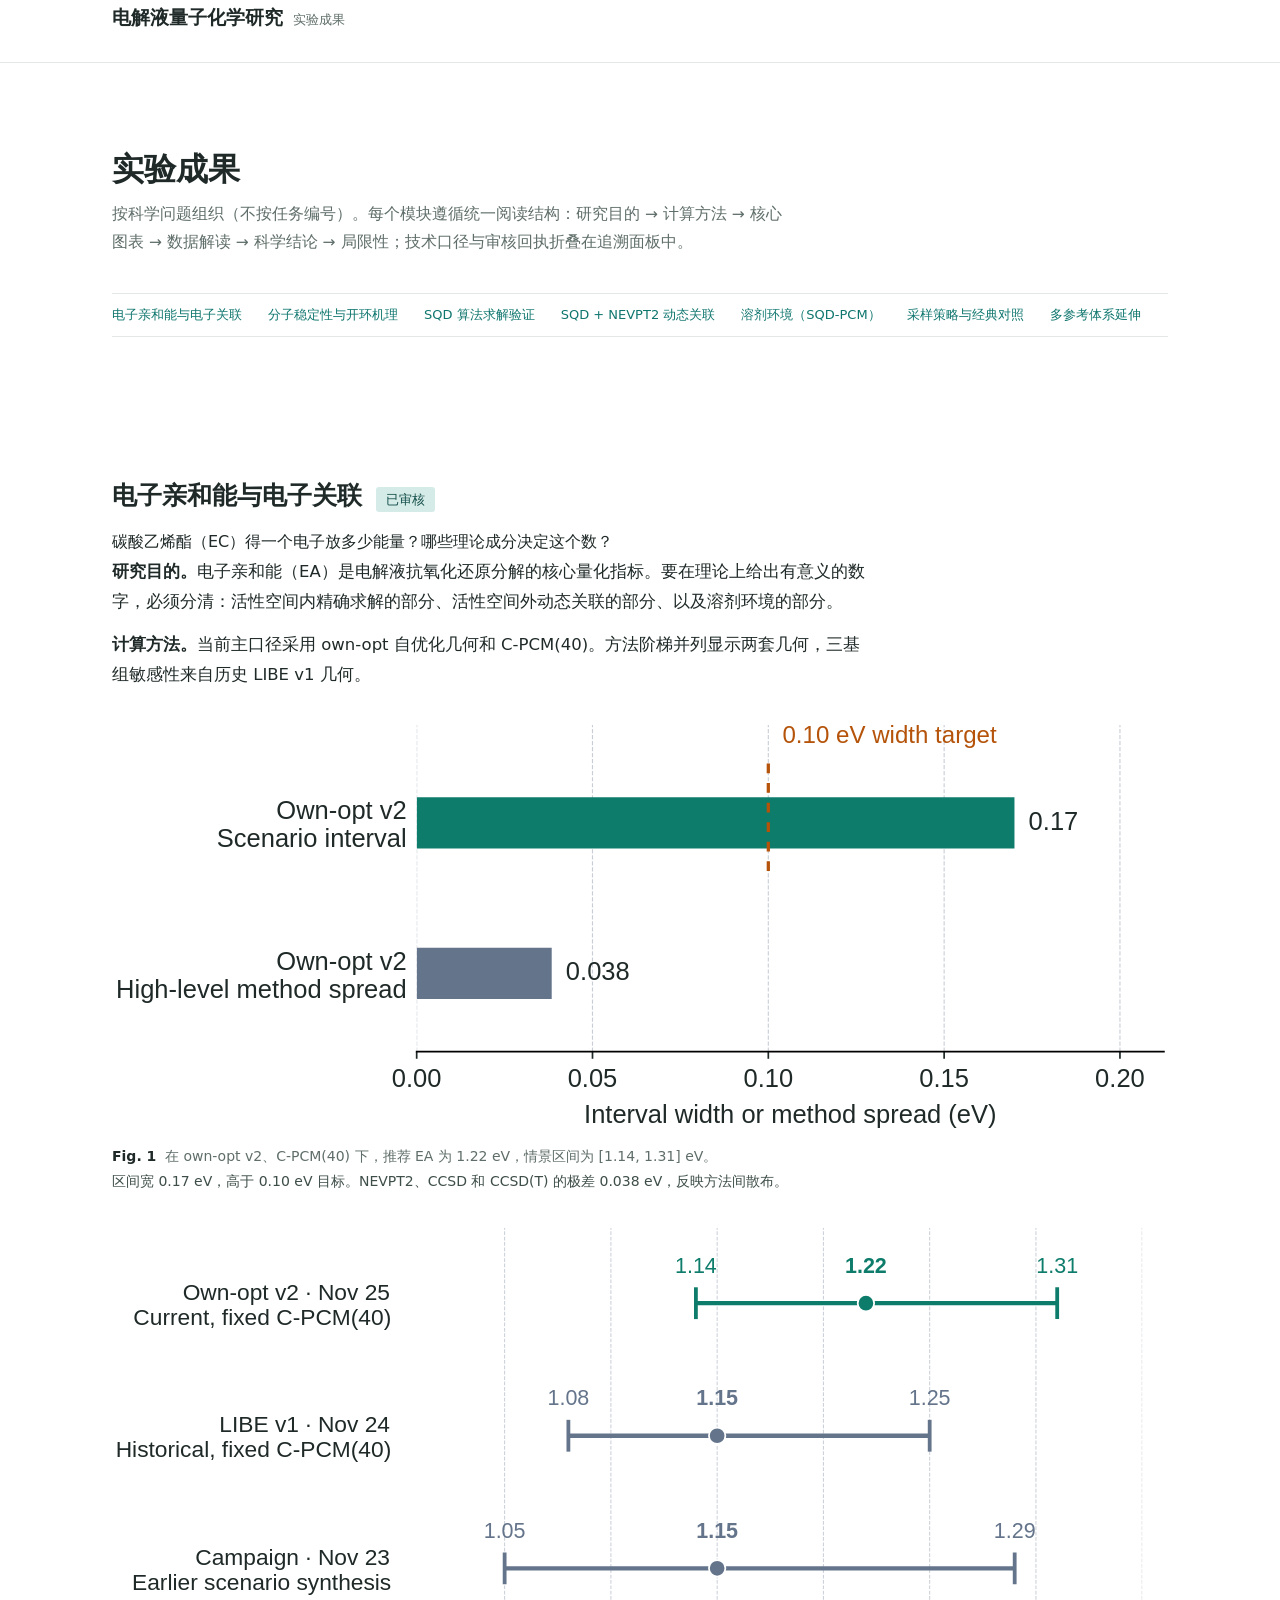
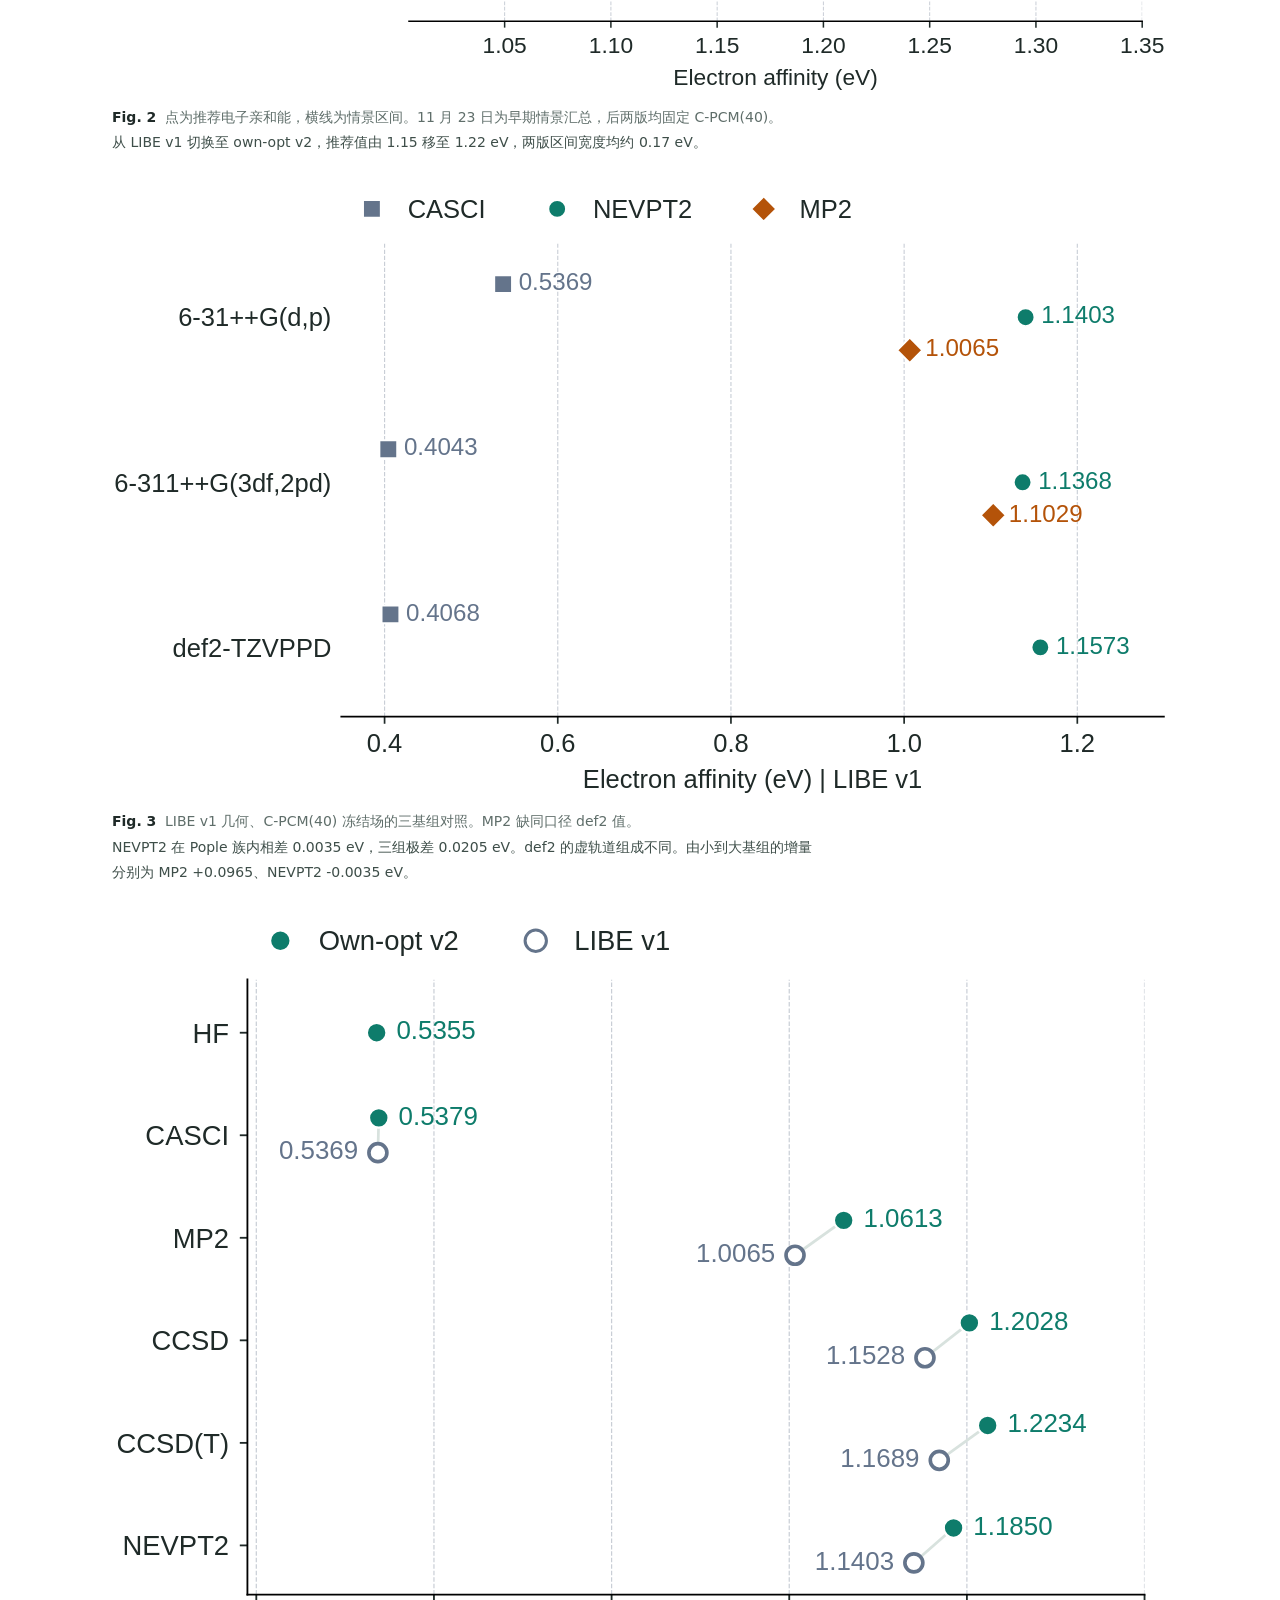
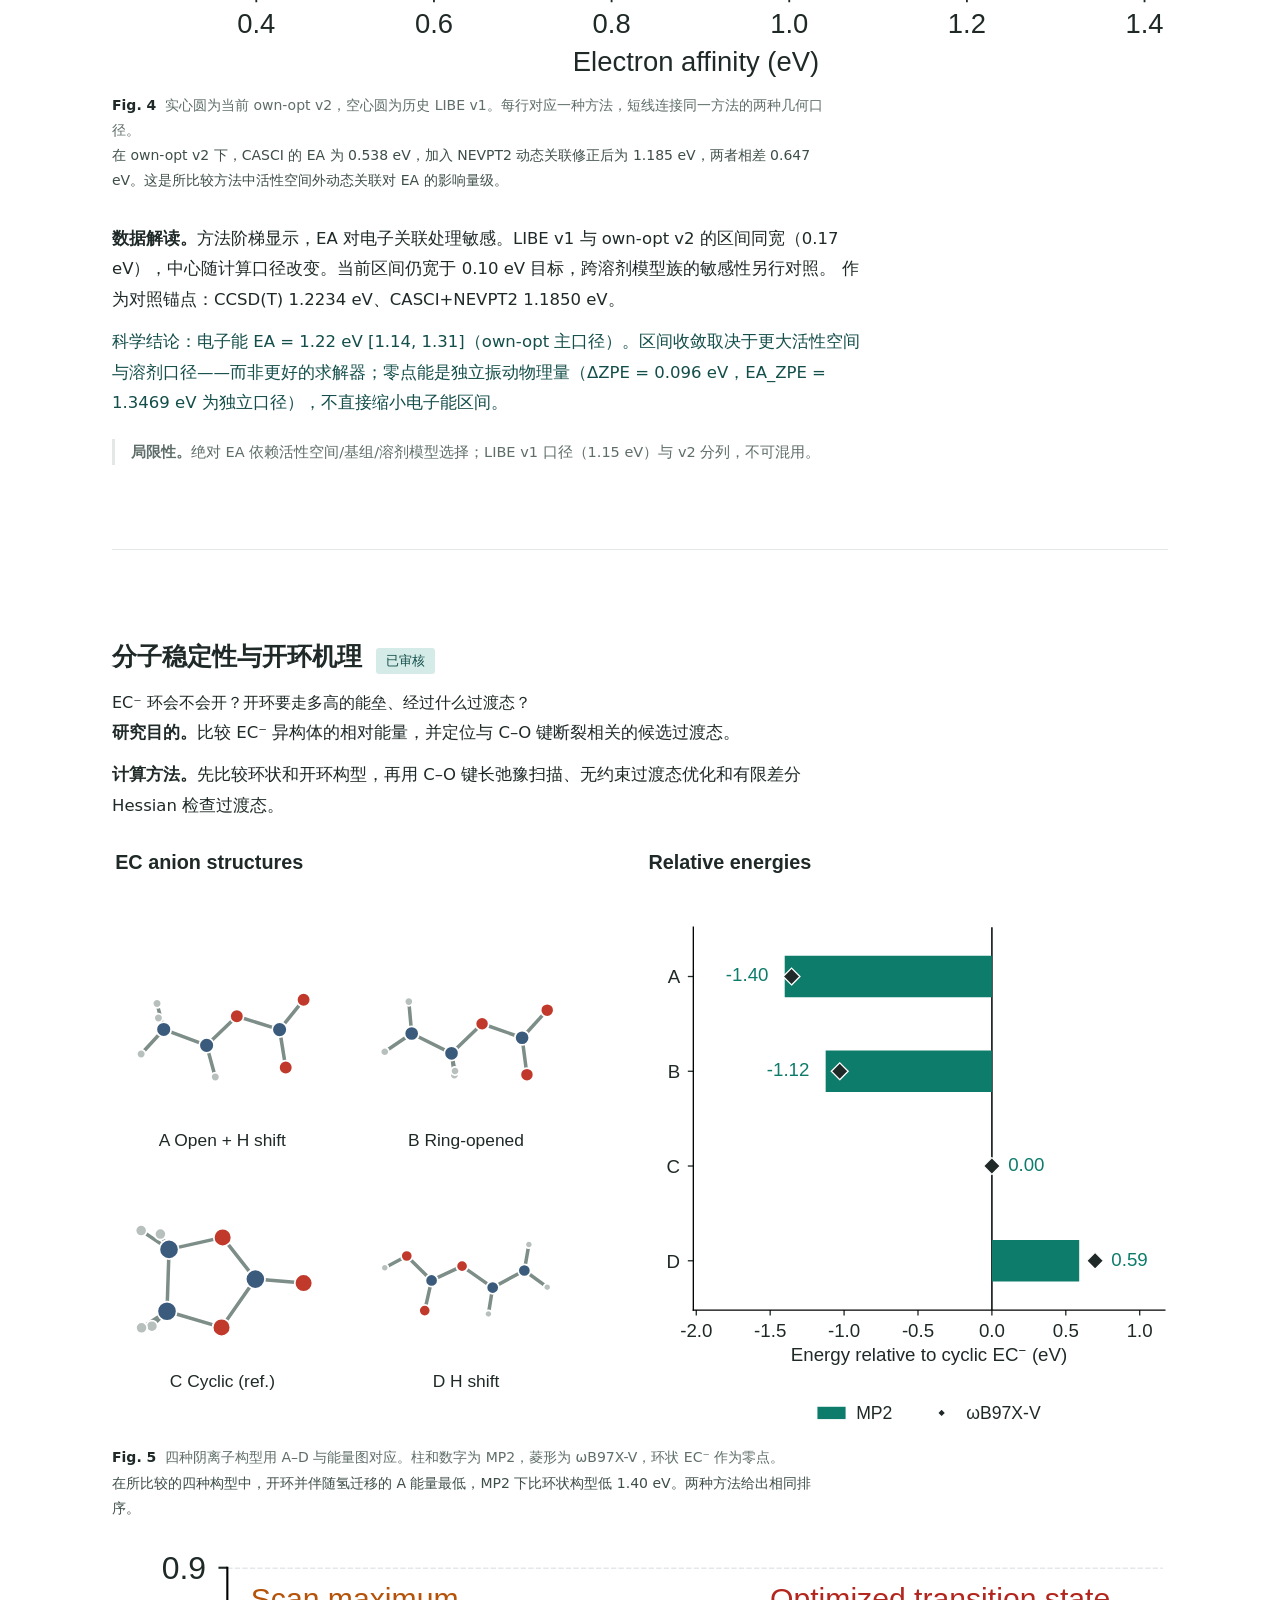
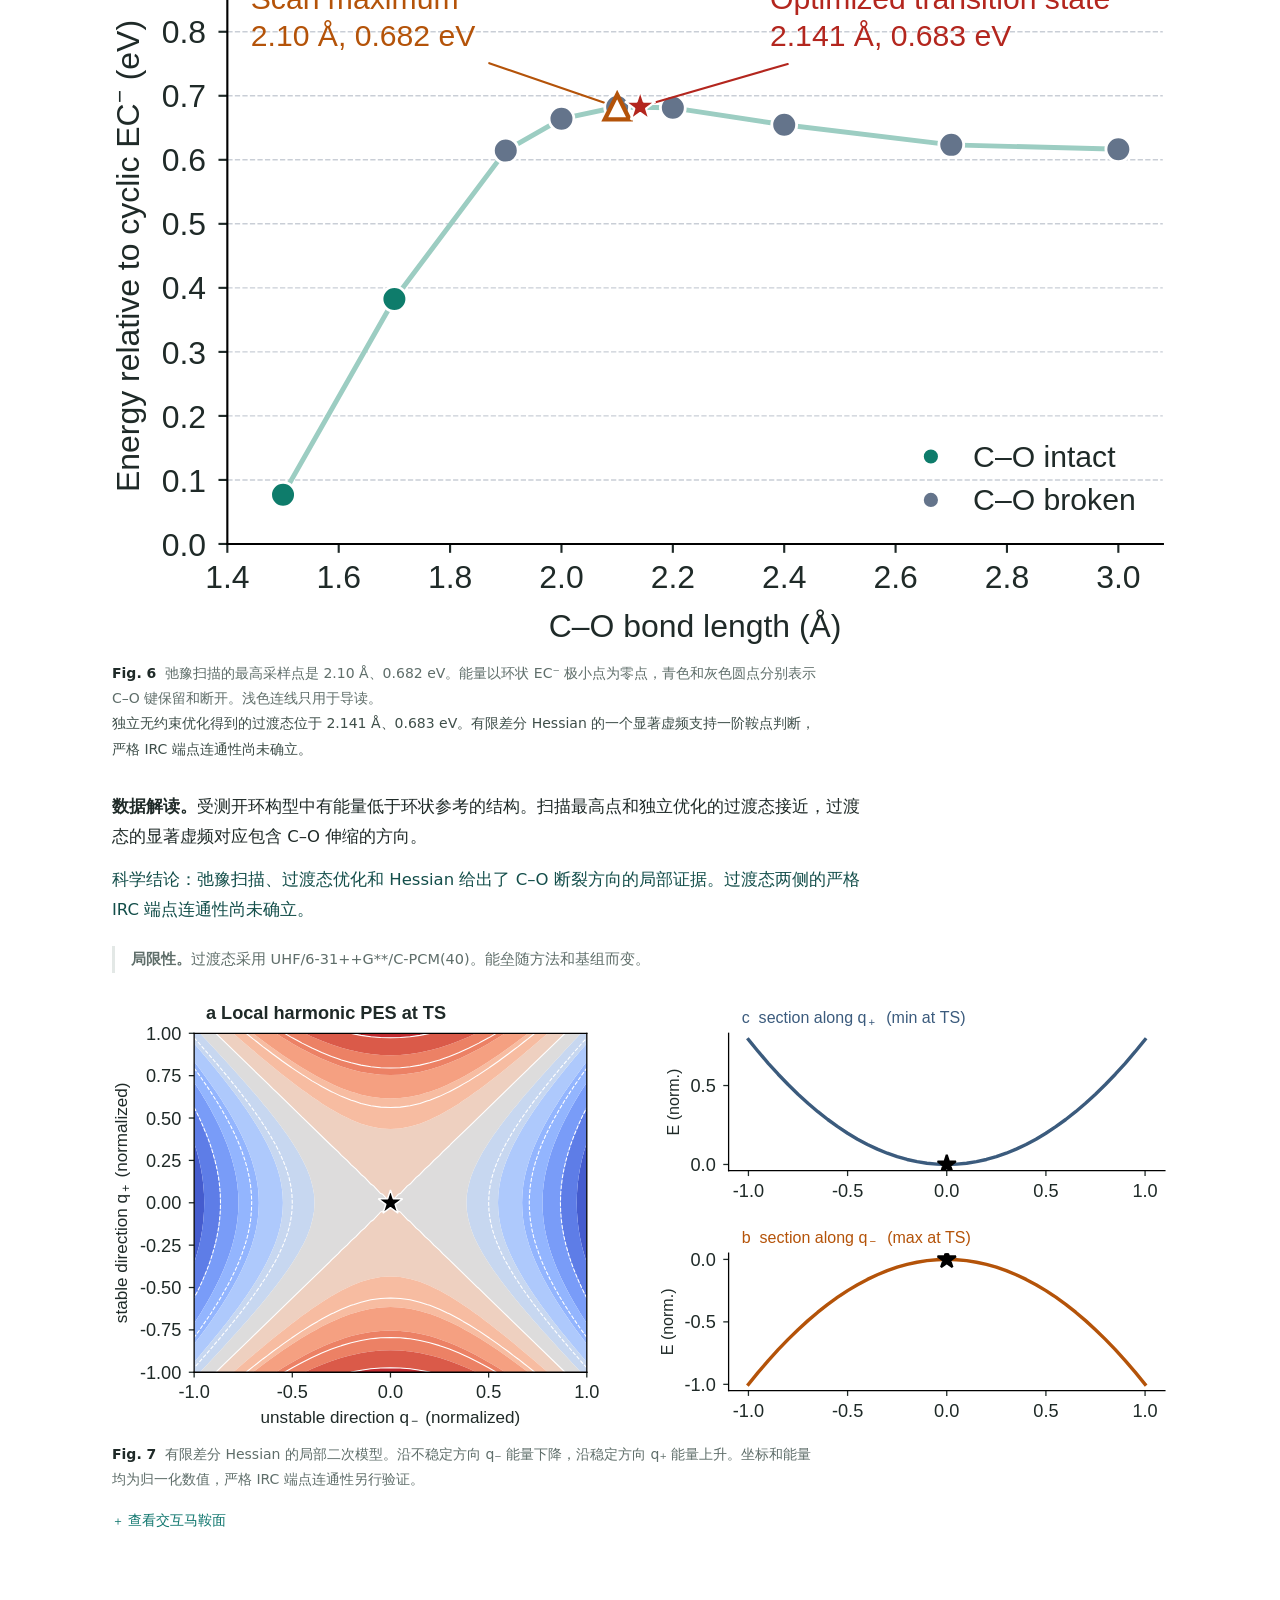
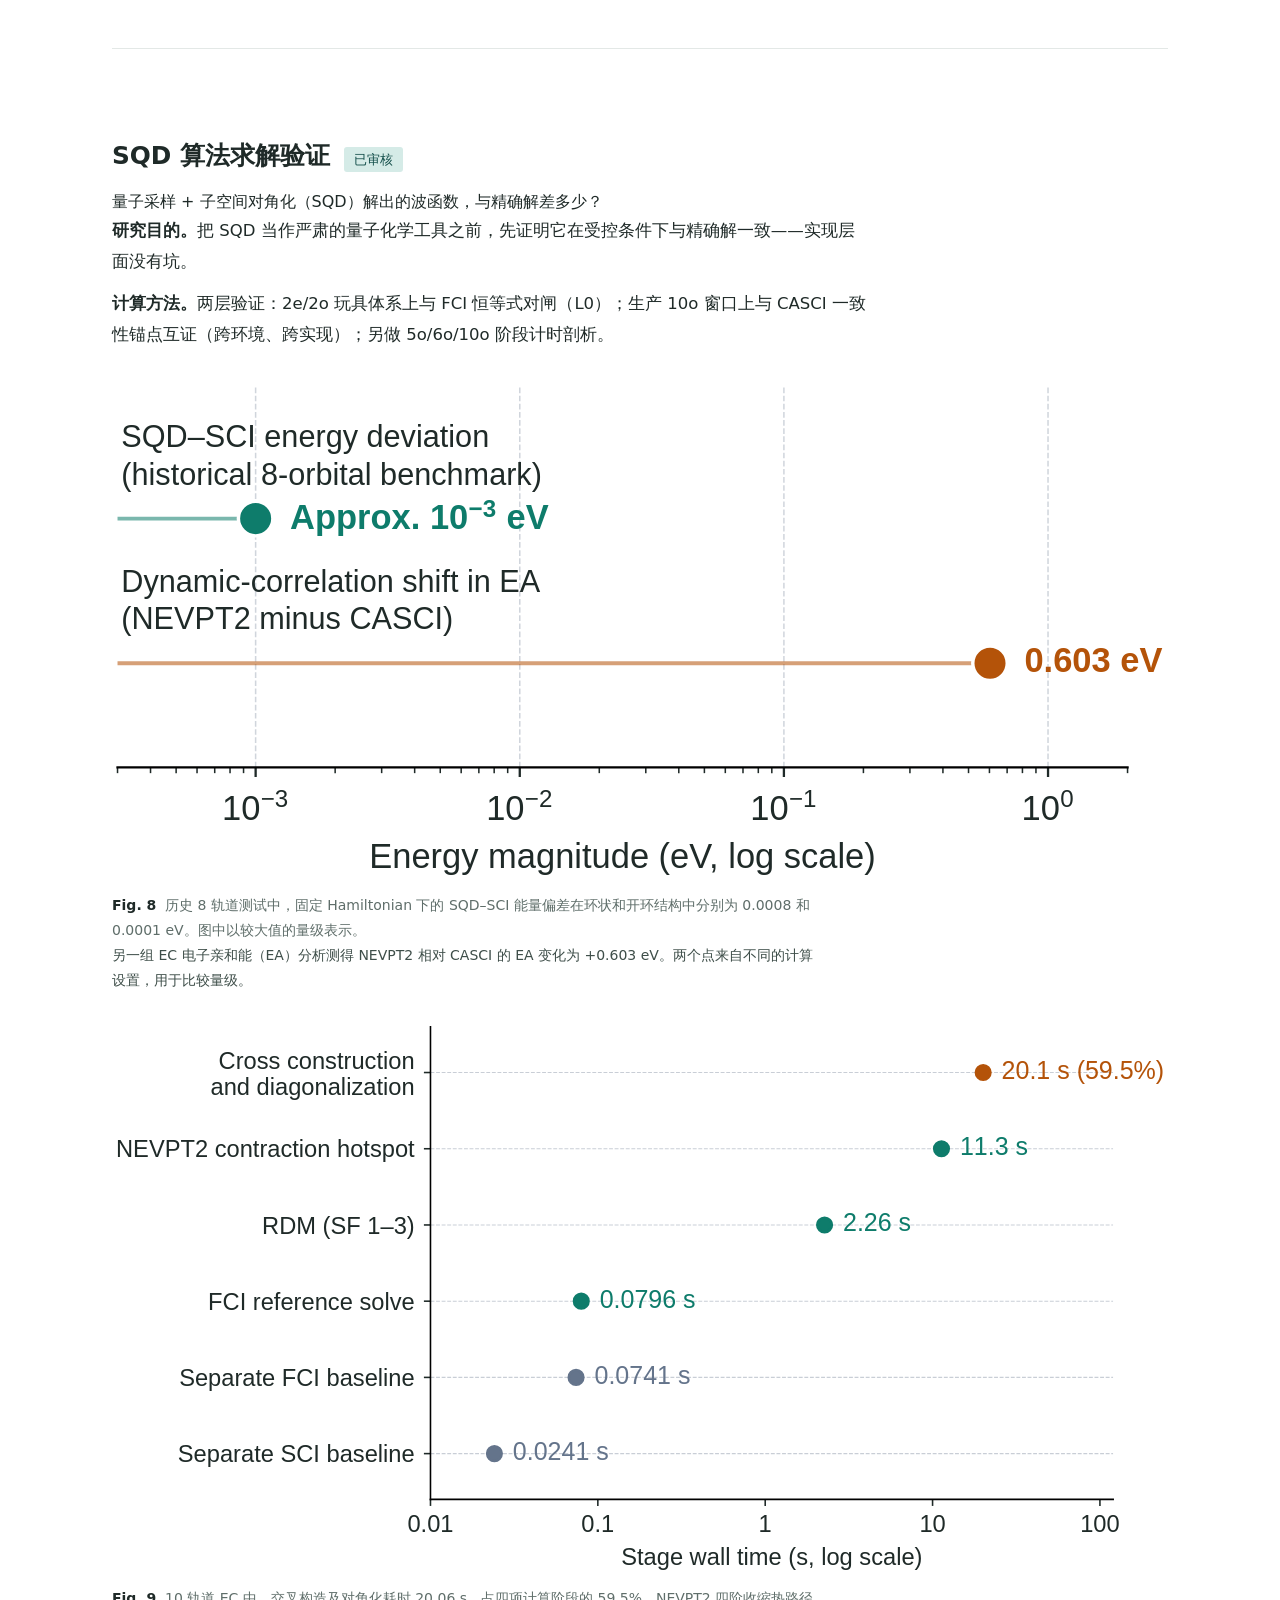
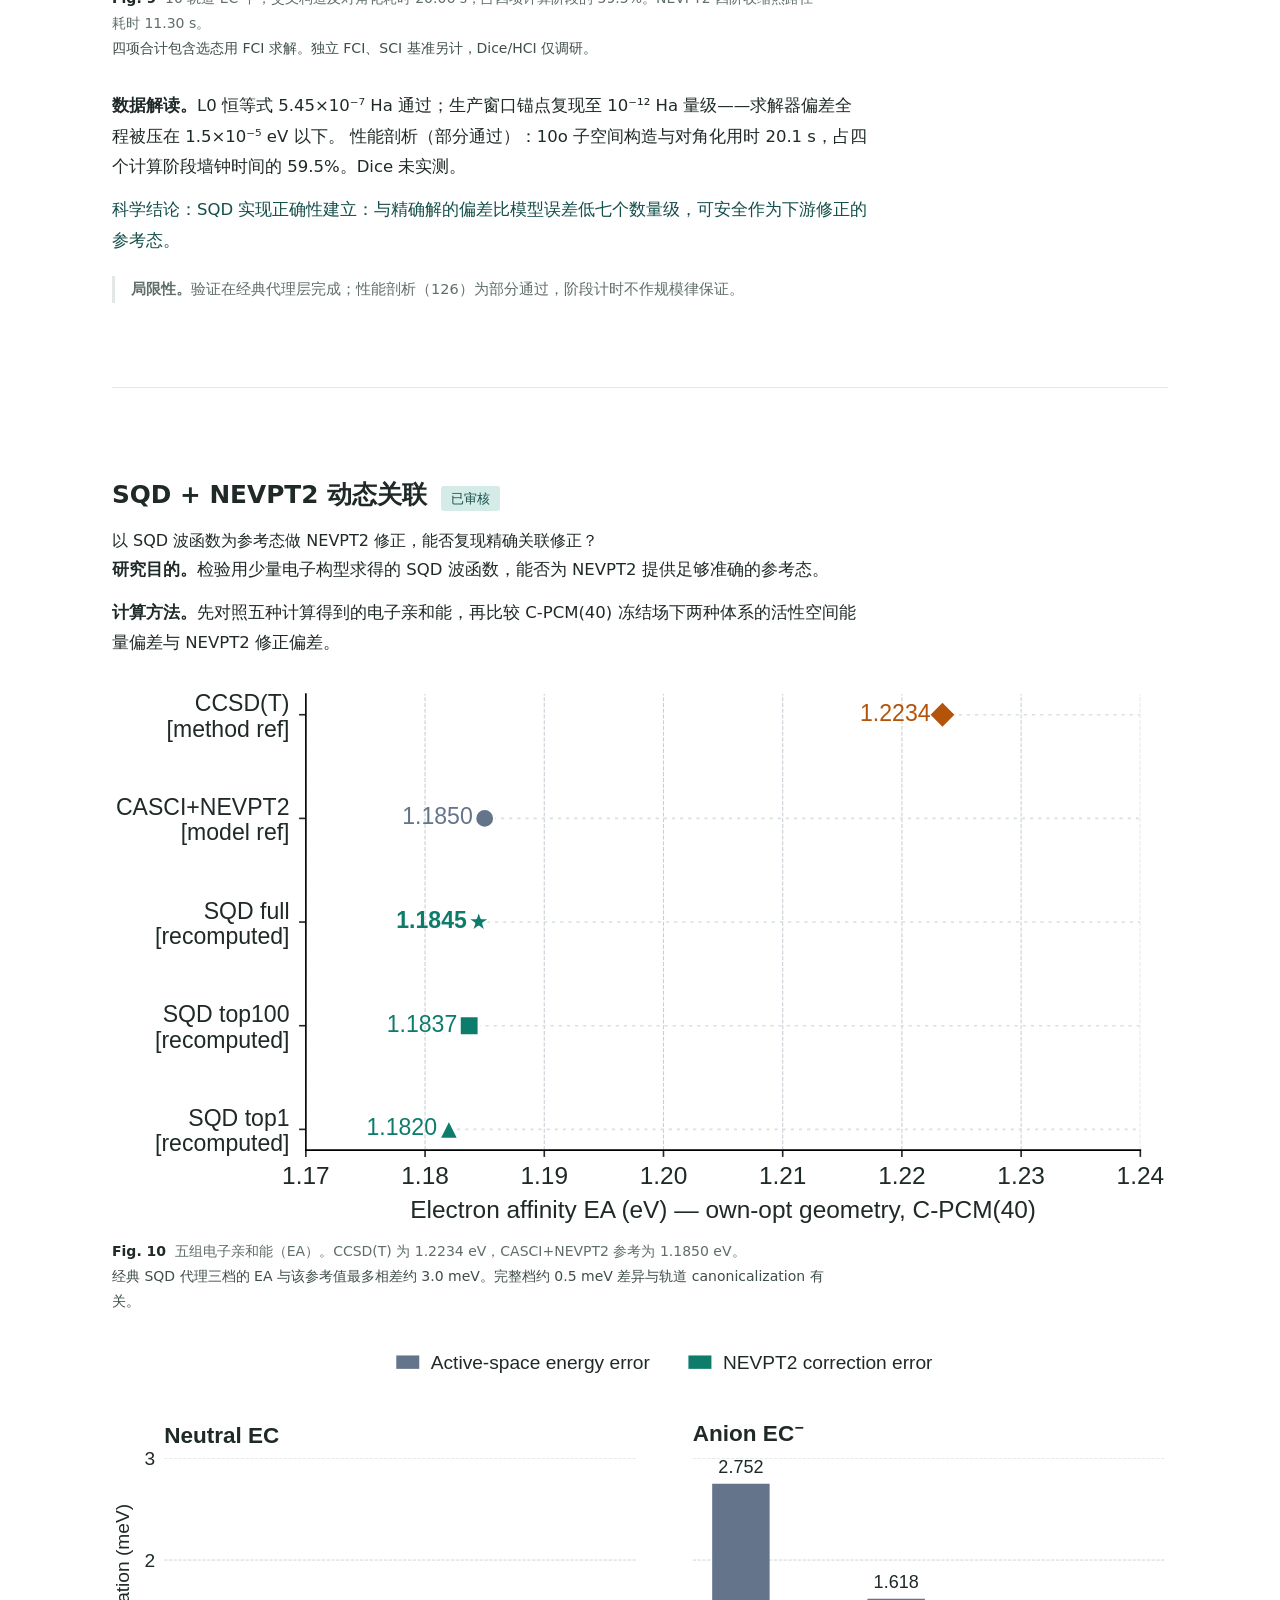
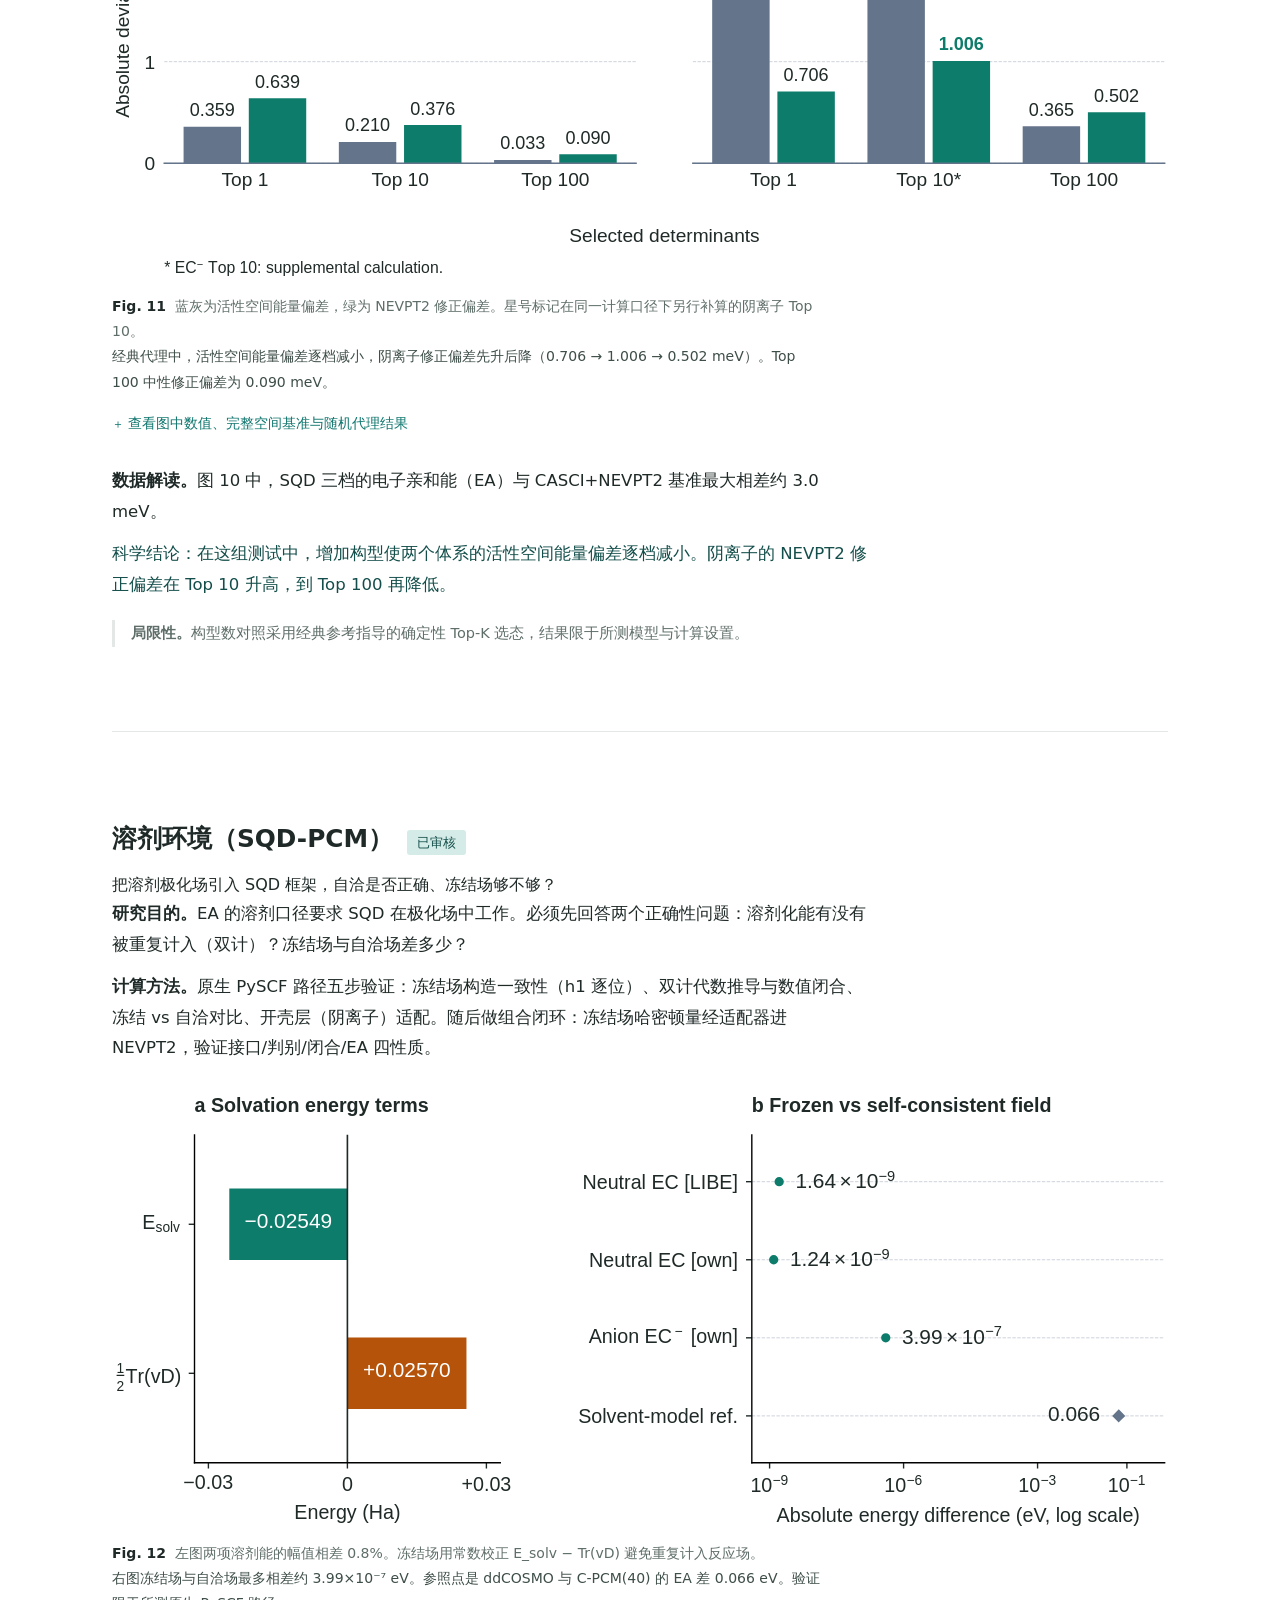
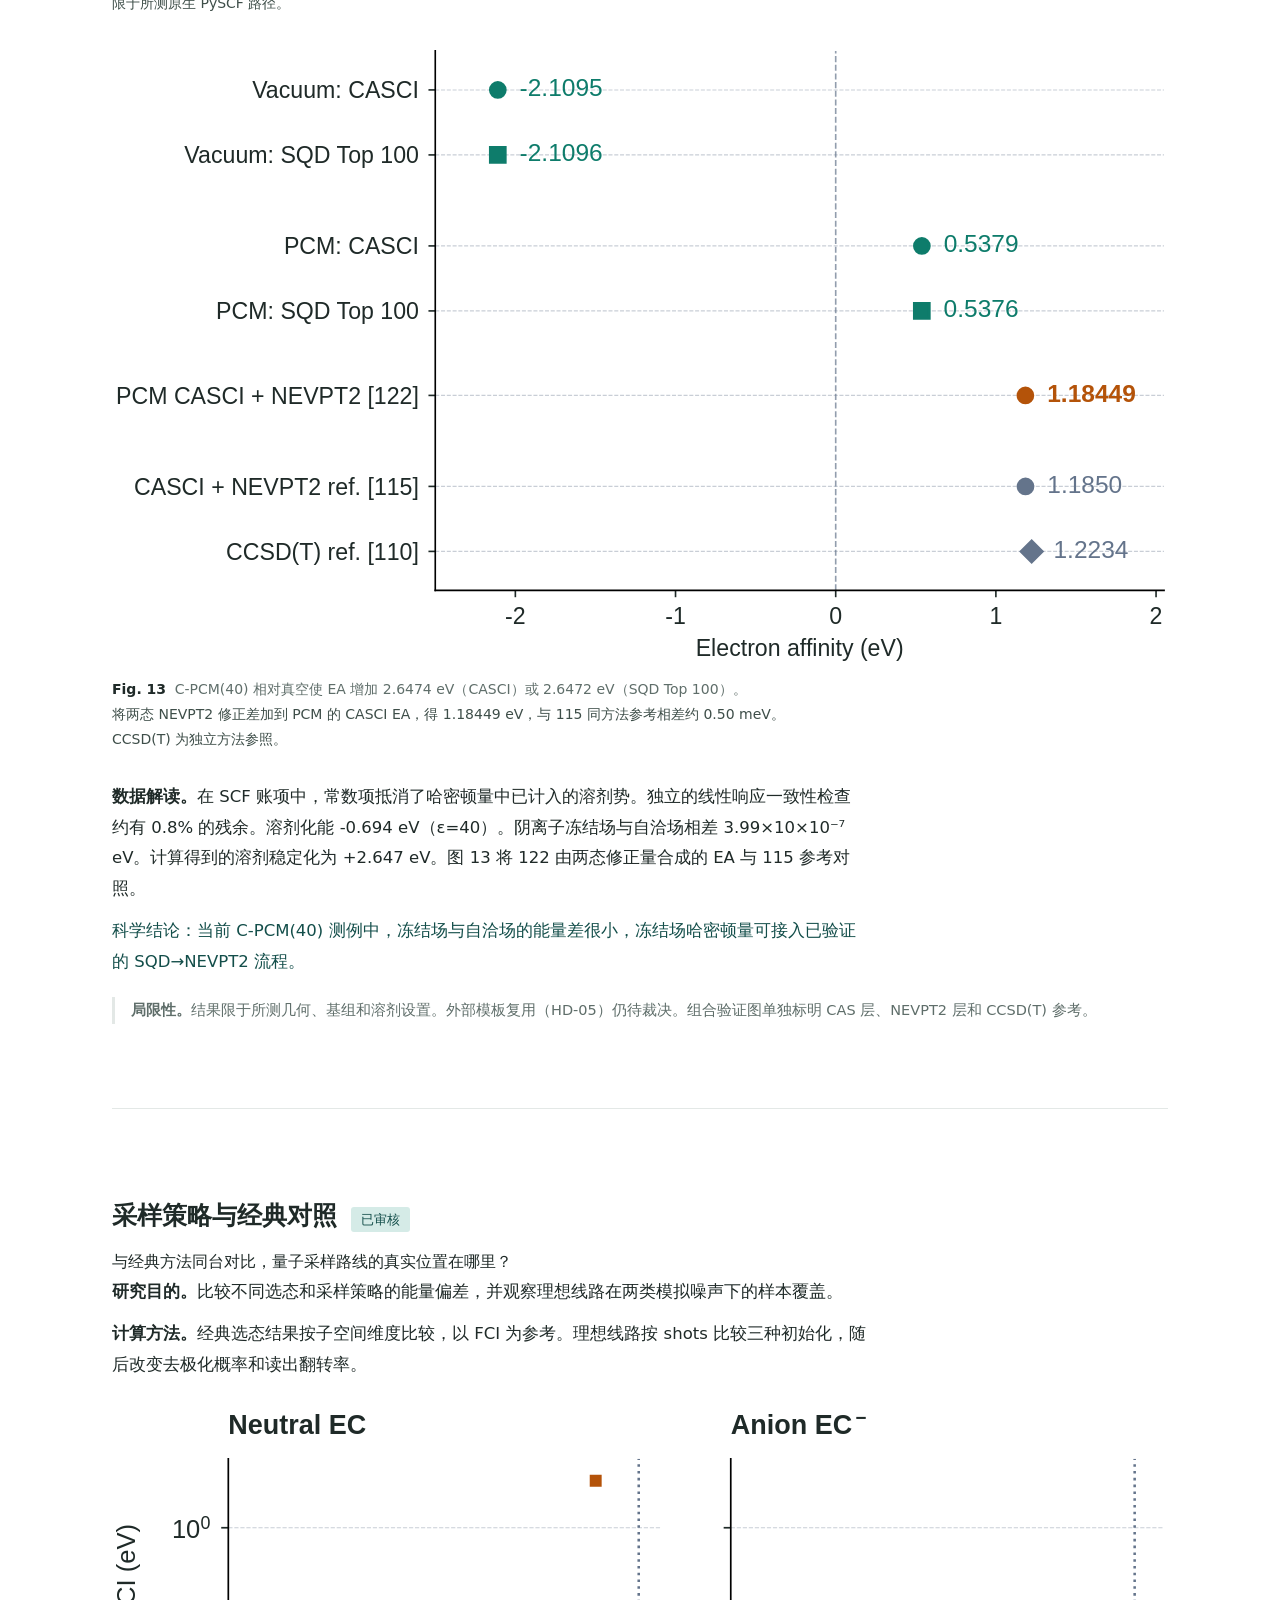
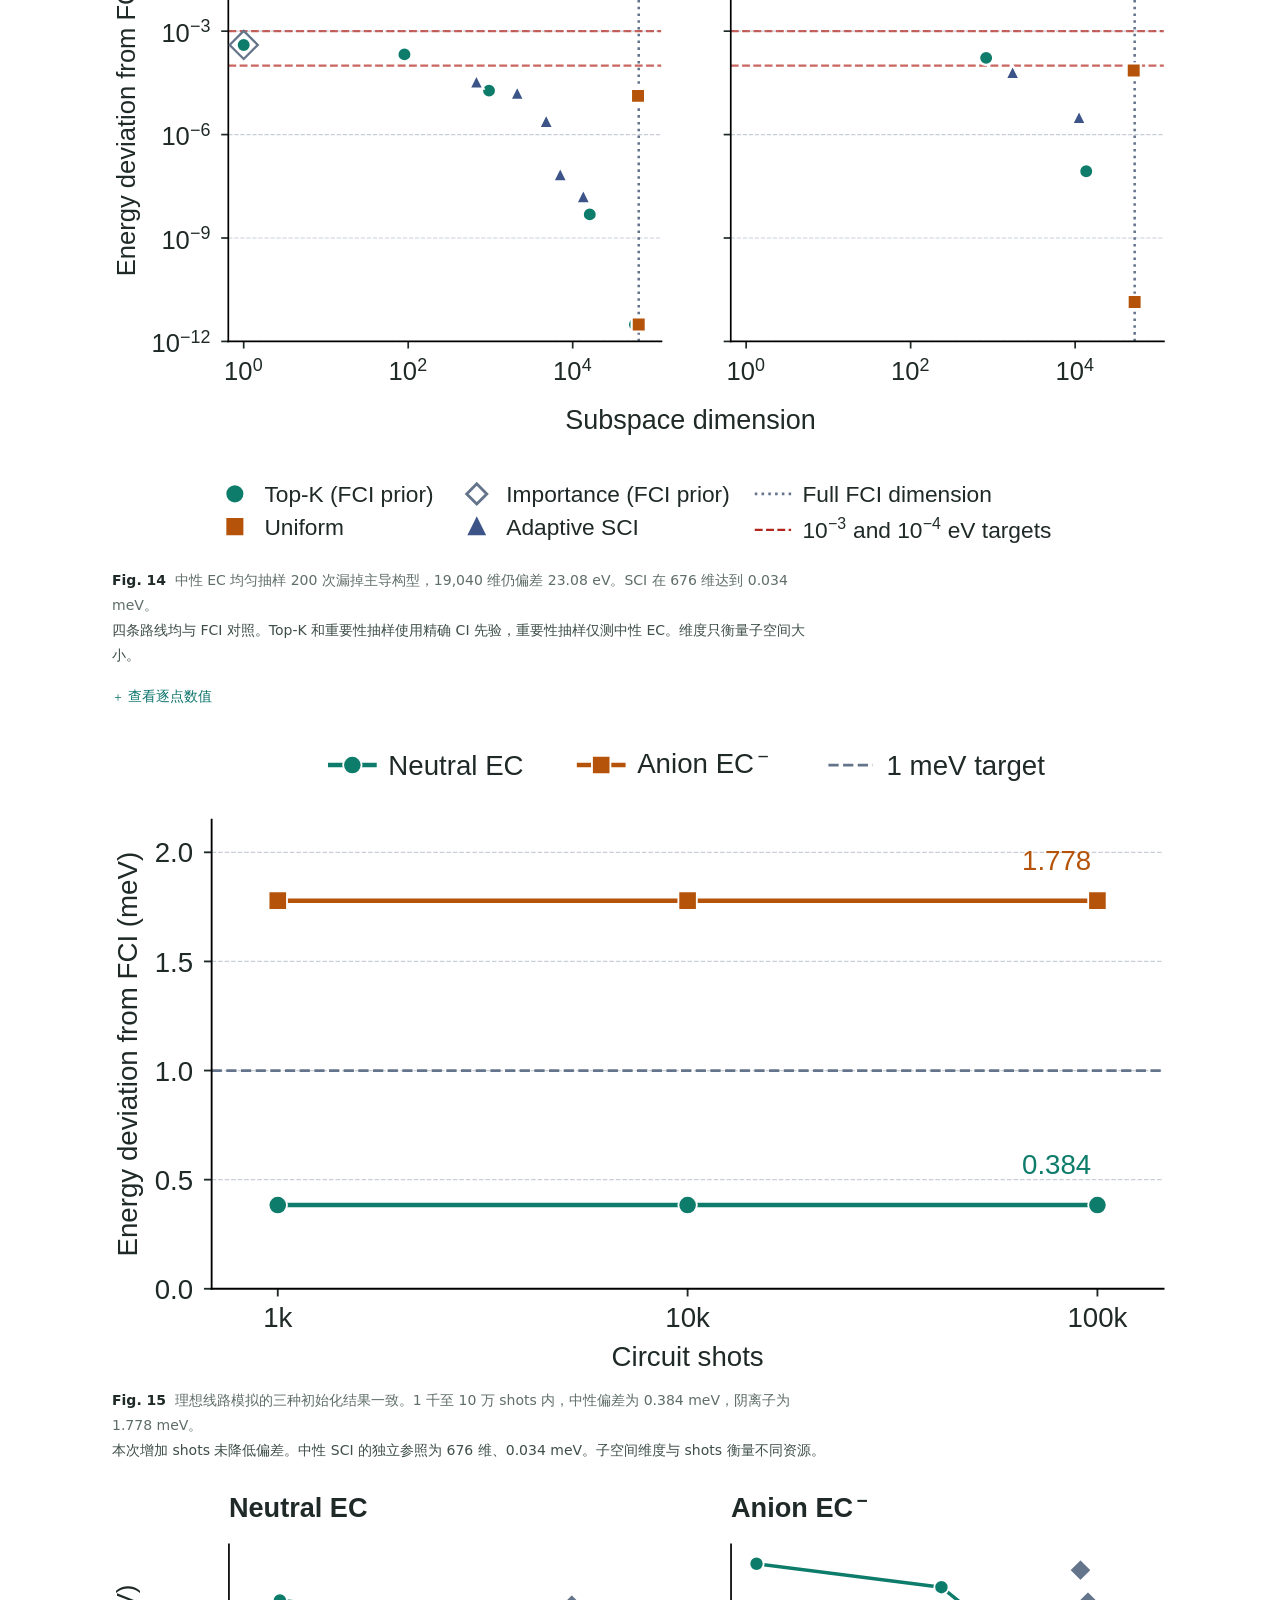
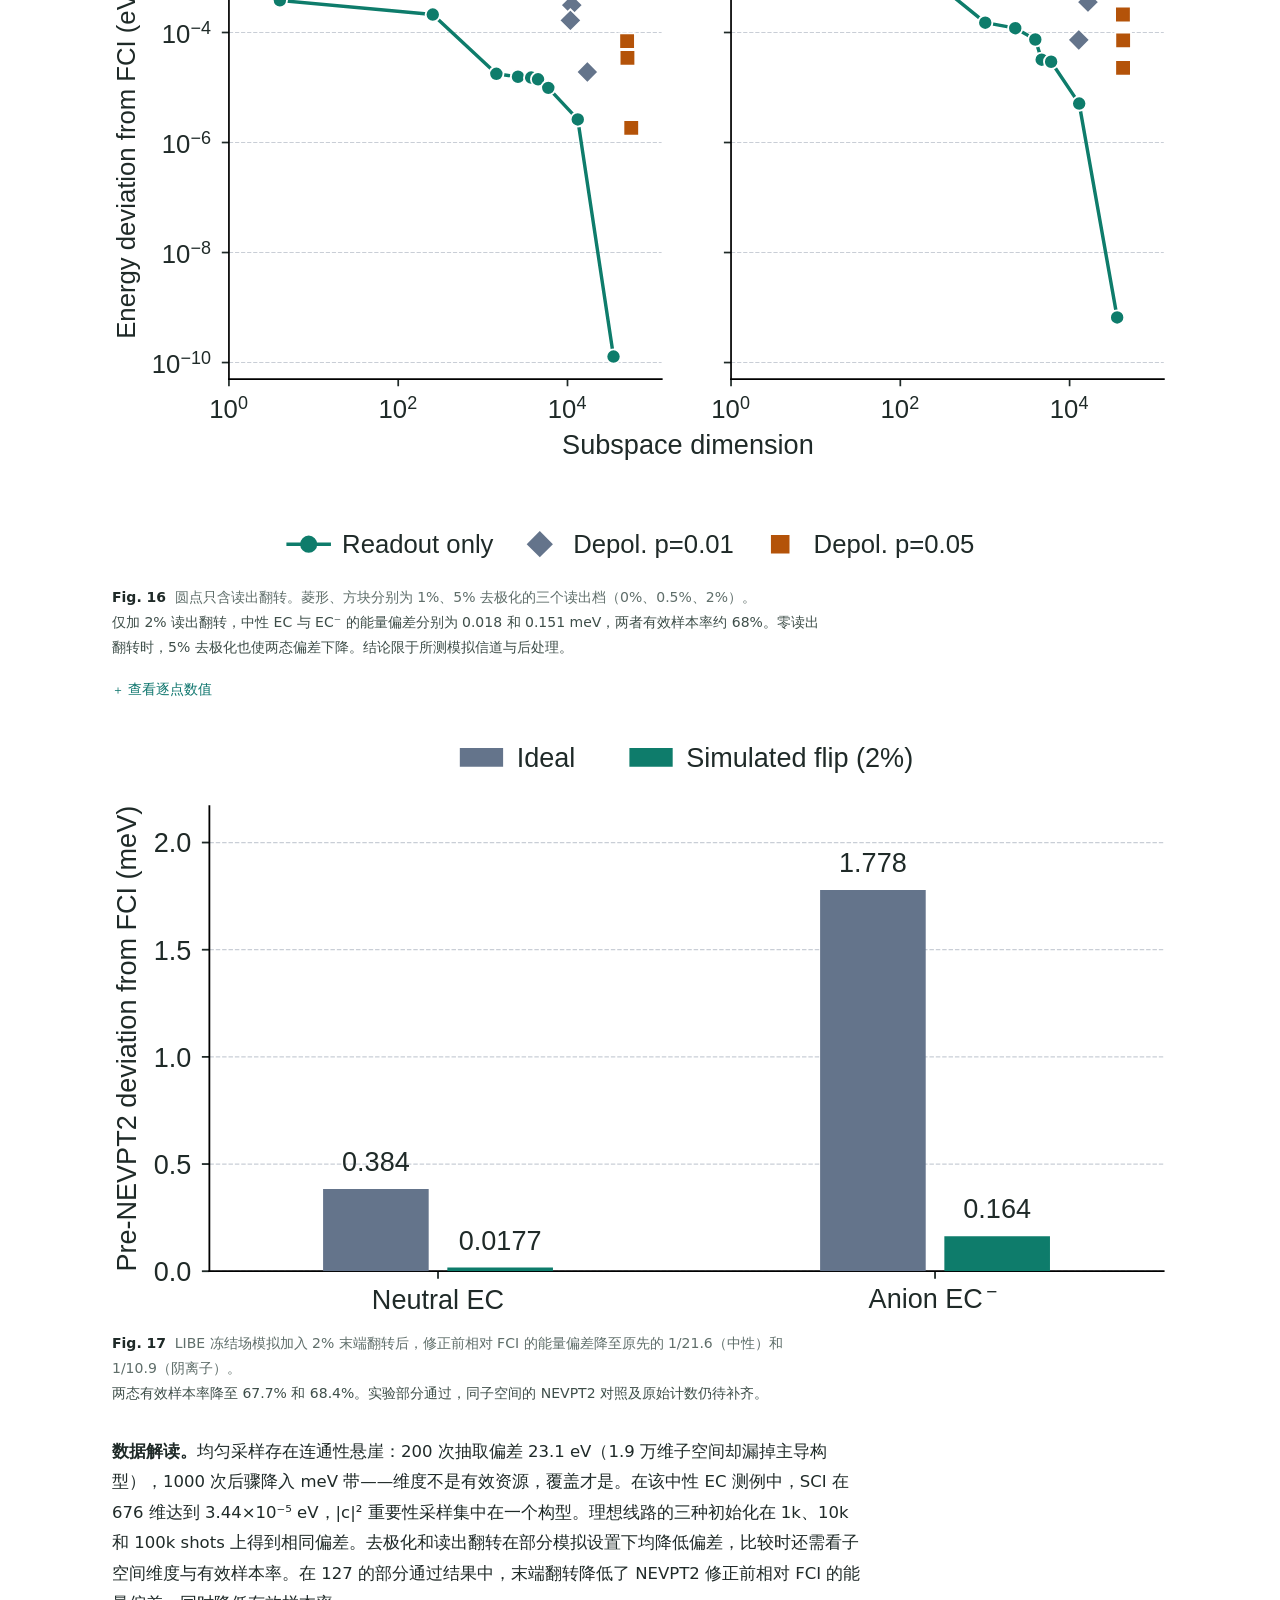
<file: docs/index.html>
<!doctype html>
<html lang="zh-CN"><head>
<meta charset="utf-8">
<meta name="release-version" content="research-results-20261126-r3">
<meta name="saddle-renderer" content="canvas-inline">
<meta name="viewport" content="width=device-width, initial-scale=1">
<title>实验成果 · 电解液量子化学研究</title>



<script id="saddle-inline-renderer">
document.addEventListener("DOMContentLoaded", () => {
(() => {
  const details = document.querySelector(".interactive-saddle");
  const plot = document.getElementById("saddle3d");
  if (!details || !plot) return;

  details.addEventListener("toggle", () => {
    if (!details.open || plot.dataset.ready) return;
    const canvas = plot.querySelector("canvas");
    const ctx = canvas.getContext("2d");
    if (!ctx) {
      plot.querySelector(".saddle-unavailable").hidden = false;
      return;
    }

    // Same finite-difference Hessian and normalization as the static sectional plot.
    const unstableSquared = Number(plot.dataset.unstableFrequency) ** 2;
    const stableSquared = Number(plot.dataset.stableFrequency) ** 2;
    const normalizer = Math.max(unstableSquared, stableSquared);
    const energy = (qMinus, qPlus) => (stableSquared * qPlus ** 2 - unstableSquared * qMinus ** 2) / normalizer;
    const steps = 40;
    const grid = [];
    const cells = [];
    const coordinate = index => -1 + 2 * index / steps;
    const gridIndex = (row, col) => row * (steps + 1) + col;
    const amber = [180, 83, 9];
    const zero = [247, 249, 248];
    const teal = [15, 118, 110];

    function color(value) {
      const endpoint = value < 0 ? amber : teal;
      const amount = Math.min(1, Math.abs(value));
      return `rgb(${zero.map((channel, i) => Math.round(channel + amount * (endpoint[i] - channel))).join(",")})`;
    }

    for (let row = 0; row <= steps; row++) {
      for (let col = 0; col <= steps; col++) {
        const x = coordinate(col);
        const y = coordinate(row);
        grid.push([x, y, energy(x, y)]);
      }
    }
    for (let row = 0; row < steps; row++) {
      for (let col = 0; col < steps; col++) {
        const indices = [gridIndex(row, col), gridIndex(row, col + 1),
          gridIndex(row + 1, col + 1), gridIndex(row + 1, col)];
        const center = indices.reduce((sum, index) => sum + grid[index][2], 0) / 4;
        cells.push({ indices, color: color(center) });
      }
    }

    const initialView = { azimuth: -0.72, elevation: 0.48, zoom: 1 };
    const view = { ...initialView };
    const clamp = (x, low, high) => Math.min(high, Math.max(low, x));
    const readout = document.getElementById("saddle-readout");
    const touches = new Map();
    let screenPoints = [];
    let visibleTiles = [];
    let selected = -1;
    let tap = null;
    let frame = 0;

    function draw() {
      frame = 0;
      const width = canvas.clientWidth;
      const height = canvas.clientHeight;
      if (!width || !height) return;
      const dpr = Math.min(window.devicePixelRatio || 1, 2);
      const bitmapWidth = Math.round(width * dpr);
      const bitmapHeight = Math.round(height * dpr);
      if (canvas.width !== bitmapWidth || canvas.height !== bitmapHeight) {
        canvas.width = bitmapWidth;
        canvas.height = bitmapHeight;
      }
      ctx.setTransform(dpr, 0, 0, dpr, 0, 0);
      ctx.clearRect(0, 0, width, height);
      ctx.fillStyle = "#fff";
      ctx.fillRect(0, 0, width, height);

      const sinA = Math.sin(view.azimuth);
      const cosA = Math.cos(view.azimuth);
      const sinE = Math.sin(view.elevation);
      const cosE = Math.cos(view.elevation);
      const scale = Math.min(width, height) * 0.285 * view.zoom;

      function project([x, y, z]) {
        const forward = x * cosA + y * sinA;
        const right = -x * sinA + y * cosA;
        return {
          x: width / 2 + scale * right,
          y: height * 0.51 + scale * (sinE * forward - cosE * z),
          depth: cosE * forward + sinE * z,
        };
      }

      function line(a, b) {
        ctx.beginPath();
        ctx.moveTo(a.x, a.y);
        ctx.lineTo(b.x, b.y);
        ctx.stroke();
      }

      ctx.strokeStyle = "#dbe3e0";
      ctx.lineWidth = 1;
      for (const mark of [-1, -0.5, 0, 0.5, 1]) {
        line(project([-1, mark, -1]), project([1, mark, -1]));
        line(project([mark, -1, -1]), project([mark, 1, -1]));
      }
      const frontX = cosA >= 0 ? 1 : -1;
      const frontY = sinA >= 0 ? 1 : -1;
      const leftX = frontY;
      const leftY = -frontX;
      const corner = project([frontX, frontY, -1]);
      const axes = [
        { start: corner, end: project([-frontX, frontY, -1]), label: "q₋" },
        { start: corner, end: project([frontX, -frontY, -1]), label: "q₊" },
        { start: project([leftX, leftY, -1]), end: project([leftX, leftY, 1]), label: "E (norm.)" },
      ];
      ctx.strokeStyle = "#647770";
      axes.forEach(({ start, end }) => line(start, end));

      screenPoints = grid.map(project);
      visibleTiles = cells.map(cell => {
        const points = cell.indices.map(index => screenPoints[index]);
        const depth = points.reduce((sum, point) => sum + point.depth, 0) / 4;
        return { points, indices: cell.indices, color: cell.color, depth };
      }).sort((a, b) => a.depth - b.depth);
      ctx.lineWidth = 0.7;
      for (const tile of visibleTiles) {
        const [first, ...rest] = tile.points;
        ctx.beginPath();
        ctx.moveTo(first.x, first.y);
        rest.forEach(point => ctx.lineTo(point.x, point.y));
        ctx.closePath();
        ctx.fillStyle = tile.color;
        ctx.strokeStyle = tile.color;
        ctx.fill();
        ctx.stroke();
      }

      ctx.font = "600 13px system-ui, sans-serif";
      ctx.textBaseline = "middle";
      ctx.lineJoin = "round";
      for (const { start, end, label } of axes) {
        if (end.x < 2 || end.x > width - 2 || end.y < 2 || end.y > height - 2) continue;
        const x = clamp(end.x + (end.x > start.x ? 7 : -21), 5, width - ctx.measureText(label).width - 5);
        const y = clamp(end.y - 8, 9, height - 9);
        ctx.strokeStyle = "#fff";
        ctx.lineWidth = 3;
        ctx.strokeText(label, x, y);
        ctx.fillStyle = "#1a342c";
        ctx.fillText(label, x, y);
      }
      if (selected >= 0) {
        const point = screenPoints[selected];
        ctx.beginPath();
        ctx.arc(point.x, point.y, 4, 0, Math.PI * 2);
        ctx.fillStyle = "#17372e";
        ctx.fill();
        ctx.strokeStyle = "#fff";
        ctx.lineWidth = 1.5;
        ctx.stroke();
      }

      canvas.dataset.azimuth = view.azimuth.toFixed(4);
      canvas.dataset.elevation = view.elevation.toFixed(4);
      canvas.dataset.zoom = view.zoom.toFixed(4);
    }

    function schedule() {
      if (!frame) frame = requestAnimationFrame(draw);
    }

    function setView(azimuth, elevation, zoom) {
      view.azimuth = azimuth % (Math.PI * 2);
      view.elevation = clamp(elevation, -1.05, 1.28);
      view.zoom = clamp(zoom, 0.65, 2.8);
      schedule();
    }

    function selectPoint(event) {
      const box = canvas.getBoundingClientRect();
      const tapPoint = { x: event.clientX - box.left - canvas.clientLeft,
        y: event.clientY - box.top - canvas.clientTop };
      const side = (a, b, p) => (b.x - a.x) * (p.y - a.y) - (b.y - a.y) * (p.x - a.x);
      function covers(a, b, c) {
        const area = side(a, b, c);
        if (Math.abs(area) < 0.01) return false;
        const direction = Math.sign(area);
        return [side(a, b, tapPoint), side(b, c, tapPoint), side(c, a, tapPoint)]
          .every(edge => direction * edge >= -0.01);
      }

      // The last painted face covering the tap is the visible side of the saddle.
      const distance = index => (screenPoints[index].x - tapPoint.x) ** 2 + (screenPoints[index].y - tapPoint.y) ** 2;
      let hit = -1;
      for (let i = visibleTiles.length - 1; i >= 0; i--) {
        const { points: [a, b, c, d], indices } = visibleTiles[i];
        if (!covers(a, b, c) && !covers(a, c, d)) continue;
        hit = indices.reduce((best, index) => distance(index) < distance(best) ? index : best);
        break;
      }
      if (hit < 0) return;
      selected = hit;
      const [qMinus, qPlus, value] = grid[selected];
      readout.textContent = `q₋ = ${qMinus.toFixed(2)}，q₊ = ${qPlus.toFixed(2)}，E (norm.) = ${value.toFixed(4)}`;
      schedule();
    }

    function touchGap() {
      if (touches.size < 2) return 0;
      const [first, second] = touches.values();
      return Math.hypot(first.x - second.x, first.y - second.y);
    }

    canvas.addEventListener("pointerdown", event => {
      if (event.button !== 0) return;
      touches.set(event.pointerId, { x: event.clientX, y: event.clientY });
      canvas.setPointerCapture(event.pointerId);
      tap = touches.size === 1 ? { id: event.pointerId, distance: 0 } : null;
    });
    canvas.addEventListener("pointermove", event => {
      const before = touches.get(event.pointerId);
      if (!before) return;
      const gap = touchGap();
      touches.set(event.pointerId, { x: event.clientX, y: event.clientY });
      if (gap > 0) {
        setView(view.azimuth, view.elevation, view.zoom * touchGap() / gap);
      } else {
        const dx = event.clientX - before.x;
        const dy = event.clientY - before.y;
        if (tap) {
          tap.distance += Math.hypot(dx, dy);
          if (tap.distance < 5) return;
        }
        setView(view.azimuth - dx * 0.012, view.elevation + dy * 0.012, view.zoom);
      }
    });
    function finishPointer(event) {
      if (tap?.id === event.pointerId) {
        if (event.type === "pointerup" && tap.distance < 5) selectPoint(event);
        tap = null;
      }
      touches.delete(event.pointerId);
    }
    for (const name of ["pointerup", "pointercancel", "lostpointercapture"]) canvas.addEventListener(name, finishPointer);

    const actions = {
      left: () => setView(view.azimuth + 0.24, view.elevation, view.zoom),
      right: () => setView(view.azimuth - 0.24, view.elevation, view.zoom),
      up: () => setView(view.azimuth, view.elevation + 0.18, view.zoom),
      down: () => setView(view.azimuth, view.elevation - 0.18, view.zoom),
      zoomIn: () => setView(view.azimuth, view.elevation, view.zoom * 1.2),
      zoomOut: () => setView(view.azimuth, view.elevation, view.zoom / 1.2),
      reset: () => setView(initialView.azimuth, initialView.elevation, initialView.zoom),
    };
    for (const button of plot.querySelectorAll("button[data-view-action]")) {
      button.addEventListener("click", actions[button.dataset.viewAction]);
    }
    const keys = { ArrowLeft: "left", ArrowRight: "right", ArrowUp: "up", ArrowDown: "down",
      "+": "zoomIn", "=": "zoomIn", "-": "zoomOut", Home: "reset" };
    canvas.addEventListener("keydown", event => {
      if (!Object.hasOwn(keys, event.key)) return;
      event.preventDefault();
      actions[keys[event.key]]();
    });

    plot.dataset.ready = "true";
    for (const element of plot.querySelectorAll("[data-canvas-ui]")) element.hidden = false;
    if (typeof ResizeObserver === "function") new ResizeObserver(schedule).observe(canvas);
    else window.addEventListener("resize", schedule);
    details.addEventListener("toggle", schedule);
    schedule();
  });
})();

(() => {
  const dialog = document.createElement("dialog");
  if (typeof dialog.showModal !== "function") return;
  dialog.id = "lightbox";
  dialog.setAttribute("aria-label", "图表放大视图");
  dialog.innerHTML = '<button class="lightbox-close" type="button" autofocus>关闭</button>'
    + '<img alt=""><p class="cap"><strong class="lightbox-number"></strong><span class="lightbox-caption"></span></p>';
  document.body.append(dialog);
  let trigger = null;
  const enlarged = dialog.querySelector("img");
  dialog.querySelector("button").addEventListener("click", () => dialog.close());
  dialog.addEventListener("click", event => {
    if (event.target === dialog || event.target === enlarged) dialog.close();
  });
  dialog.addEventListener("close", () => {
    dialog.classList.remove("on");
    if (trigger) trigger.focus({ preventScroll: true });
  });
  document.addEventListener("click", event => {
    const link = event.target.closest(".figure-zoom");
    if (!link || event.metaKey || event.ctrlKey || event.shiftKey || event.altKey) return;
    const img = link.querySelector("img");
    const fig = link.closest("figure");
    trigger = link;
    event.preventDefault();
    enlarged.src = (img.currentSrc || img.src).replace("/svg/", "/png/").replace(/\.svg$/, ".png");
    enlarged.alt = img.alt;
    dialog.querySelector(".lightbox-number").textContent = fig.querySelector(".figure-number").textContent;
    dialog.querySelector(".lightbox-caption").innerText = fig.querySelector(".figure-caption-text").innerText;
    dialog.showModal();
    dialog.classList.add("on");
  });

})();
});
</script>
<style>/* site.css — 电解液量子化学科研网站 · 方向 A「刊」
   设计系统唯一实现（DESIGN.md v2）。青绿主色 / 白底 / 期刊式层级。 */

:root {
  --ink: #1F2A28;
  --teal: #0F766E;
  --teal-deep: #134E4A;
  --teal-tint: #D5EBE7;
  --paper: #FFFFFF;
  --canvas: #F4F6F5;
  --muted: #5F6E6A;
  --hairline: #E3E8E6;
  --amber: #B45309;
  --amber-tint: #FBEEDC;
  --serif: "Noto Serif SC", "Songti SC", serif;
  --sans: "Noto Sans SC", "Microsoft YaHei", sans-serif;
  --w-wide: 1120px;
  --w-read: 860px;
}

* { box-sizing: border-box; margin: 0; padding: 0; }
html { scroll-behavior: smooth; }
body {
  background: var(--paper); color: var(--ink);
  font-family: var(--sans); font-size: 16.5px; line-height: 1.85;
  font-variant-numeric: tabular-nums;
  -webkit-font-smoothing: antialiased;
}
a { color: var(--teal); text-decoration: none; }
a:hover { text-decoration: underline; text-underline-offset: 3px; }
:focus-visible { outline: 2px solid var(--teal); outline-offset: 2px; }
img, svg { max-width: 100%; }

.wrap { max-width: var(--w-wide); margin: 0 auto; padding: 0 32px; }
.measure { max-width: 72ch; }

/* ---------- 顶栏 ---------- */
header.top { position: sticky; top: 0; background: rgba(255,255,255,.95); backdrop-filter: blur(8px);
  border-bottom: 1px solid var(--hairline); z-index: 60; }
.nav { display: flex; align-items: baseline; gap: 34px; height: 62px; }
.brand { font-family: var(--serif); font-weight: 600; font-size: 19px; color: var(--ink); }
.brand small { color: var(--muted); font-family: var(--sans); font-weight: 400; font-size: 12.5px; margin-left: 10px; }
.nav nav { margin-left: auto; display: flex; gap: 26px; font-size: 14.5px; }
.nav nav a { color: var(--muted); padding-bottom: 4px; }
.nav nav a.on { color: var(--teal-deep); font-weight: 500; border-bottom: 2px solid var(--teal); }
.nav .internal { font-size: 13px; color: var(--muted); border-left: 1px solid var(--hairline); padding-left: 22px; }

/* ---------- 首屏 ---------- */
.hero { padding: 88px 0 84px; border-bottom: 1px solid var(--hairline); }
.hero-grid { display: grid; grid-template-columns: minmax(0,7fr) minmax(0,5fr); gap: 60px; align-items: start; }
.kicker { font-size: 14px; color: var(--muted); margin-bottom: 16px; }
h1 { font-family: var(--serif); font-weight: 600; font-size: clamp(30px, 3.8vw, 44px); line-height: 1.35; margin-bottom: 20px; }
.lede { font-size: 17.5px; max-width: 60ch; margin-bottom: 24px; }
.lede b { font-weight: 500; }
.coreline { border-left: 3px solid var(--teal); padding: 6px 0 6px 18px; margin: 24px 0 32px; max-width: 62ch; }
.coreline p { font-size: 16px; color: var(--teal-deep); }
.coreline small { display: block; color: var(--muted); font-size: 13px; margin-top: 4px; }
.statrow { display: flex; gap: 52px; flex-wrap: wrap; }
.stat .n { font-size: 42px; font-weight: 500; color: var(--teal-deep); line-height: 1.15; }
.stat .n em { font-style: normal; font-size: 16px; color: var(--muted); font-weight: 400; margin-left: 3px; }
.stat .l { font-size: 13.5px; color: var(--muted); margin-top: 2px; max-width: 20ch; }
.hero-fig img { width: 100%; display: block; }
.hero-fig figcaption, .figcap { font-size: 13px; color: var(--muted); margin-top: 10px; line-height: 1.75;
  border-top: 1px solid var(--hairline); padding-top: 10px; }

/* ---------- 章节 ---------- */
section.chapter { padding: 84px 0; border-bottom: 1px solid var(--hairline); }
section.chapter.tint { background: var(--canvas); }
.ch-head { margin-bottom: 36px; }
.ch-head h2 { font-family: var(--serif); font-weight: 600; font-size: clamp(24px, 2.6vw, 32px); line-height: 1.4; }
.ch-head .sub { color: var(--muted); font-size: 15.5px; margin-top: 8px; max-width: 68ch; }

/* ---------- 成果模块（文章式） ---------- */
.result { padding: 40px 0; border-top: 1px solid var(--hairline); }
.result:first-of-type { border-top: none; padding-top: 8px; }
.result-head { display: flex; align-items: baseline; gap: 14px; flex-wrap: wrap; margin-bottom: 8px; }
.result-head h3 { font-family: var(--serif); font-weight: 600; font-size: 24px; line-height: 1.45; }
.badge { display: inline-block; font-size: 12.5px; padding: 1px 10px; border-radius: 3px; font-weight: 500; vertical-align: 2px; white-space: nowrap; }
.badge.ok { background: var(--teal-tint); color: var(--teal-deep); }
.badge.partial { background: var(--amber-tint); color: var(--amber); }
.badge.plain { background: var(--canvas); color: var(--muted); }
.result .q { font-size: 15.5px; color: var(--teal-deep); margin-bottom: 14px; }
.reading { display: flex; flex-wrap: wrap; gap: 4px 26px; font-size: 13px; color: var(--muted);
  border-top: 1px solid var(--hairline); border-bottom: 1px solid var(--hairline); padding: 9px 0; margin: 22px 0; }
.interp { max-width: 72ch; }
.interp p { margin-bottom: 12px; }
.interp .concl { color: var(--teal-deep); font-weight: 500; }
.limits { font-size: 14.5px; color: var(--muted); border-left: 3px solid var(--hairline); padding-left: 16px; margin-top: 20px; }

/* 图容器 */
figure.fig { margin: 30px 0; }
figure.fig img { width: 100%; display: block; background: #fff; }
figure.fig figcaption { font-size: 14px; color: var(--muted); margin-top: 12px; line-height: 1.8; max-width: 80ch; }
figure.fig figcaption b { color: var(--ink); font-weight: 500; }
.figure-number, #lightbox .lightbox-number { color: inherit; font-weight: 700; white-space: nowrap; }
.figure-number { color: var(--ink); margin-right: 0.3em; }
#lightbox .lightbox-number { display: block; }
#lightbox .lightbox-number:empty { display: none; }
figure.fig .figure-zoom { display: block; width: 100%; margin: 0; padding: 0; border: 0; background: none; cursor: zoom-in; }

/* 灯箱 */
#lightbox { width: min(96vw, 1280px); max-height: 92vh; margin: auto; padding: 10px;
  overflow: auto; border: 0; border-radius: 5px; background: #17211e; color: #E7EFED; }
#lightbox::backdrop { background: rgba(20,28,26,.82); }
#lightbox img { display: block; max-width: 100%; height: auto; margin-inline: auto; background: #fff; cursor: zoom-out; }
#lightbox .cap { margin: 10px auto 2px; max-width: 85ch; white-space: pre-line; font-size: 13.5px; }
#lightbox .lightbox-close { display: block; margin: 0 0 8px auto; padding: 7px 12px; min-height: 36px;
  border: 1px solid #9FB6AB; background: #17211e; color: #fff; cursor: pointer; }
#lightbox .lightbox-close:focus-visible { outline-color: #fff; }

/* 追溯面板 */
details.trace { margin-top: 16px; font-size: 14px; }
details.trace summary { cursor: pointer; color: var(--teal); list-style: none; font-weight: 400; }
details.trace summary::-webkit-details-marker { display: none; }
details.trace summary::before { content: "＋ "; font-size: 12px; }
details.trace[open] summary::before { content: "－ "; }
details.trace table { width: 100%; border-collapse: collapse; margin-top: 10px; font-size: 13.5px; }
details.trace th { text-align: left; font-weight: 500; color: var(--muted); padding: 6px 14px 6px 0; border-bottom: 1px solid var(--hairline); white-space: nowrap; }
details.trace td { padding: 6px 14px 6px 0; border-bottom: 1px solid var(--hairline); }
.figure-source-links { display: flex; flex-wrap: wrap; gap: 8px 16px; list-style: none; padding: 0; }
.point-system { display: flex; flex-wrap: wrap; align-items: center; gap: 8px; margin-top: 12px; }
.point-system select { font: inherit; color: var(--ink); background: #fff; border: 1px solid var(--muted);
  padding: 5px 8px; min-height: 36px; }
.figure-points .point-table { font-variant-numeric: tabular-nums; color: var(--ink); }
.figure-points .point-table thead th { white-space: normal; }
.figure-points .point-table[hidden], .figure-points .point-label { display: none; }
@media (max-width: 620px) {
  .figure-points .point-table thead { position: absolute; height: 1px; width: 1px; margin: -1px;
    overflow: hidden; clip-path: inset(50%); }
  .figure-points .point-table, .figure-points .point-table tbody, .figure-points .point-table tr { display: block; }
  .figure-points .point-table tr { padding: 6px 0; border-bottom: 1px solid var(--hairline); }
  .figure-points .point-table td { display: grid; grid-template-columns: minmax(0, 2fr) minmax(0, 3fr);
    gap: 8px; padding: 2px 0; border: 0; overflow-wrap: anywhere; }
  .figure-points .point-label { display: inline; color: var(--muted); }
}

/* 数据表 */
table.data { width: 100%; border-collapse: collapse; font-size: 14.5px; }
table.data th { text-align: left; font-weight: 500; color: var(--muted); padding: 8px 16px 8px 0; border-bottom: 2px solid var(--hairline); }
table.data td { padding: 8px 16px 8px 0; border-bottom: 1px solid var(--hairline); }
table.data td.num { text-align: right; font-variant-numeric: tabular-nums; }

/* 分类学表（计算来源） */
table.taxonomy td.src { white-space: nowrap; font-weight: 500; color: var(--teal-deep); }

/* 3D / 交互容器 */
.mol3d { width: 100%; height: 420px; background: #fff; position: relative; border: 1px solid var(--hairline); }
.mol3d .hint { position: absolute; right: 14px; bottom: 12px; font-size: 12px; color: var(--muted); pointer-events: none; }
.mol-legend { display: flex; gap: 16px; flex-wrap: wrap; font-size: 12.5px; color: var(--muted); margin: 8px 0 2px; }
.mol-legend .dot { display: inline-block; width: 11px; height: 11px; border-radius: 50%; margin-right: 5px; vertical-align: -1px; }
.mol-tabs { display: flex; flex-wrap: wrap; gap: 8px; margin: 14px 0; }
.mol-tabs button { font-family: var(--sans); font-size: 13.5px; padding: 4px 14px; background: #fff;
  border: 1px solid var(--hairline); border-radius: 3px; color: var(--muted); cursor: pointer; }
.mol-tabs button.on { border-color: var(--teal); color: var(--teal-deep); font-weight: 500; }


/* 方法流程（示意图占位容器） */
.pipeline { margin: 28px 0; }
.pipeline svg { width: 100%; height: auto; }

/* 结论列表 */
ul.props { list-style: none; max-width: 76ch; }
ul.props li { padding: 14px 0 14px 30px; position: relative; border-bottom: 1px solid var(--hairline); }
ul.props li::before { content: ""; position: absolute; left: 2px; top: 24px; width: 14px; height: 3px; background: var(--teal); }
ul.props li .ev { display: block; font-size: 13px; color: var(--muted); margin-top: 2px; }

/* 页脚 */
footer { padding: 52px 0 64px; font-size: 13.5px; color: var(--muted); }
footer .cols { display: flex; gap: 80px; flex-wrap: wrap; }

/* 内部管理区（ops） */
body.ops { background: #ECEFF0; }
body.ops .panel { background: #fff; border: 1px solid #D5DAD8; border-left: 3px solid #9AA5A0; border-radius: 2px; padding: 18px 20px; margin-bottom: 16px; }
body.ops .panel h2 { font-family: var(--sans); font-size: 16px; font-weight: 700; margin-bottom: 10px; color: #3E4E49; }
body.ops .brand { color: #3E4E49; }
body.ops .brand small { color: #7A8581; }
body.ops header.top { background: #ECEFF0; border-bottom: 1px solid #D5DAD8; }
body.ops .nav a { color: #5F6E6A; }
body.ops .tag { background: #ECEFF0; color: #5F6E6A; }
body.ops .badge.ok { background: #E2E7E5; color: #3E4E49; }
body.ops .badge.partial { background: #F0E9DE; color: #8A6D3B; }
body.ops .cols2 { display: grid; grid-template-columns: 1fr 1fr; gap: 18px; }
body.ops .tag { font-size: 12px; padding: 1px 8px; border-radius: 3px; background: var(--canvas); color: var(--muted); }
body.ops .grid-tasks .task { display: flex; justify-content: space-between; gap: 12px; padding: 8px 0; border-bottom: 1px solid var(--hairline); font-size: 14px; }

/* 兼容提示条 */
.compat-note { background: var(--amber-tint); color: var(--amber); font-size: 13.5px; padding: 8px 16px; text-align: center; }

/* 响应式 */
@media (max-width: 900px) {
  .hero-grid { grid-template-columns: 1fr; gap: 36px; }
  .nav nav { display: none; }
  .nav .internal { display: none; }
  .statrow { gap: 30px; }
  body.ops .cols2 { grid-template-columns: 1fr; }
  .reading { gap: 4px 18px; }
}
@media (max-width: 480px) {
  .wrap { padding: 0 20px; }
  .stat .n { font-size: 34px; }
  .mol3d { height: 320px; }
  details.trace table, details.trace tbody, details.trace tr, details.trace th, details.trace td { display: block; }
  details.trace th { border-bottom: none; padding-bottom: 0; }
  details.trace td { padding: 2px 0 10px 0; border-bottom: 1px solid var(--hairline); }
  table.data { font-size: 13px; }
}
@media (prefers-reduced-motion: reduce) {
  html { scroll-behavior: auto; }
  * { transition: none !important; animation: none !important; }
}

:root{--sans:system-ui,"Microsoft YaHei",sans-serif;--serif:system-ui,"Microsoft YaHei",sans-serif}

.point-system-label{margin:12px 0 2px;font-size:14px;color:var(--teal-deep)}
a.figure-zoom{display:block} .interactive-saddle p{margin:8px 0}
#saddle3d { margin-top: 10px; }
#saddle3d p { margin: 0 0 6px; }
#saddle3d canvas:not([hidden]) { display: block; width: 100%; height: clamp(270px, 49vw, 410px); border: 1px solid var(--hairline); border-radius: 6px; background: #fff; touch-action: none; cursor: grab; }
#saddle3d canvas:active { cursor: grabbing; }
#saddle3d :focus-visible { outline: 2px solid #08786b; outline-offset: 2px; }
.saddle-legend:not([hidden]) { display: flex; align-items: center; justify-content: center; gap: 7px; margin-top: 6px; color: #405950; font-size: 12px; }
.saddle-gradient { width: min(120px, 45%); height: 7px; border: 1px solid #dbe3e0; border-radius: 3px; background: linear-gradient(90deg, #b45309, #f7f9f8, #0f766e); }
.saddle-controls:not([hidden]) { display: flex; gap: 5px; flex-wrap: wrap; margin-top: 7px; }
.saddle-controls button { min-height: 42px; padding: 0 9px; font: inherit; border: 1px solid #c8d8d1; border-radius: 5px; background: #f5f9f7; color: #1b4f41; cursor: pointer; }
.saddle-controls button:hover { background: #e3f1eb; }
#saddle-help, #saddle-readout { color: #405950; font-size: 13px; }
#saddle-readout:not([hidden]) { display: block; margin-top: 5px; font-variant-numeric: tabular-nums; }
</style></head>
<body>
<header class="top"><div class="wrap nav">
  <div class="brand">电解液量子化学研究<small>实验成果</small></div>
  
  
</div></header>

<section class="chapter" style="border-bottom:none;padding-bottom:30px"><div class="wrap">
  <div class="ch-head">
    <h2>实验成果</h2>
    <p class="sub">按科学问题组织（不按任务编号）。每个模块遵循统一阅读结构：研究目的 → 计算方法 → 核心图表 → 数据解读 → 科学结论 → 局限性；技术口径与审核回执折叠在追溯面板中。</p>
  </div>
  <div class="reading" id="topic-nav"><a href="#ea">电子亲和能与电子关联</a><a href="#stability">分子稳定性与开环机理</a><a href="#sqd-solver">SQD 算法求解验证</a><a href="#sqd-nevpt2">SQD + NEVPT2 动态关联</a><a href="#sqd-pcm">溶剂环境（SQD-PCM）</a><a href="#sampling">采样策略与经典对照</a><a href="#mr">多参考体系延伸</a></div>
</div></section>

<div class="wrap"><div id="results-body"><section class="chapter" id="ea"><div><div class="result-head"><h2>电子亲和能与电子关联</h2><span class="badge ok">已审核</span></div><p class="q" style="font-size:16px">碳酸乙烯酯（EC）得一个电子放多少能量？哪些理论成分决定这个数？</p><div class="interp"><p><b>研究目的。</b>电子亲和能（EA）是电解液抗氧化还原分解的核心量化指标。要在理论上给出有意义的数字，必须分清：活性空间内精确求解的部分、活性空间外动态关联的部分、以及溶剂环境的部分。</p><p><b>计算方法。</b>当前主口径采用 own-opt 自优化几何和 C-PCM(40)。方法阶梯并列显示两套几何，三基组敏感性来自历史 LIBE v1 几何。</p></div><figure class="fig"><a class="figure-zoom" href="figures/png/fig2_ea_precision.png" aria-label="放大图表 Fig. 1。 在 own-opt v2、C-PCM(40) 下，推荐 EA 为 1.22 eV，情景区间为 [1.14, 1.31] eV。"><img class="zoom" src="figures/svg/fig2_ea_precision.svg" alt="在 own-opt v2、C-PCM(40) 下，推荐 EA 为 1.22 eV，情景区间为 [1.14, 1.31] eV。" loading="lazy"></a><figcaption><strong class="figure-number">Fig. 1</strong> <span class="figure-caption-text">在 own-opt v2、C-PCM(40) 下，推荐 EA 为 1.22 eV，情景区间为 [1.14, 1.31] eV。<br><span style="color:#3E4E49">区间宽 0.17 eV，高于 0.10 eV 目标。NEVPT2、CCSD 和 CCSD(T) 的极差 0.038 eV，反映方法间散布。</span></span></figcaption></figure><figure class="fig"><a class="figure-zoom" href="figures/png/fig9_ea_evolution.png" aria-label="放大图表 Fig. 2。 点为推荐电子亲和能，横线为情景区间。11 月 23 日为早期情景汇总，后两版均固定 C-PCM(40)。"><img class="zoom" src="figures/svg/fig9_ea_evolution.svg" alt="点为推荐电子亲和能，横线为情景区间。11 月 23 日为早期情景汇总，后两版均固定 C-PCM(40)。" loading="lazy"></a><figcaption><strong class="figure-number">Fig. 2</strong> <span class="figure-caption-text">点为推荐电子亲和能，横线为情景区间。11 月 23 日为早期情景汇总，后两版均固定 C-PCM(40)。<br><span style="color:#3E4E49">从 LIBE v1 切换至 own-opt v2，推荐值由 1.15 移至 1.22 eV，两版区间宽度均约 0.17 eV。</span></span></figcaption></figure><figure class="fig"><a class="figure-zoom" href="figures/png/fig10_basis.png" aria-label="放大图表 Fig. 3。 LIBE v1 几何、C-PCM(40) 冻结场的三基组对照。MP2 缺同口径 def2 值。"><img class="zoom" src="figures/svg/fig10_basis.svg" alt="LIBE v1 几何、C-PCM(40) 冻结场的三基组对照。MP2 缺同口径 def2 值。" loading="lazy"></a><figcaption><strong class="figure-number">Fig. 3</strong> <span class="figure-caption-text">LIBE v1 几何、C-PCM(40) 冻结场的三基组对照。MP2 缺同口径 def2 值。<br><span style="color:#3E4E49">NEVPT2 在 Pople 族内相差 0.0035 eV，三组极差 0.0205 eV。def2 的虚轨道组成不同。由小到大基组的增量分别为 MP2 +0.0965、NEVPT2 -0.0035 eV。</span></span></figcaption></figure><figure class="fig"><a class="figure-zoom" href="figures/png/fig1_methods.png" aria-label="放大图表 Fig. 4。 实心圆为当前 own-opt v2，空心圆为历史 LIBE v1。每行对应一种方法，短线连接同一方法的两种几何口径。"><img class="zoom" src="figures/svg/fig1_methods.svg" alt="实心圆为当前 own-opt v2，空心圆为历史 LIBE v1。每行对应一种方法，短线连接同一方法的两种几何口径。" loading="lazy"></a><figcaption><strong class="figure-number">Fig. 4</strong> <span class="figure-caption-text">实心圆为当前 own-opt v2，空心圆为历史 LIBE v1。每行对应一种方法，短线连接同一方法的两种几何口径。<br><span style="color:#3E4E49">在 own-opt v2 下，CASCI 的 EA 为 0.538 eV，加入 NEVPT2 动态关联修正后为 1.185 eV，两者相差 0.647 eV。这是所比较方法中活性空间外动态关联对 EA 的影响量级。</span></span></figcaption></figure><div class="interp"><p><b>数据解读。</b>方法阶梯显示，EA 对电子关联处理敏感。LIBE v1 与 own-opt v2 的区间同宽（0.17 eV），中心随计算口径改变。当前区间仍宽于 0.10 eV 目标，跨溶剂模型族的敏感性另行对照。 作为对照锚点：CCSD(T) 1.2234 eV、CASCI+NEVPT2 1.1850 eV。</p><p class="concl">科学结论：电子能 EA = 1.22 eV [1.14, 1.31]（own-opt 主口径）。区间收敛取决于更大活性空间与溶剂口径——而非更好的求解器；零点能是独立振动物理量（ΔZPE = 0.096 eV，EA_ZPE = 1.3469 eV 为独立口径），不直接缩小电子能区间。</p></div><p class="limits"><b>局限性。</b>绝对 EA 依赖活性空间/基组/溶剂模型选择；LIBE v1 口径（1.15 eV）与 v2 分列，不可混用。</p></div></section><section class="chapter" id="stability"><div><div class="result-head"><h2>分子稳定性与开环机理</h2><span class="badge ok">已审核</span></div><p class="q" style="font-size:16px">EC⁻ 环会不会开？开环要走多高的能垒、经过什么过渡态？</p><div class="interp"><p><b>研究目的。</b>比较 EC⁻ 异构体的相对能量，并定位与 C–O 键断裂相关的候选过渡态。</p><p><b>计算方法。</b>先比较环状和开环构型，再用 C–O 键长弛豫扫描、无约束过渡态优化和有限差分 Hessian 检查过渡态。</p></div><figure class="fig"><a class="figure-zoom" href="figures/png/fig3_isomers.png" aria-label="放大图表 Fig. 5。 四种阴离子构型用 A–D 与能量图对应。柱和数字为 MP2，菱形为 ωB97X-V，环状 EC⁻ 作为零点。"><picture><source media="(max-width: 620px)" srcset="figures/svg/fig3_isomers_mobile.svg"><img class="zoom" src="figures/svg/fig3_isomers.svg" alt="四种阴离子构型用 A–D 与能量图对应。柱和数字为 MP2，菱形为 ωB97X-V，环状 EC⁻ 作为零点。" loading="lazy"></picture></a><figcaption><strong class="figure-number">Fig. 5</strong> <span class="figure-caption-text">四种阴离子构型用 A–D 与能量图对应。柱和数字为 MP2，菱形为 ωB97X-V，环状 EC⁻ 作为零点。<br><span style="color:#3E4E49">在所比较的四种构型中，开环并伴随氢迁移的 A 能量最低，MP2 下比环状构型低 1.40 eV。两种方法给出相同排序。</span></span></figcaption></figure><figure class="fig"><a class="figure-zoom" href="figures/png/fig11_scan.png" aria-label="放大图表 Fig. 6。 弛豫扫描的最高采样点是 2.10 Å、0.682 eV。能量以环状 EC⁻ 极小点为零点，青色和灰色圆点分别表示 C–O 键保留和断开。浅色连线只用于导读。"><img class="zoom" src="figures/svg/fig11_scan.svg" alt="弛豫扫描的最高采样点是 2.10 Å、0.682 eV。能量以环状 EC⁻ 极小点为零点，青色和灰色圆点分别表示 C–O 键保留和断开。浅色连线只用于导读。" loading="lazy"></a><figcaption><strong class="figure-number">Fig. 6</strong> <span class="figure-caption-text">弛豫扫描的最高采样点是 2.10 Å、0.682 eV。能量以环状 EC⁻ 极小点为零点，青色和灰色圆点分别表示 C–O 键保留和断开。浅色连线只用于导读。<br><span style="color:#3E4E49">独立无约束优化得到的过渡态位于 2.141 Å、0.683 eV。有限差分 Hessian 的一个显著虚频支持一阶鞍点判断，严格 IRC 端点连通性尚未确立。</span></span></figcaption></figure><div class="interp"><p><b>数据解读。</b>受测开环构型中有能量低于环状参考的结构。扫描最高点和独立优化的过渡态接近，过渡态的显著虚频对应包含 C–O 伸缩的方向。</p><p class="concl">科学结论：弛豫扫描、过渡态优化和 Hessian 给出了 C–O 断裂方向的局部证据。过渡态两侧的严格 IRC 端点连通性尚未确立。</p></div><p class="limits"><b>局限性。</b>过渡态采用 UHF/6-31++G**/C-PCM(40)。能垒随方法和基组而变。</p></div><figure class="fig"><a class="figure-zoom" href="figures/png/fig12_saddle.png" aria-label="放大马鞍面静态截面"><img src="figures/svg/fig12_saddle.svg" alt="过渡态附近局部马鞍面的静态截面，能量与坐标均已归一化" loading="lazy"></a><figcaption><strong class="figure-number">Fig. 7</strong> <span class="figure-caption-text">有限差分 Hessian 的局部二次模型。沿不稳定方向 q₋ 能量下降，沿稳定方向 q₊ 能量上升。坐标和能量均为归一化数值，严格 IRC 端点连通性另行验证。</span></figcaption><details class="trace interactive-saddle"><summary>查看交互马鞍面</summary>
  <div id="saddle3d" data-unstable-frequency="-257.2" data-stable-frequency="228.8">
    <noscript><p>启用 JavaScript 后可在此旋转曲面，上方静态截面可直接查看。</p></noscript>
    <p class="saddle-unavailable" hidden>当前浏览器无法绘制交互曲面。上方可查看静态截面。</p>
    <p id="saddle-help" data-canvas-ui hidden>拖动旋转，双指缩放，点按读取附近的网格点。键盘可用方向键和 + / −。</p>
    <canvas tabindex="0" aria-label="过渡态附近的三维马鞍面，q₋ 为不稳定方向，q₊ 为稳定方向" aria-describedby="saddle-help" data-canvas-ui hidden></canvas>
    <div class="saddle-legend" data-canvas-ui hidden><span>−1</span><span class="saddle-gradient" aria-hidden="true"></span><span>+1</span></div>
    <div class="saddle-controls" role="group" aria-label="调整马鞍面视角" data-canvas-ui hidden>
      <button type="button" data-view-action="left">左转</button>
      <button type="button" data-view-action="right">右转</button>
      <button type="button" data-view-action="zoomIn">放大</button>
      <button type="button" data-view-action="zoomOut">缩小</button>
      <button type="button" data-view-action="reset">复位</button>
    </div>
    <output id="saddle-readout" data-canvas-ui hidden>点按曲面读取归一化坐标与能量。</output>
  </div>
</details></figure></section><section class="chapter" id="sqd-solver"><div><div class="result-head"><h2>SQD 算法求解验证</h2><span class="badge ok">已审核</span></div><p class="q" style="font-size:16px">量子采样 + 子空间对角化（SQD）解出的波函数，与精确解差多少？</p><div class="interp"><p><b>研究目的。</b>把 SQD 当作严肃的量子化学工具之前，先证明它在受控条件下与精确解一致——实现层面没有坑。</p><p><b>计算方法。</b>两层验证：2e/2o 玩具体系上与 FCI 恒等式对闸（L0）；生产 10o 窗口上与 CASCI 一致性锚点互证（跨环境、跨实现）；另做 5o/6o/10o 阶段计时剖析。</p></div><figure class="fig"><a class="figure-zoom" href="figures/png/fig7_errors.png" aria-label="放大图表 Fig. 8。 历史 8 轨道测试中，固定 Hamiltonian 下的 SQD–SCI 能量偏差在环状和开环结构中分别为 0.0008 和 0.0001 eV。图中以较大值的量级表示。"><img class="zoom" src="figures/svg/fig7_errors.svg" alt="历史 8 轨道测试中，固定 Hamiltonian 下的 SQD–SCI 能量偏差在环状和开环结构中分别为 0.0008 和 0.0001 eV。图中以较大值的量级表示。" loading="lazy"></a><figcaption><strong class="figure-number">Fig. 8</strong> <span class="figure-caption-text">历史 8 轨道测试中，固定 Hamiltonian 下的 SQD–SCI 能量偏差在环状和开环结构中分别为 0.0008 和 0.0001 eV。图中以较大值的量级表示。<br><span style="color:#3E4E49">另一组 EC 电子亲和能（EA）分析测得 NEVPT2 相对 CASCI 的 EA 变化为 +0.603 eV。两个点来自不同的计算设置，用于比较量级。</span></span></figcaption></figure><figure class="fig"><a class="figure-zoom" href="figures/png/fig22_bottleneck.png" aria-label="放大图表 Fig. 9。 10 轨道 EC 中，交叉构造及对角化耗时 20.06 s，占四项计算阶段的 59.5%。NEVPT2 四阶收缩热路径耗时 11.30 s。"><img class="zoom" src="figures/svg/fig22_bottleneck.svg" alt="10 轨道 EC 中，交叉构造及对角化耗时 20.06 s，占四项计算阶段的 59.5%。NEVPT2 四阶收缩热路径耗时 11.30 s。" loading="lazy"></a><figcaption><strong class="figure-number">Fig. 9</strong> <span class="figure-caption-text">10 轨道 EC 中，交叉构造及对角化耗时 20.06 s，占四项计算阶段的 59.5%。NEVPT2 四阶收缩热路径耗时 11.30 s。<br><span style="color:#3E4E49">四项合计包含选态用 FCI 求解。独立 FCI、SCI 基准另计，Dice/HCI 仅调研。</span></span></figcaption></figure><div class="interp"><p><b>数据解读。</b>L0 恒等式 5.45×10⁻⁷ Ha 通过；生产窗口锚点复现至 10⁻¹² Ha 量级——求解器偏差全程被压在 1.5×10⁻⁵ eV 以下。 性能剖析（部分通过）：10o 子空间构造与对角化用时 20.1 s，占四个计算阶段墙钟时间的 59.5%。Dice 未实测。</p><p class="concl">科学结论：SQD 实现正确性建立：与精确解的偏差比模型误差低七个数量级，可安全作为下游修正的参考态。</p></div><p class="limits"><b>局限性。</b>验证在经典代理层完成；性能剖析（126）为部分通过，阶段计时不作规模律保证。</p></div></section><section class="chapter" id="sqd-nevpt2"><div><div class="result-head"><h2>SQD + NEVPT2 动态关联</h2><span class="badge ok">已审核</span></div><p class="q" style="font-size:16px">以 SQD 波函数为参考态做 NEVPT2 修正，能否复现精确关联修正？</p><div class="interp"><p><b>研究目的。</b>检验用少量电子构型求得的 SQD 波函数，能否为 NEVPT2 提供足够准确的参考态。</p><p><b>计算方法。</b>先对照五种计算得到的电子亲和能，再比较 C-PCM(40) 冻结场下两种体系的活性空间能量偏差与 NEVPT2 修正偏差。</p></div><figure class="fig"><a class="figure-zoom" href="figures/png/fig13_five_way.png" aria-label="放大图表 Fig. 10。 五组电子亲和能（EA）。CCSD(T) 为 1.2234 eV，CASCI+NEVPT2 参考为 1.1850 eV。"><img class="zoom" src="figures/svg/fig13_five_way.svg" alt="五组电子亲和能（EA）。CCSD(T) 为 1.2234 eV，CASCI+NEVPT2 参考为 1.1850 eV。" loading="lazy"></a><figcaption><strong class="figure-number">Fig. 10</strong> <span class="figure-caption-text">五组电子亲和能（EA）。CCSD(T) 为 1.2234 eV，CASCI+NEVPT2 参考为 1.1850 eV。<br><span style="color:#3E4E49">经典 SQD 代理三档的 EA 与该参考值最多相差约 3.0 meV。完整档约 0.5 meV 差异与轨道 canonicalization 有关。</span></span></figcaption></figure><figure class="fig"><a class="figure-zoom" href="figures/png/fig14_convergence.png" aria-label="放大图表 Fig. 11。 中性 EC 与阴离子 EC⁻ 在 Top 1、Top 10、Top 100 下的活性空间能量偏差和 NEVPT2 修正偏差（meV）"><picture><source media="(max-width: 620px)" srcset="figures/svg/fig14_convergence_mobile.svg"><img class="zoom" src="figures/svg/fig14_convergence.svg" alt="中性 EC 与阴离子 EC⁻ 在 Top 1、Top 10、Top 100 下的活性空间能量偏差和 NEVPT2 修正偏差（meV）" loading="lazy"></picture></a><figcaption><strong class="figure-number">Fig. 11</strong> <span class="figure-caption-text">蓝灰为活性空间能量偏差，绿为 NEVPT2 修正偏差。星号标记在同一计算口径下另行补算的阴离子 Top 10。<br><span style="color: rgb(62, 78, 73);">经典代理中，活性空间能量偏差逐档减小，阴离子修正偏差先升后降（0.706 → 1.006 → 0.502 meV）。Top 100 中性修正偏差为 0.090 meV。</span></span><details class="trace"><summary>查看图中数值、完整空间基准与随机代理结果</summary><table><tbody><tr><th>中性 EC · Top 1</th><td>1 个构型，能量偏差 0.3591 meV，修正偏差 0.6390 meV（原对照批次）</td></tr><tr><th>中性 EC · Top 10</th><td>10 个构型，能量偏差 0.2104 meV，修正偏差 0.3756 meV（原对照批次）</td></tr><tr><th>中性 EC · Top 100</th><td>100 个构型，能量偏差 0.0328 meV，修正偏差 0.0897 meV（原对照批次）</td></tr><tr><th>阴离子 EC⁻ · Top 1</th><td>1 个构型，能量偏差 2.7522 meV，修正偏差 0.7062 meV（原对照批次）</td></tr><tr><th>阴离子 EC⁻ · Top 10</th><td>10 个构型，能量偏差 1.6183 meV，修正偏差 1.0063 meV（补算档位）</td></tr><tr><th>阴离子 EC⁻ · Top 100</th><td>100 个构型，能量偏差 0.3646 meV，修正偏差 0.5021 meV（原对照批次）</td></tr><tr><th>中性 EC · 完整空间基准</th><td>63,504 个构型，能量偏差 0 meV，修正偏差 0.0002523 meV（原对照批次）</td></tr><tr><th>中性 EC · 随机代理（500 次抽样）</th><td>1 个构型，能量偏差 0.3591 meV，修正偏差 0.6390 meV（原对照批次）</td></tr><tr><th>中性 EC · 随机代理（8,000 次抽样）</th><td>1 个构型，能量偏差 0.3591 meV，修正偏差 0.6390 meV（原对照批次）</td></tr><tr><th>阴离子 EC⁻ · 完整空间基准</th><td>52,920 个构型，能量偏差 0 meV，修正偏差 0.0013199 meV（原对照批次）</td></tr><tr><th>阴离子 EC⁻ · 随机代理（8,000 次抽样）</th><td>1 个构型，能量偏差 2.7522 meV，修正偏差 0.7062 meV（原对照批次）</td></tr></tbody></table></details></figcaption></figure><div class="interp"><p><b>数据解读。</b>图 10 中，SQD 三档的电子亲和能（EA）与 CASCI+NEVPT2 基准最大相差约 3.0 meV。</p><p class="concl">科学结论：在这组测试中，增加构型使两个体系的活性空间能量偏差逐档减小。阴离子的 NEVPT2 修正偏差在 Top 10 升高，到 Top 100 再降低。</p></div><p class="limits"><b>局限性。</b>构型数对照采用经典参考指导的确定性 Top-K 选态，结果限于所测模型与计算设置。</p></div></section><section class="chapter" id="sqd-pcm"><div><div class="result-head"><h2>溶剂环境（SQD-PCM）</h2><span class="badge ok">已审核</span></div><p class="q" style="font-size:16px">把溶剂极化场引入 SQD 框架，自洽是否正确、冻结场够不够？</p><div class="interp"><p><b>研究目的。</b>EA 的溶剂口径要求 SQD 在极化场中工作。必须先回答两个正确性问题：溶剂化能有没有被重复计入（双计）？冻结场与自洽场差多少？</p><p><b>计算方法。</b>原生 PySCF 路径五步验证：冻结场构造一致性（h1 逐位）、双计代数推导与数值闭合、冻结 vs 自洽对比、开壳层（阴离子）适配。随后做组合闭环：冻结场哈密顿量经适配器进 NEVPT2，验证接口/判别/闭合/EA 四性质。</p></div><figure class="fig"><a class="figure-zoom" href="figures/png/fig17_sqd_pcm.png" aria-label="放大图表 Fig. 12。 左图两项溶剂能的幅值相差 0.8%。冻结场用常数校正 E_solv − Tr(vD) 避免重复计入反应场。"><img class="zoom" src="figures/svg/fig17_sqd_pcm.svg" alt="左图两项溶剂能的幅值相差 0.8%。冻结场用常数校正 E_solv − Tr(vD) 避免重复计入反应场。" loading="lazy"></a><figcaption><strong class="figure-number">Fig. 12</strong> <span class="figure-caption-text">左图两项溶剂能的幅值相差 0.8%。冻结场用常数校正 E_solv − Tr(vD) 避免重复计入反应场。<br><span style="color:#3E4E49">右图冻结场与自洽场最多相差约 3.99×10⁻⁷ eV。参照点是 ddCOSMO 与 C-PCM(40) 的 EA 差 0.066 eV。验证限于所测原生 PySCF 路径。</span></span></figcaption></figure><figure class="fig"><a class="figure-zoom" href="figures/png/fig18_combo.png" aria-label="放大图表 Fig. 13。 C-PCM(40) 相对真空使 EA 增加 2.6474 eV（CASCI）或 2.6472 eV（SQD Top 100）。"><img class="zoom" src="figures/svg/fig18_combo.svg" alt="C-PCM(40) 相对真空使 EA 增加 2.6474 eV（CASCI）或 2.6472 eV（SQD Top 100）。" loading="lazy"></a><figcaption><strong class="figure-number">Fig. 13</strong> <span class="figure-caption-text">C-PCM(40) 相对真空使 EA 增加 2.6474 eV（CASCI）或 2.6472 eV（SQD Top 100）。<br><span style="color:#3E4E49">将两态 NEVPT2 修正差加到 PCM 的 CASCI EA，得 1.18449 eV，与 115 同方法参考相差约 0.50 meV。CCSD(T) 为独立方法参照。</span></span></figcaption></figure><div class="interp"><p><b>数据解读。</b>在 SCF 账项中，常数项抵消了哈密顿量中已计入的溶剂势。独立的线性响应一致性检查约有 0.8% 的残余。溶剂化能 -0.694 eV（ε=40）。阴离子冻结场与自洽场相差 3.99×10×10⁻⁷ eV。计算得到的溶剂稳定化为 +2.647 eV。图 13 将 122 由两态修正量合成的 EA 与 115 参考对照。</p><p class="concl">科学结论：当前 C-PCM(40) 测例中，冻结场与自洽场的能量差很小，冻结场哈密顿量可接入已验证的 SQD→NEVPT2 流程。</p></div><p class="limits"><b>局限性。</b>结果限于所测几何、基组和溶剂设置。外部模板复用（HD-05）仍待裁决。组合验证图单独标明 CAS 层、NEVPT2 层和 CCSD(T) 参考。</p></div></section><section class="chapter" id="sampling"><div><div class="result-head"><h2>采样策略与经典对照</h2><span class="badge ok">已审核</span></div><p class="q" style="font-size:16px">与经典方法同台对比，量子采样路线的真实位置在哪里？</p><div class="interp"><p><b>研究目的。</b>比较不同选态和采样策略的能量偏差，并观察理想线路在两类模拟噪声下的样本覆盖。</p><p><b>计算方法。</b>经典选态结果按子空间维度比较，以 FCI 为参考。理想线路按 shots 比较三种初始化，随后改变去极化概率和读出翻转率。</p></div><figure class="fig"><a class="figure-zoom" href="figures/png/fig15_solver_fair.png" aria-label="放大图表 Fig. 14。 中性 EC 均匀抽样 200 次漏掉主导构型，19,040 维仍偏差 23.08 eV。SCI 在 676 维达到 0.034 meV。"><picture><source media="(max-width: 620px)" srcset="figures/svg/fig15_solver_fair_mobile.svg"><img class="zoom" src="figures/svg/fig15_solver_fair.svg" alt="中性 EC 均匀抽样 200 次漏掉主导构型，19,040 维仍偏差 23.08 eV。SCI 在 676 维达到 0.034 meV。" loading="lazy"></picture></a><figcaption><strong class="figure-number">Fig. 14</strong> <span class="figure-caption-text">中性 EC 均匀抽样 200 次漏掉主导构型，19,040 维仍偏差 23.08 eV。SCI 在 676 维达到 0.034 meV。<br><span style="color:#3E4E49">四条路线均与 FCI 对照。Top-K 和重要性抽样使用精确 CI 先验，重要性抽样仅测中性 EC。维度只衡量子空间大小。</span></span><details class="trace figure-points"><summary>查看逐点数值</summary><h3 class="point-system-label">中性 EC</h3><table class="point-table" role="table" aria-label="中性 EC逐点数值"><thead role="rowgroup"><tr role="row"><th scope="col" role="columnheader">路线</th><th scope="col" role="columnheader">原实验设置</th><th scope="col" role="columnheader">子空间维度</th><th scope="col" role="columnheader">相对 FCI 绝对偏差（eV）</th><th scope="col" role="columnheader">达到的精度线</th></tr></thead><tbody role="rowgroup"><tr role="row"><td role="cell"><span class="point-label" aria-hidden="true">路线</span><span>Top-K（FCI 先验）</span></td><td role="cell"><span class="point-label" aria-hidden="true">原实验设置</span><span>K = 1</span></td><td role="cell"><span class="point-label" aria-hidden="true">子空间维度</span><span>1</span></td><td role="cell"><span class="point-label" aria-hidden="true">相对 FCI 绝对偏差（eV）</span><span>0.0003985931</span></td><td role="cell"><span class="point-label" aria-hidden="true">达到的精度线</span><span>≤ 1 meV</span></td></tr><tr role="row"><td role="cell"><span class="point-label" aria-hidden="true">路线</span><span>Top-K（FCI 先验）</span></td><td role="cell"><span class="point-label" aria-hidden="true">原实验设置</span><span>K = 10</span></td><td role="cell"><span class="point-label" aria-hidden="true">子空间维度</span><span>90</span></td><td role="cell"><span class="point-label" aria-hidden="true">相对 FCI 绝对偏差（eV）</span><span>0.0002118239</span></td><td role="cell"><span class="point-label" aria-hidden="true">达到的精度线</span><span>≤ 1 meV</span></td></tr><tr role="row"><td role="cell"><span class="point-label" aria-hidden="true">路线</span><span>Top-K（FCI 先验）</span></td><td role="cell"><span class="point-label" aria-hidden="true">原实验设置</span><span>K = 100</span></td><td role="cell"><span class="point-label" aria-hidden="true">子空间维度</span><span>961</span></td><td role="cell"><span class="point-label" aria-hidden="true">相对 FCI 绝对偏差（eV）</span><span>1.884769e-05</span></td><td role="cell"><span class="point-label" aria-hidden="true">达到的精度线</span><span>≤ 0.1 meV</span></td></tr><tr role="row"><td role="cell"><span class="point-label" aria-hidden="true">路线</span><span>Top-K（FCI 先验）</span></td><td role="cell"><span class="point-label" aria-hidden="true">原实验设置</span><span>K = 1,000</span></td><td role="cell"><span class="point-label" aria-hidden="true">子空间维度</span><span>16,129</span></td><td role="cell"><span class="point-label" aria-hidden="true">相对 FCI 绝对偏差（eV）</span><span>4.846088e-09</span></td><td role="cell"><span class="point-label" aria-hidden="true">达到的精度线</span><span>≤ 0.1 meV</span></td></tr><tr role="row"><td role="cell"><span class="point-label" aria-hidden="true">路线</span><span>Top-K（FCI 先验）</span></td><td role="cell"><span class="point-label" aria-hidden="true">原实验设置</span><span>K = 10,000</span></td><td role="cell"><span class="point-label" aria-hidden="true">子空间维度</span><span>57,121</span></td><td role="cell"><span class="point-label" aria-hidden="true">相对 FCI 绝对偏差（eV）</span><span>3.093576e-12</span></td><td role="cell"><span class="point-label" aria-hidden="true">达到的精度线</span><span>≤ 0.1 meV</span></td></tr><tr role="row"><td role="cell"><span class="point-label" aria-hidden="true">路线</span><span>均匀抽样</span></td><td role="cell"><span class="point-label" aria-hidden="true">原实验设置</span><span>200 次抽样</span></td><td role="cell"><span class="point-label" aria-hidden="true">子空间维度</span><span>19,040</span></td><td role="cell"><span class="point-label" aria-hidden="true">相对 FCI 绝对偏差（eV）</span><span>23.0812</span></td><td role="cell"><span class="point-label" aria-hidden="true">达到的精度线</span><span>未达 1 meV</span></td></tr><tr role="row"><td role="cell"><span class="point-label" aria-hidden="true">路线</span><span>均匀抽样</span></td><td role="cell"><span class="point-label" aria-hidden="true">原实验设置</span><span>1,000 次抽样</span></td><td role="cell"><span class="point-label" aria-hidden="true">子空间维度</span><span>62,250</span></td><td role="cell"><span class="point-label" aria-hidden="true">相对 FCI 绝对偏差（eV）</span><span>1.329205e-05</span></td><td role="cell"><span class="point-label" aria-hidden="true">达到的精度线</span><span>≤ 0.1 meV</span></td></tr><tr role="row"><td role="cell"><span class="point-label" aria-hidden="true">路线</span><span>均匀抽样</span></td><td role="cell"><span class="point-label" aria-hidden="true">原实验设置</span><span>5,000 / 20,000 次抽样</span></td><td role="cell"><span class="point-label" aria-hidden="true">子空间维度</span><span>63,504</span></td><td role="cell"><span class="point-label" aria-hidden="true">相对 FCI 绝对偏差（eV）</span><span>3.093576e-12</span></td><td role="cell"><span class="point-label" aria-hidden="true">达到的精度线</span><span>≤ 0.1 meV</span></td></tr><tr role="row"><td role="cell"><span class="point-label" aria-hidden="true">路线</span><span>重要性抽样（FCI 先验）</span></td><td role="cell"><span class="point-label" aria-hidden="true">原实验设置</span><span>500 / 8,000 次抽样</span></td><td role="cell"><span class="point-label" aria-hidden="true">子空间维度</span><span>1</span></td><td role="cell"><span class="point-label" aria-hidden="true">相对 FCI 绝对偏差（eV）</span><span>0.0003985931</span></td><td role="cell"><span class="point-label" aria-hidden="true">达到的精度线</span><span>≤ 1 meV</span></td></tr><tr role="row"><td role="cell"><span class="point-label" aria-hidden="true">路线</span><span>自适应 SCI</span></td><td role="cell"><span class="point-label" aria-hidden="true">原实验设置</span><span>筛选阈值 0.0003 / 0.0001</span></td><td role="cell"><span class="point-label" aria-hidden="true">子空间维度</span><span>676</span></td><td role="cell"><span class="point-label" aria-hidden="true">相对 FCI 绝对偏差（eV）</span><span>3.438718e-05</span></td><td role="cell"><span class="point-label" aria-hidden="true">达到的精度线</span><span>≤ 0.1 meV</span></td></tr><tr role="row"><td role="cell"><span class="point-label" aria-hidden="true">路线</span><span>自适应 SCI</span></td><td role="cell"><span class="point-label" aria-hidden="true">原实验设置</span><span>筛选阈值 3e-05</span></td><td role="cell"><span class="point-label" aria-hidden="true">子空间维度</span><span>2,116</span></td><td role="cell"><span class="point-label" aria-hidden="true">相对 FCI 绝对偏差（eV）</span><span>1.631853e-05</span></td><td role="cell"><span class="point-label" aria-hidden="true">达到的精度线</span><span>≤ 0.1 meV</span></td></tr><tr role="row"><td role="cell"><span class="point-label" aria-hidden="true">路线</span><span>自适应 SCI</span></td><td role="cell"><span class="point-label" aria-hidden="true">原实验设置</span><span>筛选阈值 1e-05</span></td><td role="cell"><span class="point-label" aria-hidden="true">子空间维度</span><span>4,761</span></td><td role="cell"><span class="point-label" aria-hidden="true">相对 FCI 绝对偏差（eV）</span><span>2.48524e-06</span></td><td role="cell"><span class="point-label" aria-hidden="true">达到的精度线</span><span>≤ 0.1 meV</span></td></tr><tr role="row"><td role="cell"><span class="point-label" aria-hidden="true">路线</span><span>自适应 SCI</span></td><td role="cell"><span class="point-label" aria-hidden="true">原实验设置</span><span>筛选阈值 3e-06</span></td><td role="cell"><span class="point-label" aria-hidden="true">子空间维度</span><span>7,056</span></td><td role="cell"><span class="point-label" aria-hidden="true">相对 FCI 绝对偏差（eV）</span><span>7.105017e-08</span></td><td role="cell"><span class="point-label" aria-hidden="true">达到的精度线</span><span>≤ 0.1 meV</span></td></tr><tr role="row"><td role="cell"><span class="point-label" aria-hidden="true">路线</span><span>自适应 SCI</span></td><td role="cell"><span class="point-label" aria-hidden="true">原实验设置</span><span>筛选阈值 1e-06</span></td><td role="cell"><span class="point-label" aria-hidden="true">子空间维度</span><span>13,456</span></td><td role="cell"><span class="point-label" aria-hidden="true">相对 FCI 绝对偏差（eV）</span><span>1.634955e-08</span></td><td role="cell"><span class="point-label" aria-hidden="true">达到的精度线</span><span>≤ 0.1 meV</span></td></tr></tbody></table><h3 class="point-system-label">阴离子 EC⁻</h3><table class="point-table" role="table" aria-label="阴离子 EC⁻逐点数值"><thead role="rowgroup"><tr role="row"><th scope="col" role="columnheader">路线</th><th scope="col" role="columnheader">原实验设置</th><th scope="col" role="columnheader">子空间维度</th><th scope="col" role="columnheader">相对 FCI 绝对偏差（eV）</th><th scope="col" role="columnheader">达到的精度线</th></tr></thead><tbody role="rowgroup"><tr role="row"><td role="cell"><span class="point-label" aria-hidden="true">路线</span><span>Top-K（FCI 先验）</span></td><td role="cell"><span class="point-label" aria-hidden="true">原实验设置</span><span>K = 100</span></td><td role="cell"><span class="point-label" aria-hidden="true">子空间维度</span><span>828</span></td><td role="cell"><span class="point-label" aria-hidden="true">相对 FCI 绝对偏差（eV）</span><span>0.0001682414</span></td><td role="cell"><span class="point-label" aria-hidden="true">达到的精度线</span><span>≤ 1 meV</span></td></tr><tr role="row"><td role="cell"><span class="point-label" aria-hidden="true">路线</span><span>Top-K（FCI 先验）</span></td><td role="cell"><span class="point-label" aria-hidden="true">原实验设置</span><span>K = 1,000</span></td><td role="cell"><span class="point-label" aria-hidden="true">子空间维度</span><span>13,640</span></td><td role="cell"><span class="point-label" aria-hidden="true">相对 FCI 绝对偏差（eV）</span><span>8.637884e-08</span></td><td role="cell"><span class="point-label" aria-hidden="true">达到的精度线</span><span>≤ 0.1 meV</span></td></tr><tr role="row"><td role="cell"><span class="point-label" aria-hidden="true">路线</span><span>均匀抽样</span></td><td role="cell"><span class="point-label" aria-hidden="true">原实验设置</span><span>1,000 次抽样</span></td><td role="cell"><span class="point-label" aria-hidden="true">子空间维度</span><span>51,543</span></td><td role="cell"><span class="point-label" aria-hidden="true">相对 FCI 绝对偏差（eV）</span><span>7.243706e-05</span></td><td role="cell"><span class="point-label" aria-hidden="true">达到的精度线</span><span>≤ 0.1 meV</span></td></tr><tr role="row"><td role="cell"><span class="point-label" aria-hidden="true">路线</span><span>均匀抽样</span></td><td role="cell"><span class="point-label" aria-hidden="true">原实验设置</span><span>20,000 次抽样</span></td><td role="cell"><span class="point-label" aria-hidden="true">子空间维度</span><span>52,920</span></td><td role="cell"><span class="point-label" aria-hidden="true">相对 FCI 绝对偏差（eV）</span><span>1.392109e-11</span></td><td role="cell"><span class="point-label" aria-hidden="true">达到的精度线</span><span>≤ 0.1 meV</span></td></tr><tr role="row"><td role="cell"><span class="point-label" aria-hidden="true">路线</span><span>自适应 SCI</span></td><td role="cell"><span class="point-label" aria-hidden="true">原实验设置</span><span>筛选阈值 0.0001</span></td><td role="cell"><span class="point-label" aria-hidden="true">子空间维度</span><span>1,736</span></td><td role="cell"><span class="point-label" aria-hidden="true">相对 FCI 绝对偏差（eV）</span><span>6.499084e-05</span></td><td role="cell"><span class="point-label" aria-hidden="true">达到的精度线</span><span>≤ 0.1 meV</span></td></tr><tr role="row"><td role="cell"><span class="point-label" aria-hidden="true">路线</span><span>自适应 SCI</span></td><td role="cell"><span class="point-label" aria-hidden="true">原实验设置</span><span>筛选阈值 1e-05</span></td><td role="cell"><span class="point-label" aria-hidden="true">子空间维度</span><span>11,155</span></td><td role="cell"><span class="point-label" aria-hidden="true">相对 FCI 绝对偏差（eV）</span><span>3.215015e-06</span></td><td role="cell"><span class="point-label" aria-hidden="true">达到的精度线</span><span>≤ 0.1 meV</span></td></tr></tbody></table></details></figcaption></figure><figure class="fig"><a class="figure-zoom" href="figures/png/fig19_circuit.png" aria-label="放大图表 Fig. 15。 理想线路模拟的三种初始化结果一致。1 千至 10 万 shots 内，中性偏差为 0.384 meV，阴离子为 1.778 meV。"><img class="zoom" src="figures/svg/fig19_circuit.svg" alt="理想线路模拟的三种初始化结果一致。1 千至 10 万 shots 内，中性偏差为 0.384 meV，阴离子为 1.778 meV。" loading="lazy"></a><figcaption><strong class="figure-number">Fig. 15</strong> <span class="figure-caption-text">理想线路模拟的三种初始化结果一致。1 千至 10 万 shots 内，中性偏差为 0.384 meV，阴离子为 1.778 meV。<br><span style="color:#3E4E49">本次增加 shots 未降低偏差。中性 SCI 的独立参照为 676 维、0.034 meV。子空间维度与 shots 衡量不同资源。</span></span></figcaption></figure><figure class="fig"><a class="figure-zoom" href="figures/png/fig21_noise.png" aria-label="放大图表 Fig. 16。 圆点只含读出翻转。菱形、方块分别为 1%、5% 去极化的三个读出档（0%、0.5%、2%）。"><picture><source media="(max-width: 620px)" srcset="figures/svg/fig21_noise_mobile.svg"><img class="zoom" src="figures/svg/fig21_noise.svg" alt="圆点只含读出翻转。菱形、方块分别为 1%、5% 去极化的三个读出档（0%、0.5%、2%）。" loading="lazy"></picture></a><figcaption><strong class="figure-number">Fig. 16</strong> <span class="figure-caption-text">圆点只含读出翻转。菱形、方块分别为 1%、5% 去极化的三个读出档（0%、0.5%、2%）。<br><span style="color:#3E4E49">仅加 2% 读出翻转，中性 EC 与 EC⁻ 的能量偏差分别为 0.018 和 0.151 meV，两者有效样本率约 68%。零读出翻转时，5% 去极化也使两态偏差下降。结论限于所测模拟信道与后处理。</span></span><details class="trace figure-points"><summary>查看逐点数值</summary><h3 class="point-system-label">中性 EC</h3><table class="point-table" role="table" aria-label="中性 EC逐点数值"><thead role="rowgroup"><tr role="row"><th scope="col" role="columnheader">噪声条件</th><th scope="col" role="columnheader">子空间维度</th><th scope="col" role="columnheader">相对 FCI 绝对偏差（eV）</th><th scope="col" role="columnheader">有效样本率</th></tr></thead><tbody role="rowgroup"><tr role="row"><td role="cell"><span class="point-label" aria-hidden="true">噪声条件</span><span>无噪声（p = 0，r = 0）</span></td><td role="cell"><span class="point-label" aria-hidden="true">子空间维度</span><span>4</span></td><td role="cell"><span class="point-label" aria-hidden="true">相对 FCI 绝对偏差（eV）</span><span>0.0003837556</span></td><td role="cell"><span class="point-label" aria-hidden="true">有效样本率</span><span>99.04%</span></td></tr><tr role="row"><td role="cell"><span class="point-label" aria-hidden="true">噪声条件</span><span>仅读出翻转 0.5%</span></td><td role="cell"><span class="point-label" aria-hidden="true">子空间维度</span><span>256</span></td><td role="cell"><span class="point-label" aria-hidden="true">相对 FCI 绝对偏差（eV）</span><span>0.0002120613</span></td><td role="cell"><span class="point-label" aria-hidden="true">有效样本率</span><span>89.43%</span></td></tr><tr role="row"><td role="cell"><span class="point-label" aria-hidden="true">噪声条件</span><span>仅读出翻转 2%</span></td><td role="cell"><span class="point-label" aria-hidden="true">子空间维度</span><span>1,444</span></td><td role="cell"><span class="point-label" aria-hidden="true">相对 FCI 绝对偏差（eV）</span><span>1.773185e-05</span></td><td role="cell"><span class="point-label" aria-hidden="true">有效样本率</span><span>67.66%</span></td></tr><tr role="row"><td role="cell"><span class="point-label" aria-hidden="true">噪声条件</span><span>仅读出翻转 3.75%（校准档）</span></td><td role="cell"><span class="point-label" aria-hidden="true">子空间维度</span><span>2,601</span></td><td role="cell"><span class="point-label" aria-hidden="true">相对 FCI 绝对偏差（eV）</span><span>1.56944e-05</span></td><td role="cell"><span class="point-label" aria-hidden="true">有效样本率</span><span>50.20%</span></td></tr><tr role="row"><td role="cell"><span class="point-label" aria-hidden="true">噪声条件</span><span>仅读出翻转 4.62%（校准档）</span></td><td role="cell"><span class="point-label" aria-hidden="true">子空间维度</span><span>3,721</span></td><td role="cell"><span class="point-label" aria-hidden="true">相对 FCI 绝对偏差（eV）</span><span>1.518553e-05</span></td><td role="cell"><span class="point-label" aria-hidden="true">有效样本率</span><span>43.43%</span></td></tr><tr role="row"><td role="cell"><span class="point-label" aria-hidden="true">噪声条件</span><span>仅读出翻转 5.06%（校准档）</span></td><td role="cell"><span class="point-label" aria-hidden="true">子空间维度</span><span>4,489</span></td><td role="cell"><span class="point-label" aria-hidden="true">相对 FCI 绝对偏差（eV）</span><span>1.408332e-05</span></td><td role="cell"><span class="point-label" aria-hidden="true">有效样本率</span><span>41.16%</span></td></tr><tr role="row"><td role="cell"><span class="point-label" aria-hidden="true">噪声条件</span><span>仅读出翻转 5.5%（校准档）</span></td><td role="cell"><span class="point-label" aria-hidden="true">子空间维度</span><span>5,929</span></td><td role="cell"><span class="point-label" aria-hidden="true">相对 FCI 绝对偏差（eV）</span><span>9.861442e-06</span></td><td role="cell"><span class="point-label" aria-hidden="true">有效样本率</span><span>38.63%</span></td></tr><tr role="row"><td role="cell"><span class="point-label" aria-hidden="true">噪声条件</span><span>仅读出翻转 9%（校准档）</span></td><td role="cell"><span class="point-label" aria-hidden="true">子空间维度</span><span>13,225</span></td><td role="cell"><span class="point-label" aria-hidden="true">相对 FCI 绝对偏差（eV）</span><span>2.626972e-06</span></td><td role="cell"><span class="point-label" aria-hidden="true">有效样本率</span><span>23.96%</span></td></tr><tr role="row"><td role="cell"><span class="point-label" aria-hidden="true">噪声条件</span><span>仅读出翻转 16%（校准档）</span></td><td role="cell"><span class="point-label" aria-hidden="true">子空间维度</span><span>34,969</span></td><td role="cell"><span class="point-label" aria-hidden="true">相对 FCI 绝对偏差（eV）</span><span>1.283834e-10</span></td><td role="cell"><span class="point-label" aria-hidden="true">有效样本率</span><span>12.72%</span></td></tr><tr role="row"><td role="cell"><span class="point-label" aria-hidden="true">噪声条件</span><span>去极化 1%，读出翻转 0%</span></td><td role="cell"><span class="point-label" aria-hidden="true">子空间维度</span><span>11,236</span></td><td role="cell"><span class="point-label" aria-hidden="true">相对 FCI 绝对偏差（eV）</span><span>0.0003149444</span></td><td role="cell"><span class="point-label" aria-hidden="true">有效样本率</span><span>97.96%</span></td></tr><tr role="row"><td role="cell"><span class="point-label" aria-hidden="true">噪声条件</span><span>去极化 1%，读出翻转 0.5%</span></td><td role="cell"><span class="point-label" aria-hidden="true">子空间维度</span><span>10,816</span></td><td role="cell"><span class="point-label" aria-hidden="true">相对 FCI 绝对偏差（eV）</span><span>0.0001662328</span></td><td role="cell"><span class="point-label" aria-hidden="true">有效样本率</span><span>88.51%</span></td></tr><tr role="row"><td role="cell"><span class="point-label" aria-hidden="true">噪声条件</span><span>去极化 1%，读出翻转 2%</span></td><td role="cell"><span class="point-label" aria-hidden="true">子空间维度</span><span>17,161</span></td><td role="cell"><span class="point-label" aria-hidden="true">相对 FCI 绝对偏差（eV）</span><span>1.915379e-05</span></td><td role="cell"><span class="point-label" aria-hidden="true">有效样本率</span><span>67.09%</span></td></tr><tr role="row"><td role="cell"><span class="point-label" aria-hidden="true">噪声条件</span><span>去极化 5%，读出翻转 0%</span></td><td role="cell"><span class="point-label" aria-hidden="true">子空间维度</span><span>50,625</span></td><td role="cell"><span class="point-label" aria-hidden="true">相对 FCI 绝对偏差（eV）</span><span>6.953597e-05</span></td><td role="cell"><span class="point-label" aria-hidden="true">有效样本率</span><span>94.52%</span></td></tr><tr role="row"><td role="cell"><span class="point-label" aria-hidden="true">噪声条件</span><span>去极化 5%，读出翻转 0.5%</span></td><td role="cell"><span class="point-label" aria-hidden="true">子空间维度</span><span>51,076</span></td><td role="cell"><span class="point-label" aria-hidden="true">相对 FCI 绝对偏差（eV）</span><span>3.459036e-05</span></td><td role="cell"><span class="point-label" aria-hidden="true">有效样本率</span><span>85.44%</span></td></tr><tr role="row"><td role="cell"><span class="point-label" aria-hidden="true">噪声条件</span><span>去极化 5%，读出翻转 2%</span></td><td role="cell"><span class="point-label" aria-hidden="true">子空间维度</span><span>56,644</span></td><td role="cell"><span class="point-label" aria-hidden="true">相对 FCI 绝对偏差（eV）</span><span>1.843153e-06</span></td><td role="cell"><span class="point-label" aria-hidden="true">有效样本率</span><span>65.02%</span></td></tr></tbody></table><h3 class="point-system-label">阴离子 EC⁻</h3><table class="point-table" role="table" aria-label="阴离子 EC⁻逐点数值"><thead role="rowgroup"><tr role="row"><th scope="col" role="columnheader">噪声条件</th><th scope="col" role="columnheader">子空间维度</th><th scope="col" role="columnheader">相对 FCI 绝对偏差（eV）</th><th scope="col" role="columnheader">有效样本率</th></tr></thead><tbody role="rowgroup"><tr role="row"><td role="cell"><span class="point-label" aria-hidden="true">噪声条件</span><span>无噪声（p = 0，r = 0）</span></td><td role="cell"><span class="point-label" aria-hidden="true">子空间维度</span><span>2</span></td><td role="cell"><span class="point-label" aria-hidden="true">相对 FCI 绝对偏差（eV）</span><span>0.00177847</span></td><td role="cell"><span class="point-label" aria-hidden="true">有效样本率</span><span>99.79%</span></td></tr><tr role="row"><td role="cell"><span class="point-label" aria-hidden="true">噪声条件</span><span>仅读出翻转 0.5%</span></td><td role="cell"><span class="point-label" aria-hidden="true">子空间维度</span><span>306</span></td><td role="cell"><span class="point-label" aria-hidden="true">相对 FCI 绝对偏差（eV）</span><span>0.0006664062</span></td><td role="cell"><span class="point-label" aria-hidden="true">有效样本率</span><span>90.08%</span></td></tr><tr role="row"><td role="cell"><span class="point-label" aria-hidden="true">噪声条件</span><span>仅读出翻转 2%</span></td><td role="cell"><span class="point-label" aria-hidden="true">子空间维度</span><span>1,008</span></td><td role="cell"><span class="point-label" aria-hidden="true">相对 FCI 绝对偏差（eV）</span><span>0.0001508381</span></td><td role="cell"><span class="point-label" aria-hidden="true">有效样本率</span><span>68.14%</span></td></tr><tr role="row"><td role="cell"><span class="point-label" aria-hidden="true">噪声条件</span><span>仅读出翻转 3.75%（校准档）</span></td><td role="cell"><span class="point-label" aria-hidden="true">子空间维度</span><span>2,279</span></td><td role="cell"><span class="point-label" aria-hidden="true">相对 FCI 绝对偏差（eV）</span><span>0.0001197814</span></td><td role="cell"><span class="point-label" aria-hidden="true">有效样本率</span><span>50.52%</span></td></tr><tr role="row"><td role="cell"><span class="point-label" aria-hidden="true">噪声条件</span><span>仅读出翻转 4.62%（校准档）</span></td><td role="cell"><span class="point-label" aria-hidden="true">子空间维度</span><span>3,933</span></td><td role="cell"><span class="point-label" aria-hidden="true">相对 FCI 绝对偏差（eV）</span><span>7.454263e-05</span></td><td role="cell"><span class="point-label" aria-hidden="true">有效样本率</span><span>43.66%</span></td></tr><tr role="row"><td role="cell"><span class="point-label" aria-hidden="true">噪声条件</span><span>仅读出翻转 5.06%（校准档）</span></td><td role="cell"><span class="point-label" aria-hidden="true">子空间维度</span><span>4,680</span></td><td role="cell"><span class="point-label" aria-hidden="true">相对 FCI 绝对偏差（eV）</span><span>3.199167e-05</span></td><td role="cell"><span class="point-label" aria-hidden="true">有效样本率</span><span>41.31%</span></td></tr><tr role="row"><td role="cell"><span class="point-label" aria-hidden="true">噪声条件</span><span>仅读出翻转 5.5%（校准档）</span></td><td role="cell"><span class="point-label" aria-hidden="true">子空间维度</span><span>6,048</span></td><td role="cell"><span class="point-label" aria-hidden="true">相对 FCI 绝对偏差（eV）</span><span>2.93807e-05</span></td><td role="cell"><span class="point-label" aria-hidden="true">有效样本率</span><span>38.64%</span></td></tr><tr role="row"><td role="cell"><span class="point-label" aria-hidden="true">噪声条件</span><span>仅读出翻转 9%（校准档）</span></td><td role="cell"><span class="point-label" aria-hidden="true">子空间维度</span><span>12,980</span></td><td role="cell"><span class="point-label" aria-hidden="true">相对 FCI 绝对偏差（eV）</span><span>5.101617e-06</span></td><td role="cell"><span class="point-label" aria-hidden="true">有效样本率</span><span>23.89%</span></td></tr><tr role="row"><td role="cell"><span class="point-label" aria-hidden="true">噪声条件</span><span>仅读出翻转 16%（校准档）</span></td><td role="cell"><span class="point-label" aria-hidden="true">子空间维度</span><span>36,462</span></td><td role="cell"><span class="point-label" aria-hidden="true">相对 FCI 绝对偏差（eV）</span><span>6.604786e-10</span></td><td role="cell"><span class="point-label" aria-hidden="true">有效样本率</span><span>12.32%</span></td></tr><tr role="row"><td role="cell"><span class="point-label" aria-hidden="true">噪声条件</span><span>去极化 1%，读出翻转 0%</span></td><td role="cell"><span class="point-label" aria-hidden="true">子空间维度</span><span>13,440</span></td><td role="cell"><span class="point-label" aria-hidden="true">相对 FCI 绝对偏差（eV）</span><span>0.001362303</span></td><td role="cell"><span class="point-label" aria-hidden="true">有效样本率</span><span>98.74%</span></td></tr><tr role="row"><td role="cell"><span class="point-label" aria-hidden="true">噪声条件</span><span>去极化 1%，读出翻转 0.5%</span></td><td role="cell"><span class="point-label" aria-hidden="true">子空间维度</span><span>16,482</span></td><td role="cell"><span class="point-label" aria-hidden="true">相对 FCI 绝对偏差（eV）</span><span>0.0003569514</span></td><td role="cell"><span class="point-label" aria-hidden="true">有效样本率</span><span>89.22%</span></td></tr><tr role="row"><td role="cell"><span class="point-label" aria-hidden="true">噪声条件</span><span>去极化 1%，读出翻转 2%</span></td><td role="cell"><span class="point-label" aria-hidden="true">子空间维度</span><span>12,840</span></td><td role="cell"><span class="point-label" aria-hidden="true">相对 FCI 绝对偏差（eV）</span><span>7.320184e-05</span></td><td role="cell"><span class="point-label" aria-hidden="true">有效样本率</span><span>67.60%</span></td></tr><tr role="row"><td role="cell"><span class="point-label" aria-hidden="true">噪声条件</span><span>去极化 5%，读出翻转 0%</span></td><td role="cell"><span class="point-label" aria-hidden="true">子空间维度</span><span>42,680</span></td><td role="cell"><span class="point-label" aria-hidden="true">相对 FCI 绝对偏差（eV）</span><span>0.0002120703</span></td><td role="cell"><span class="point-label" aria-hidden="true">有效样本率</span><span>95.30%</span></td></tr><tr role="row"><td role="cell"><span class="point-label" aria-hidden="true">噪声条件</span><span>去极化 5%，读出翻转 0.5%</span></td><td role="cell"><span class="point-label" aria-hidden="true">子空间维度</span><span>42,924</span></td><td role="cell"><span class="point-label" aria-hidden="true">相对 FCI 绝对偏差（eV）</span><span>7.188756e-05</span></td><td role="cell"><span class="point-label" aria-hidden="true">有效样本率</span><span>86.11%</span></td></tr><tr role="row"><td role="cell"><span class="point-label" aria-hidden="true">噪声条件</span><span>去极化 5%，读出翻转 2%</span></td><td role="cell"><span class="point-label" aria-hidden="true">子空间维度</span><span>42,816</span></td><td role="cell"><span class="point-label" aria-hidden="true">相对 FCI 绝对偏差（eV）</span><span>2.27447e-05</span></td><td role="cell"><span class="point-label" aria-hidden="true">有效样本率</span><span>65.45%</span></td></tr></tbody></table></details></figcaption></figure><figure class="fig"><a class="figure-zoom" href="figures/png/fig23_flip.png" aria-label="放大图表 Fig. 17。 LIBE 冻结场模拟加入 2% 末端翻转后，修正前相对 FCI 的能量偏差降至原先的 1/21.6（中性）和 1/10.9（阴离子）。"><img class="zoom" src="figures/svg/fig23_flip.svg" alt="LIBE 冻结场模拟加入 2% 末端翻转后，修正前相对 FCI 的能量偏差降至原先的 1/21.6（中性）和 1/10.9（阴离子）。" loading="lazy"></a><figcaption><strong class="figure-number">Fig. 17</strong> <span class="figure-caption-text">LIBE 冻结场模拟加入 2% 末端翻转后，修正前相对 FCI 的能量偏差降至原先的 1/21.6（中性）和 1/10.9（阴离子）。<br><span style="color:#3E4E49">两态有效样本率降至 67.7% 和 68.4%。实验部分通过，同子空间的 NEVPT2 对照及原始计数仍待补齐。</span></span></figcaption></figure><div class="interp"><p><b>数据解读。</b>均匀采样存在连通性悬崖：200 次抽取偏差 23.1 eV（1.9 万维子空间却漏掉主导构型），1000 次后骤降入 meV 带——维度不是有效资源，覆盖才是。在该中性 EC 测例中，SCI 在 676 维达到 3.44×10⁻⁵ eV，|c|² 重要性采样集中在一个构型。理想线路的三种初始化在 1k、10k 和 100k shots 上得到相同偏差。去极化和读出翻转在部分模拟设置下均降低偏差，比较时还需看子空间维度与有效样本率。在 127 的部分通过结果中，末端翻转降低了 NEVPT2 修正前相对 FCI 的能量偏差，同时降低有效样本率。</p><p class="concl">科学结论：在已测设置中，主导构型覆盖影响 SQD 的能量偏差。模拟噪声可改变覆盖和精度，也会改变有效样本率。</p></div><p class="limits"><b>局限性。</b>116 为经典代理层；123/124 为理想线路模拟（layer ii）+ 信道噪声模拟，真机层（iii）未跑；127 部分通过，仅限所测模型/种子/后处理；先验知情路线端到端含 FCI 先验分账。</p></div></section><section class="chapter" id="mr"><div><div class="result-head"><h2>多参考体系延伸</h2><span class="badge ok">已审核</span></div><p class="q" style="font-size:16px">EC 的近单参考结论，在真正的多参考体系上还成立吗？采样路线的最优性会如何重排？</p><div class="interp"><p><b>研究目的。</b>EC 是近单参考体系（top-1 构型即达 4×10⁻⁴ eV），这限制了结论的普适性。真正的多参考体系（键断裂）需要多少构型？哪条采样路线更强？</p><p><b>计算方法。</b>先筛选候选体系，再用 N₂-CAS(6e,6o) 比较四个键长点上的确定性选态、均匀采样、重要性采样和 SCI。</p></div><figure class="fig"><a class="figure-zoom" href="figures/png/fig20_mr.png" aria-label="放大图表 Fig. 18。 N₂ 经典代理中，键长从 1.1 增至 2.5 Å，Top 1 偏差从 1.85 升至 16.72 eV。低于 10⁻⁸ eV 的点列于图下。"><picture><source media="(max-width: 620px)" srcset="figures/svg/fig20_mr_mobile.svg"><img class="zoom" src="figures/svg/fig20_mr.svg" alt="N₂ 经典代理中，键长从 1.1 增至 2.5 Å，Top 1 偏差从 1.85 升至 16.72 eV。低于 10⁻⁸ eV 的点列于图下。" loading="lazy"></picture></a><figcaption><strong class="figure-number">Fig. 18</strong> <span class="figure-caption-text">N₂ 经典代理中，键长从 1.1 增至 2.5 Å，Top 1 偏差从 1.85 升至 16.72 eV。低于 10⁻⁸ eV 的点列于图下。<br><span style="color:#3E4E49">均匀 50 次抽样在四个键长下均比 Top 1 和 Top 10 偏差小，最长键长时为 0.0341 eV。各路线预算不同。</span></span></figcaption></figure><div class="interp"><p><b>数据解读。</b>筛选出主候选 N2-CAS(6e,6o)（N2/CAS66/R2.0，mr_index 3.294）。。随键长增加（w₁ 从 0.95 降至 0.13），Top 1 偏差从 1.85 eV 升至 16.72 eV。四个测点中，均匀 50 次抽样的能量偏差都低于 Top 1 和 Top 10；SCI 的偏差均低于 10⁻⁸ eV。</p><p class="concl">科学结论：这组 N₂ 测试显示，伸键过程中单构型近似误差增大。路线比较需同时说明选态和抽样预算。</p></div><p class="limits"><b>局限性。</b>N2/H2/H4 解离体系为类比，非 EC 直算；经典代理口径；结果须标注类比关系。</p></div></section></div></div>










<svg id="js-plotly-tester" xmlns="http://www.w3.org/2000/svg" xmlns:xlink="http://www.w3.org/1999/xlink" style="position: absolute; left: -10000px; top: -10000px; width: 9000px; height: 9000px; z-index: 1;"><path class="js-reference-point" d="M0,0H1V1H0Z" style="stroke-width: 0; fill: black;"></path></svg></body></html>
</file>
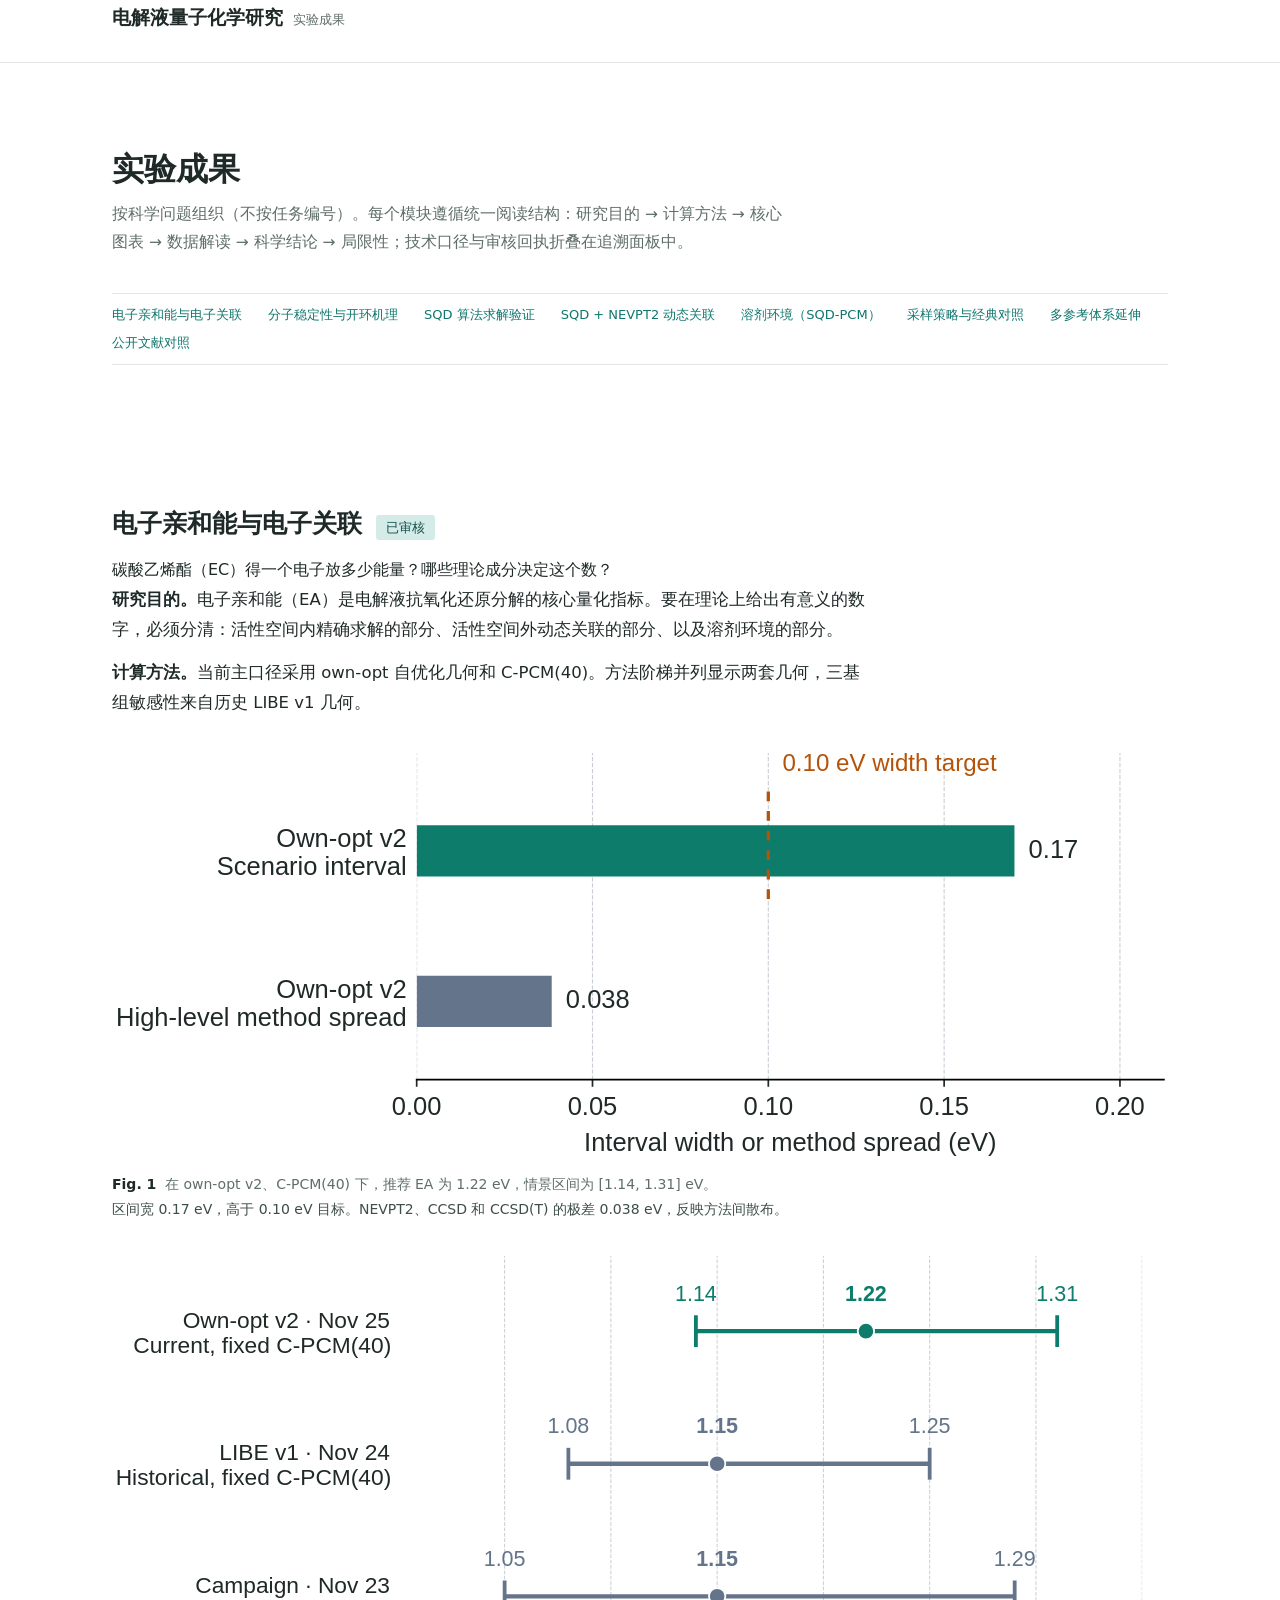
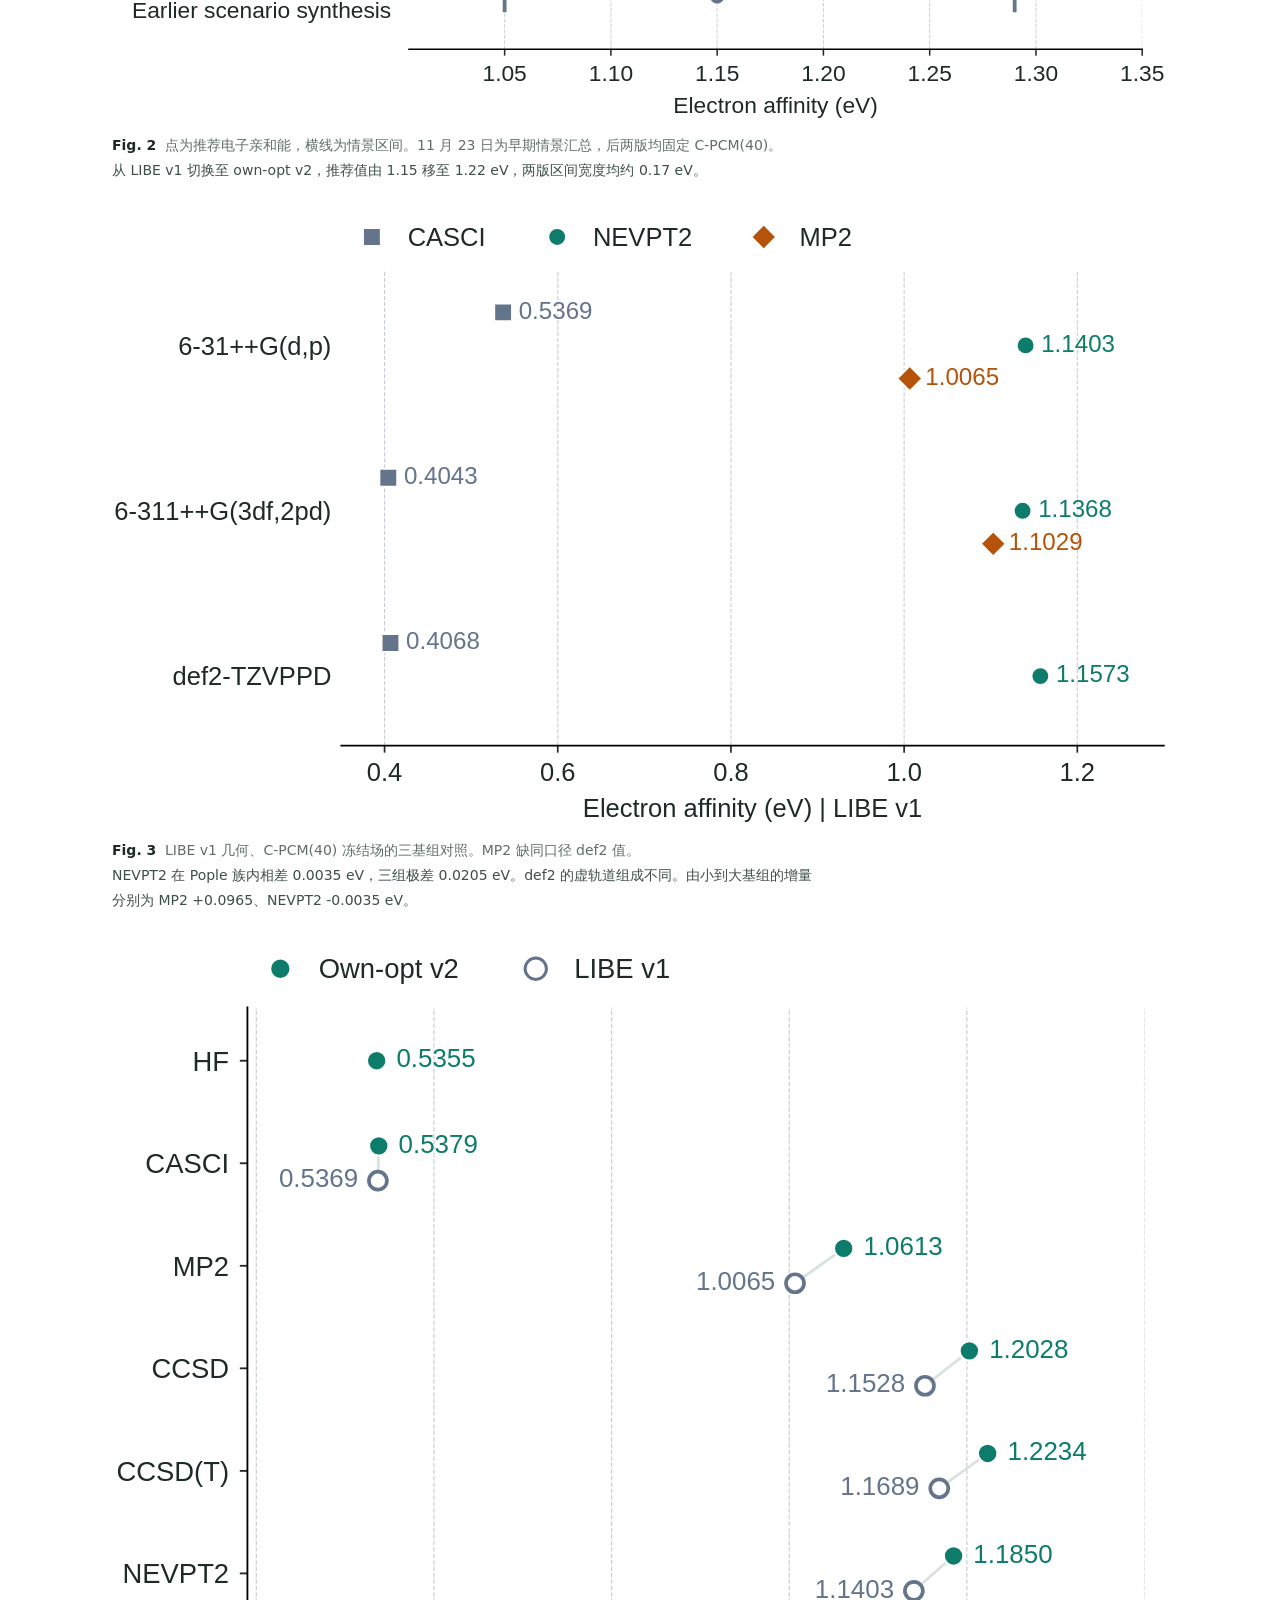
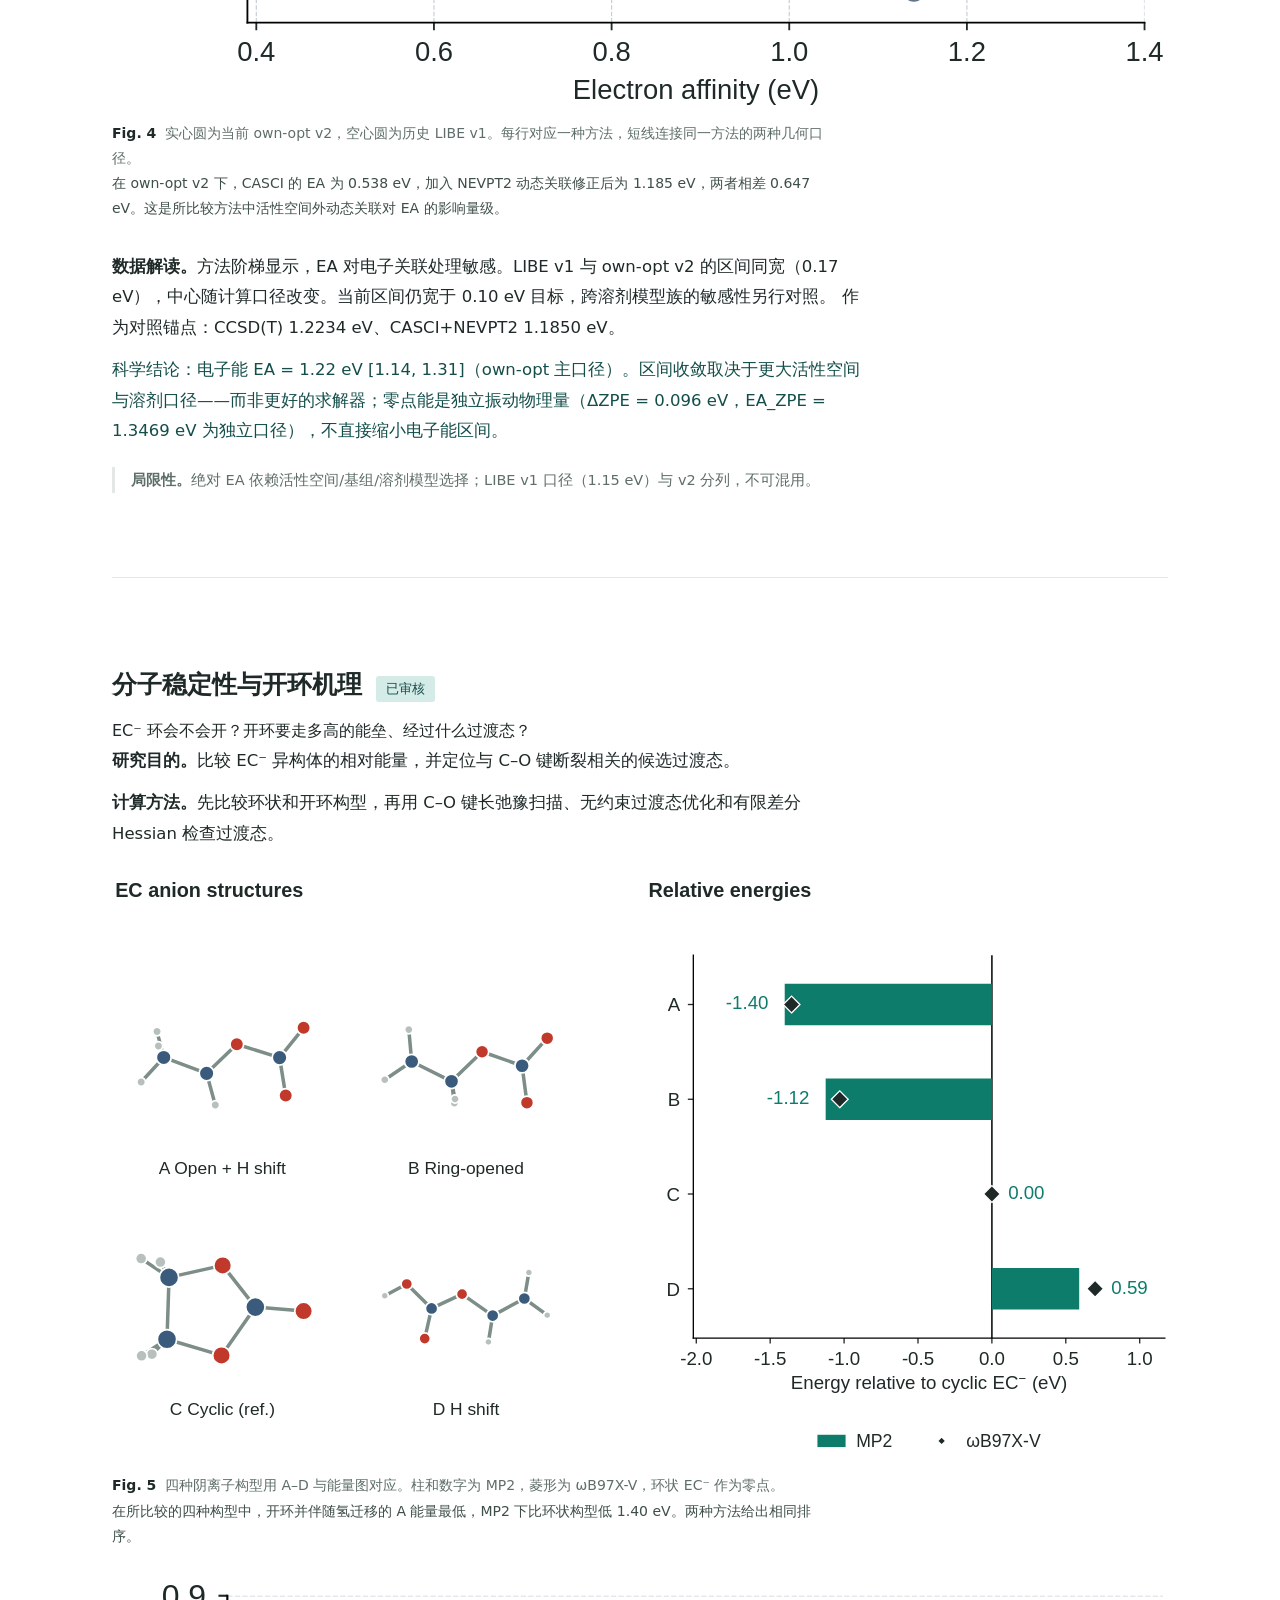
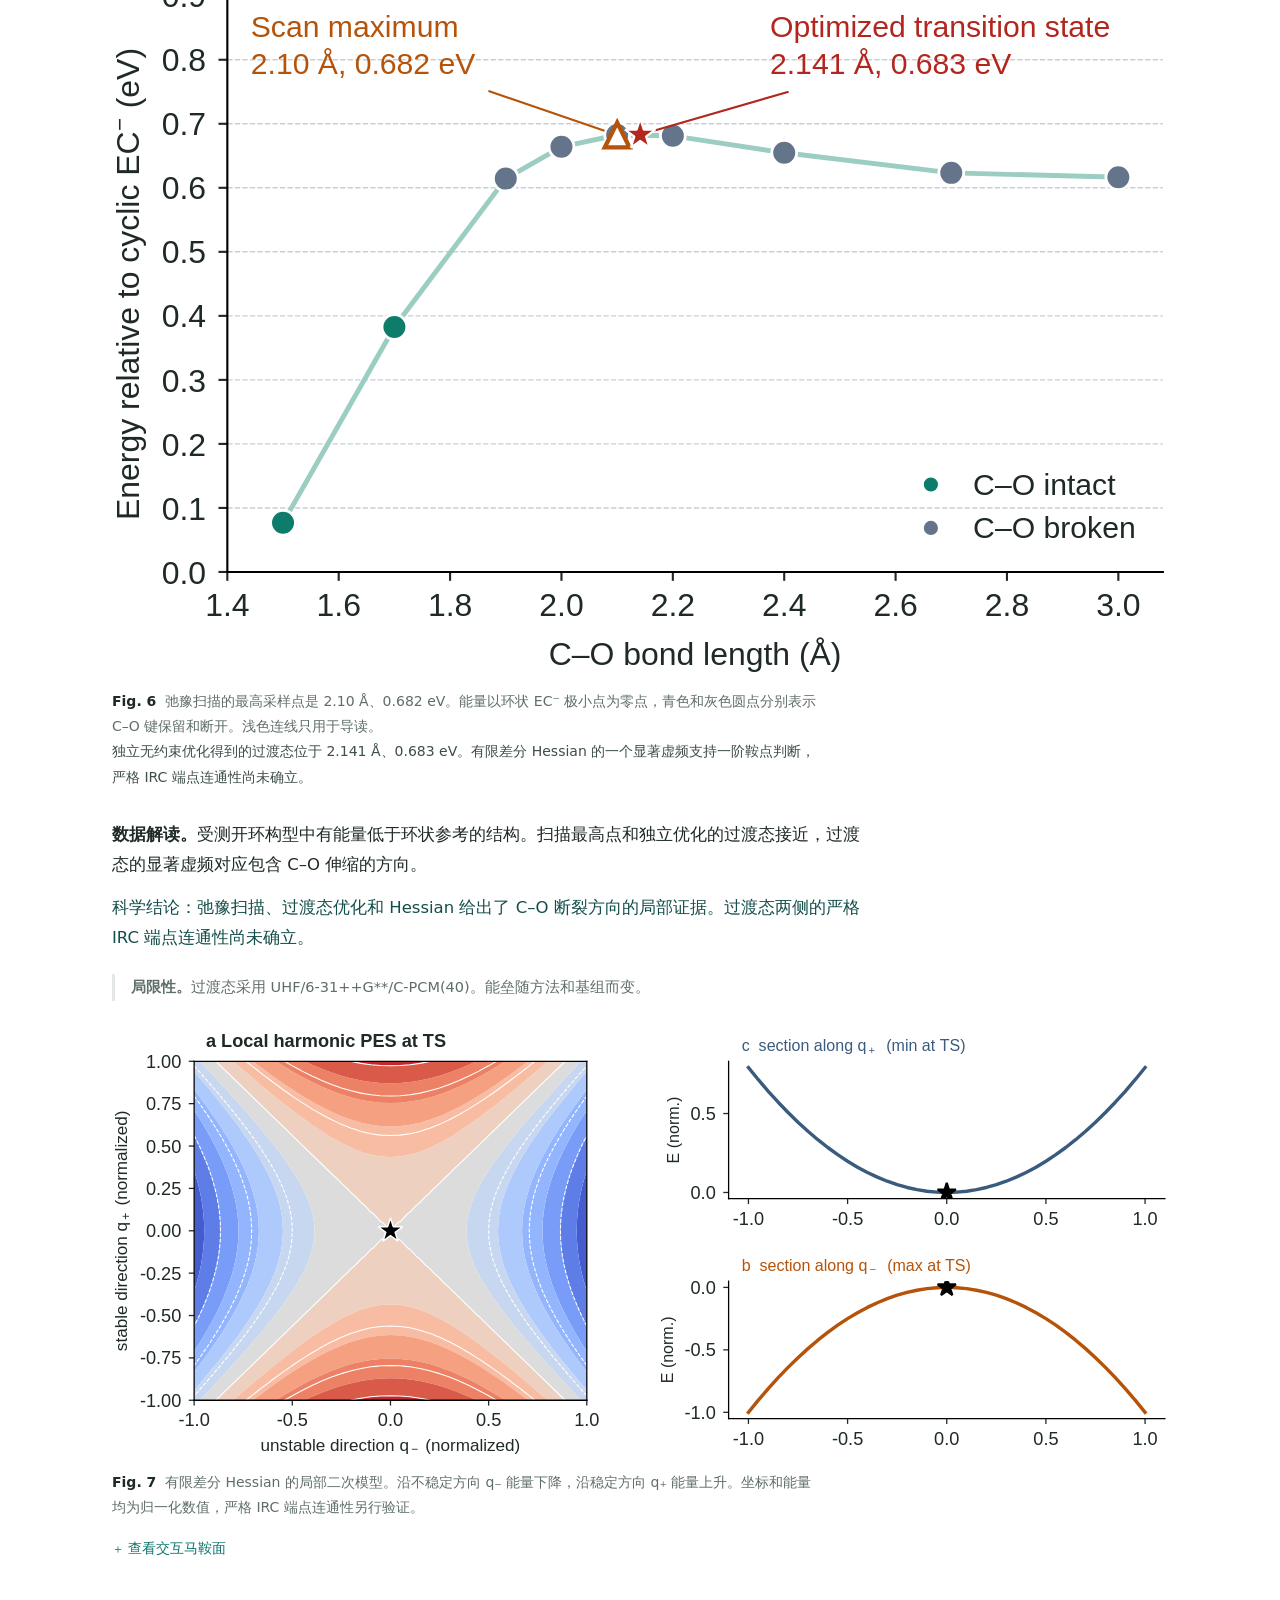
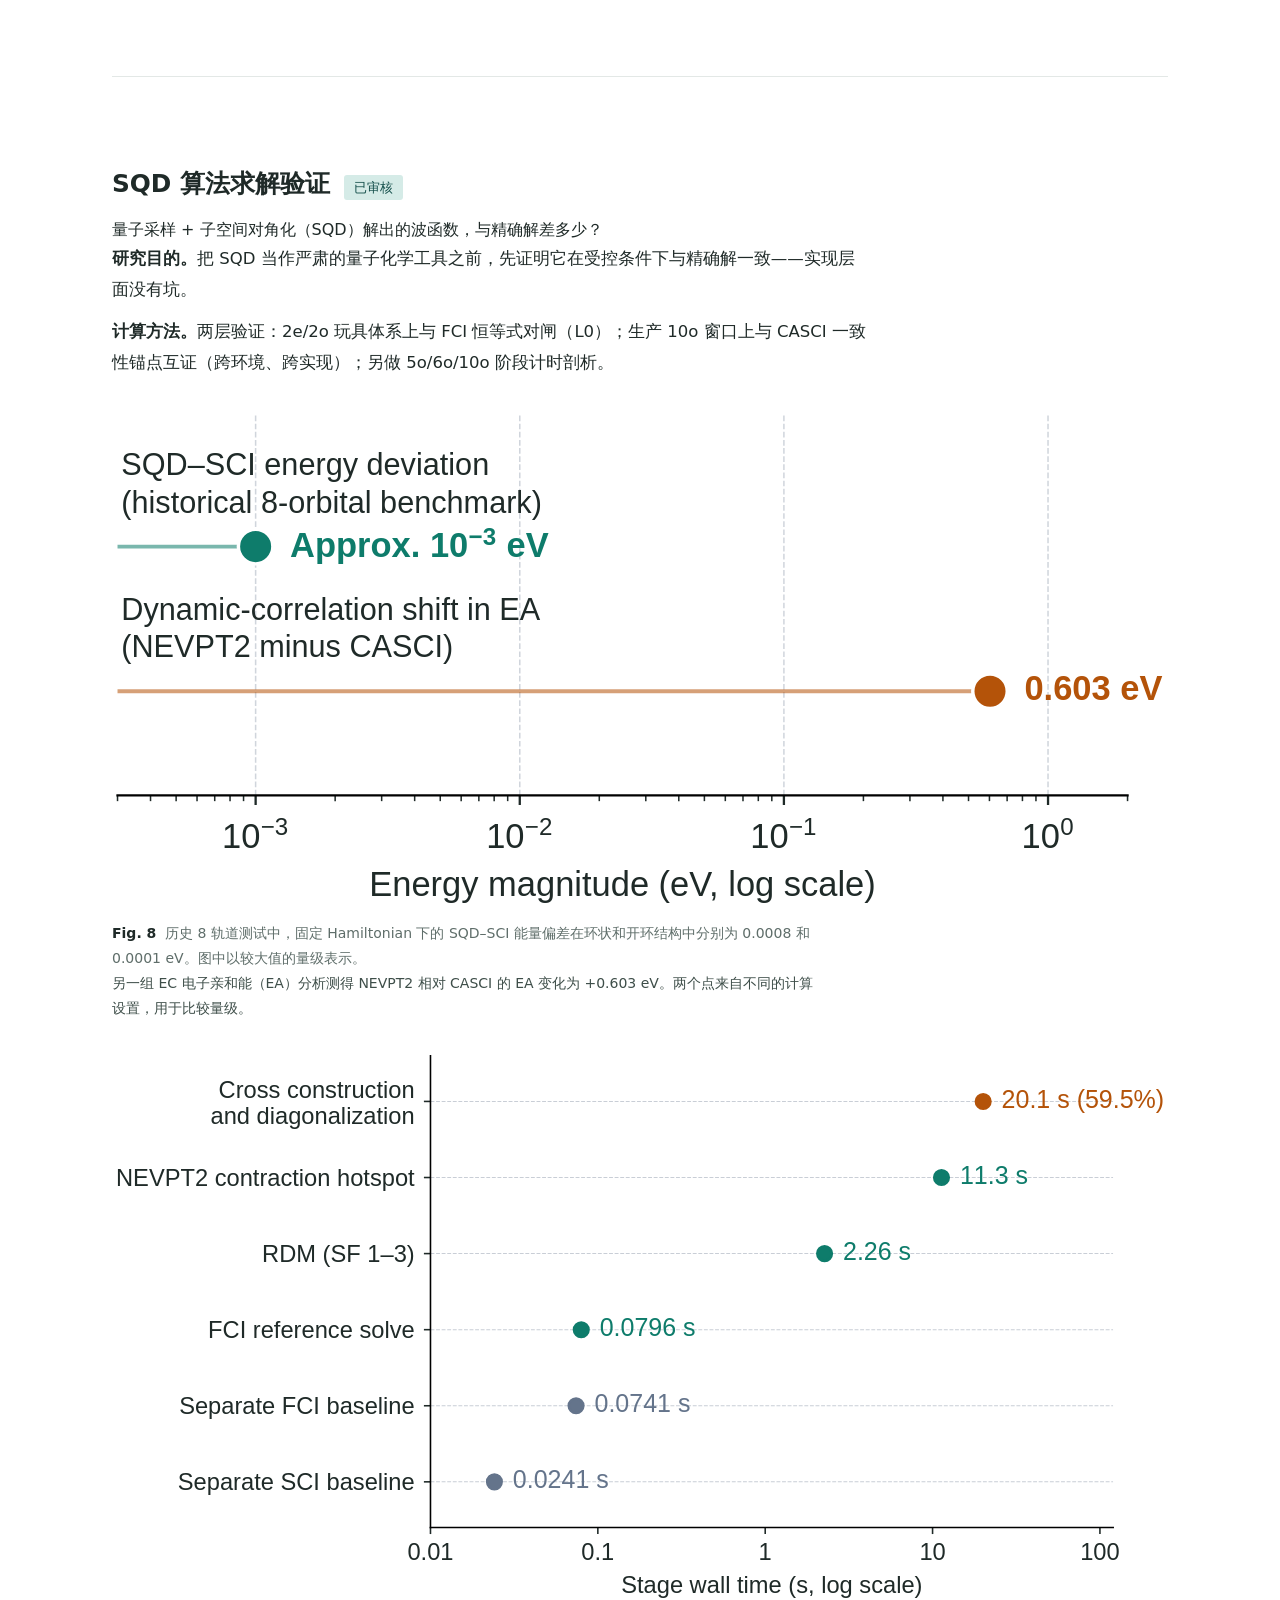
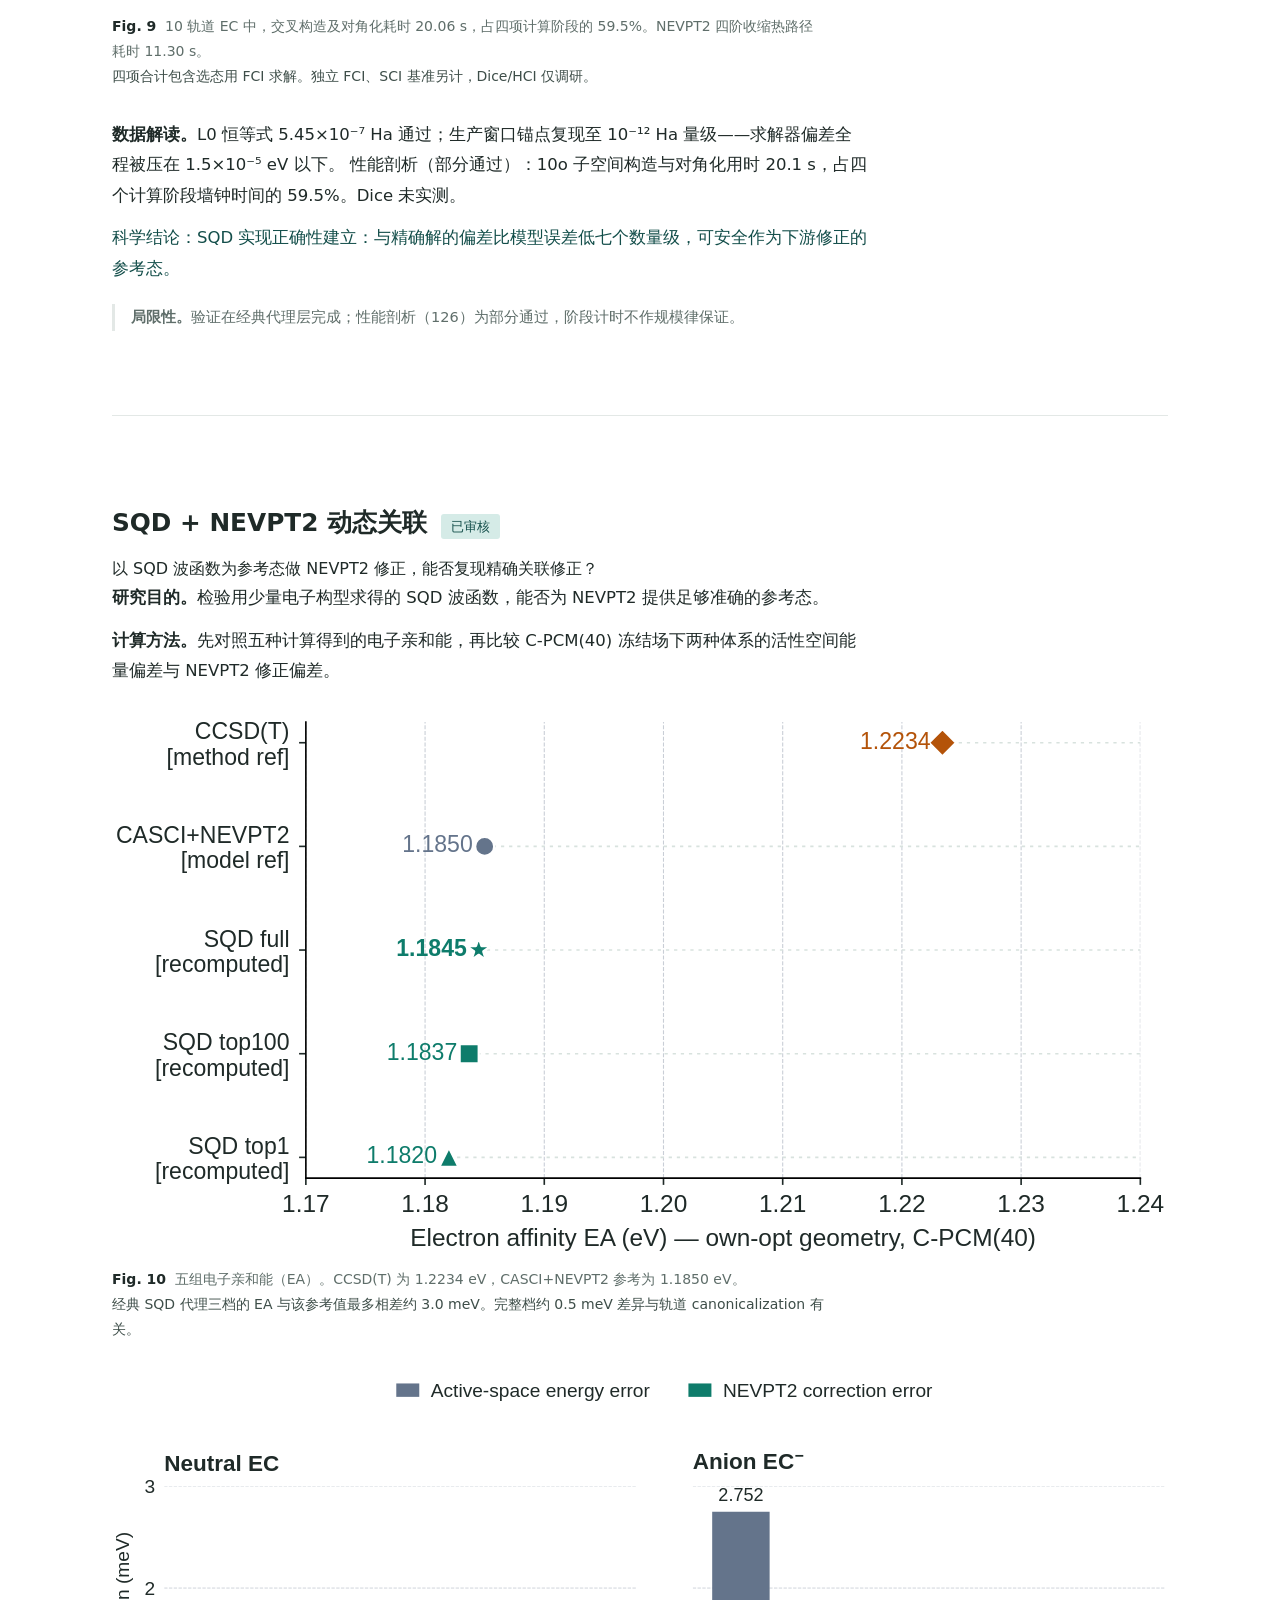
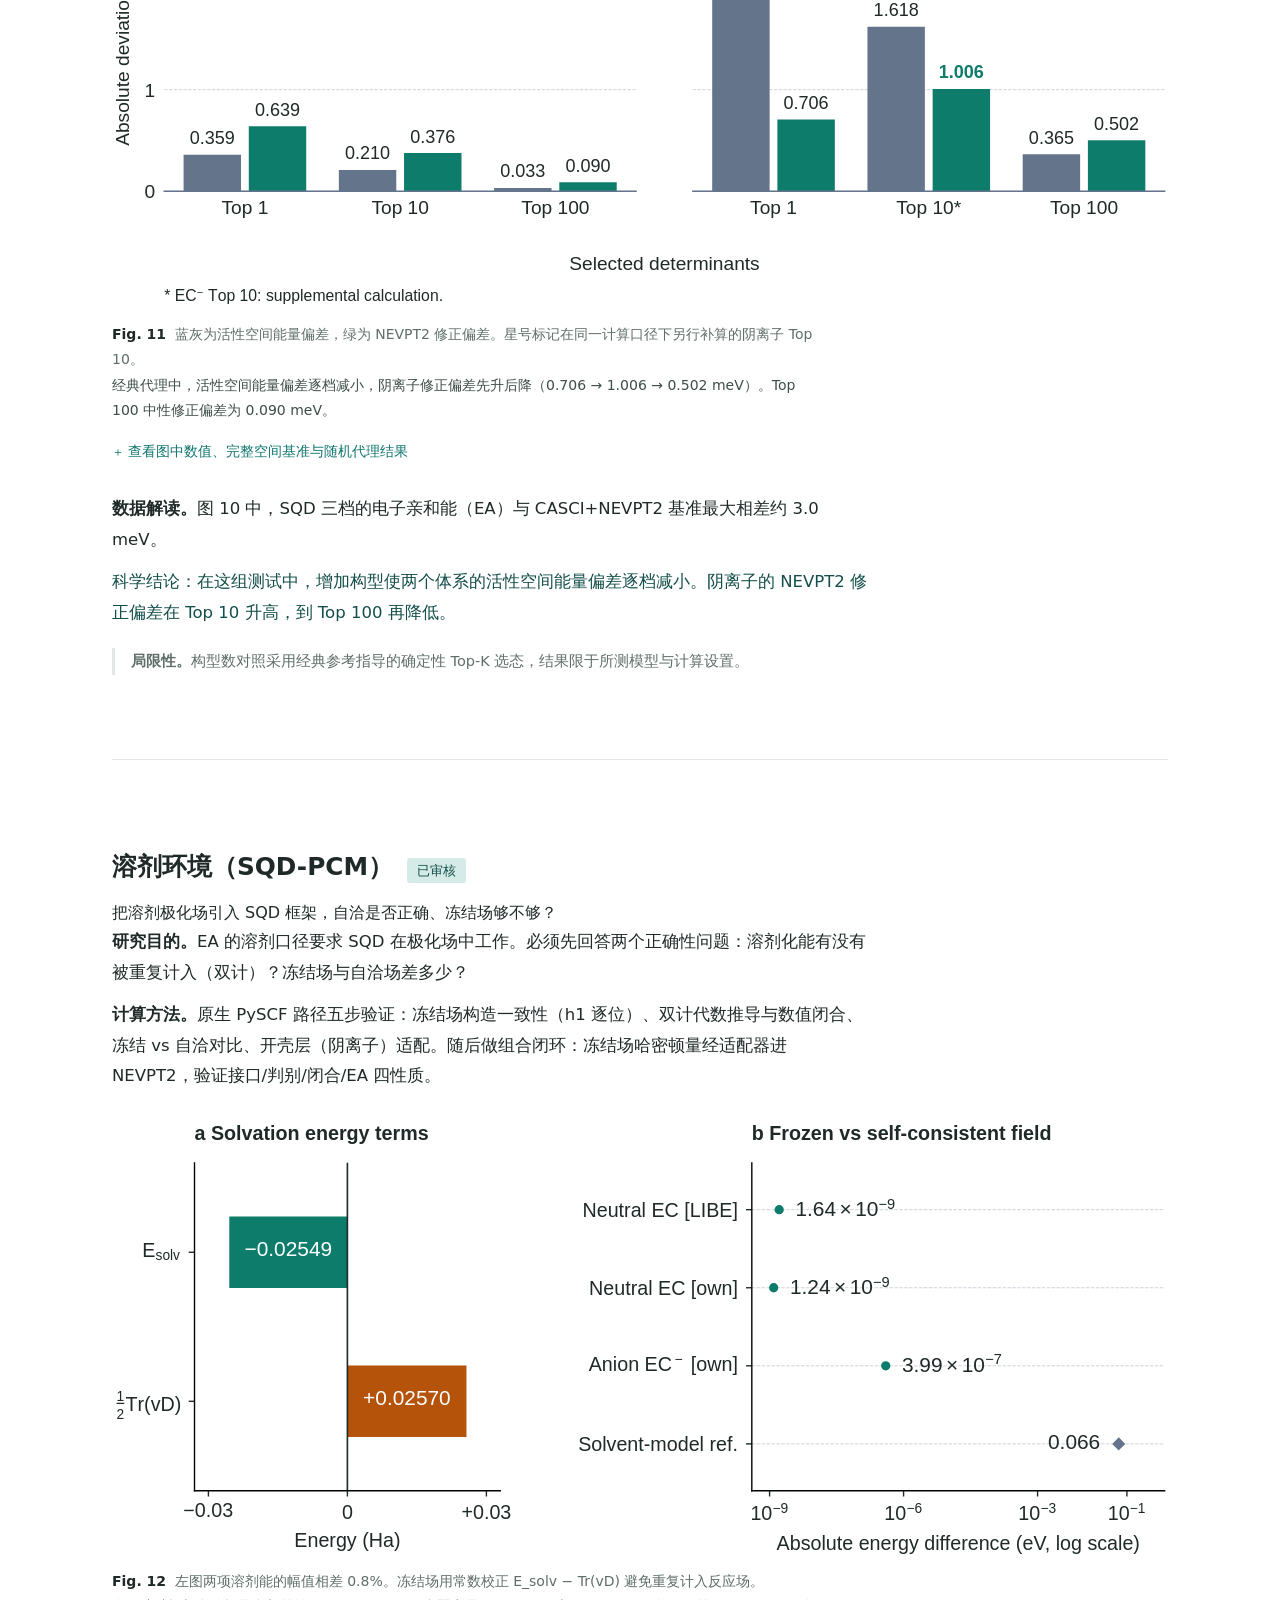
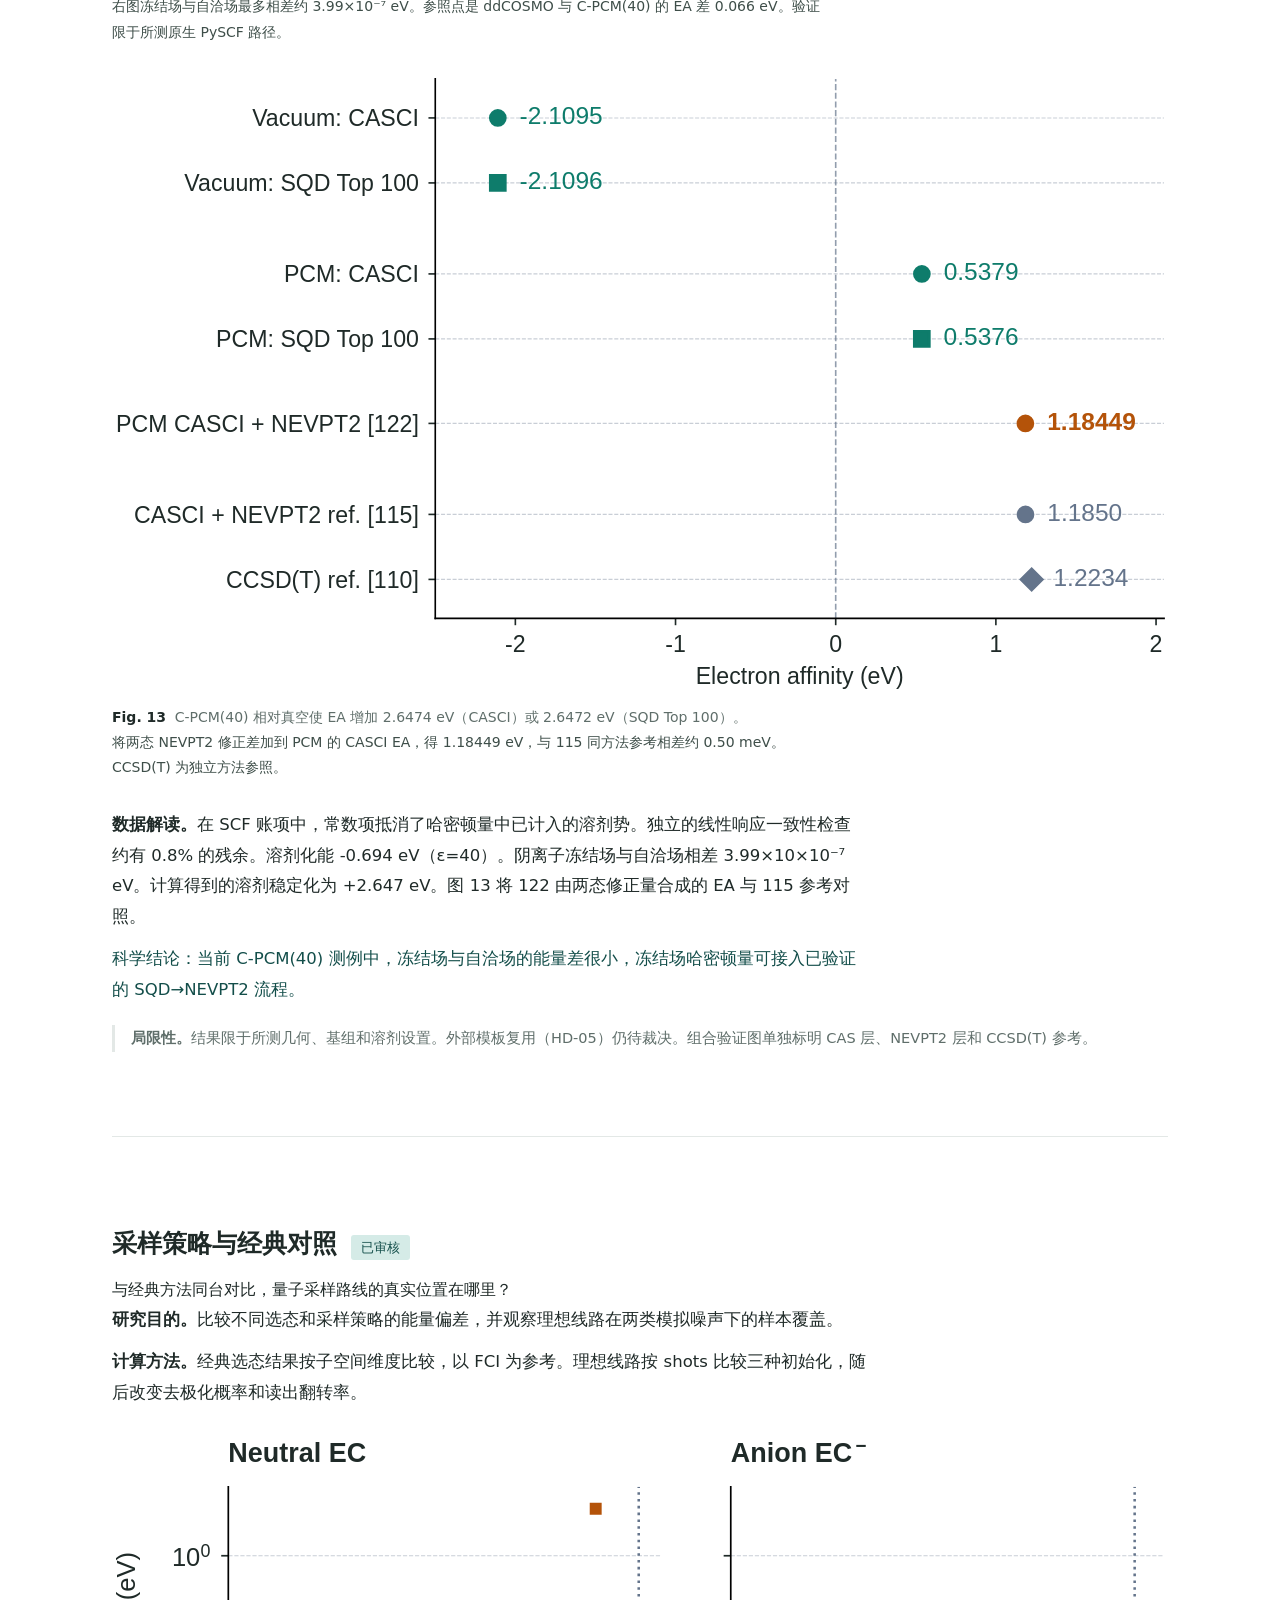
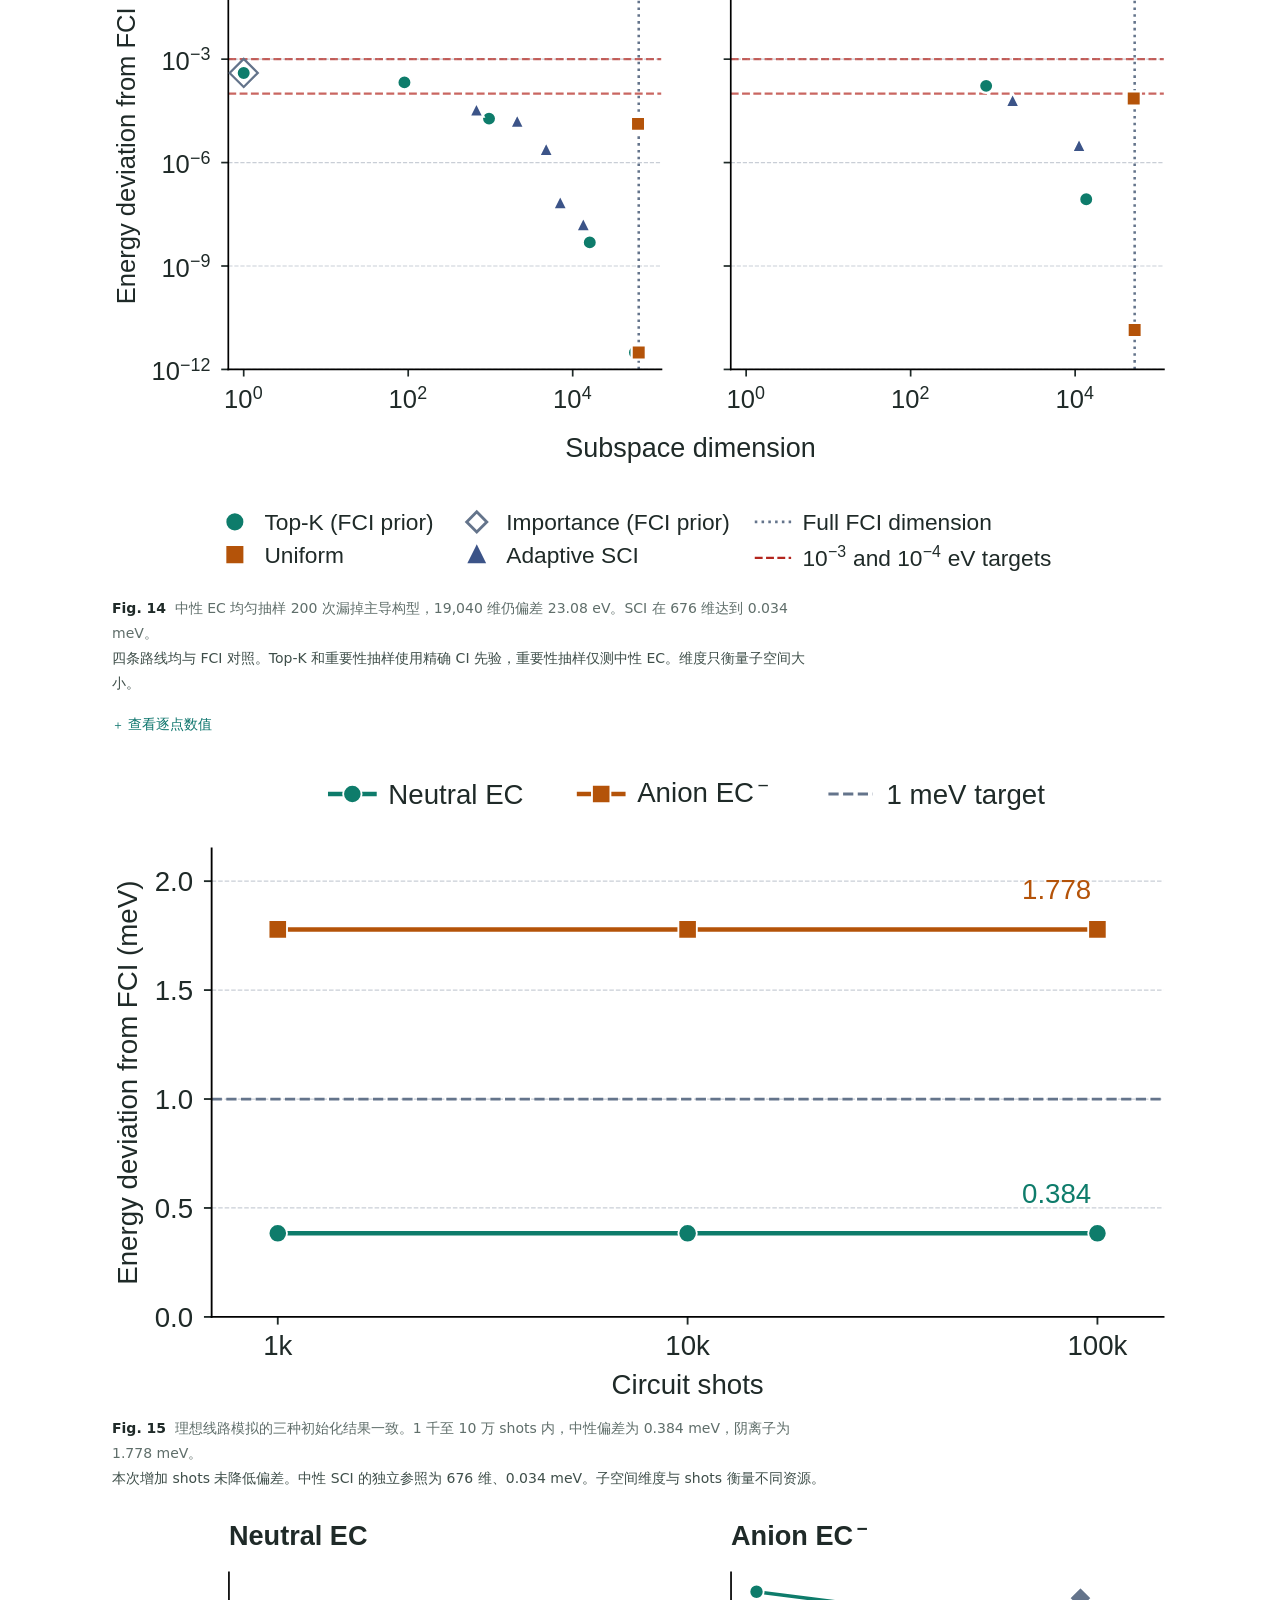
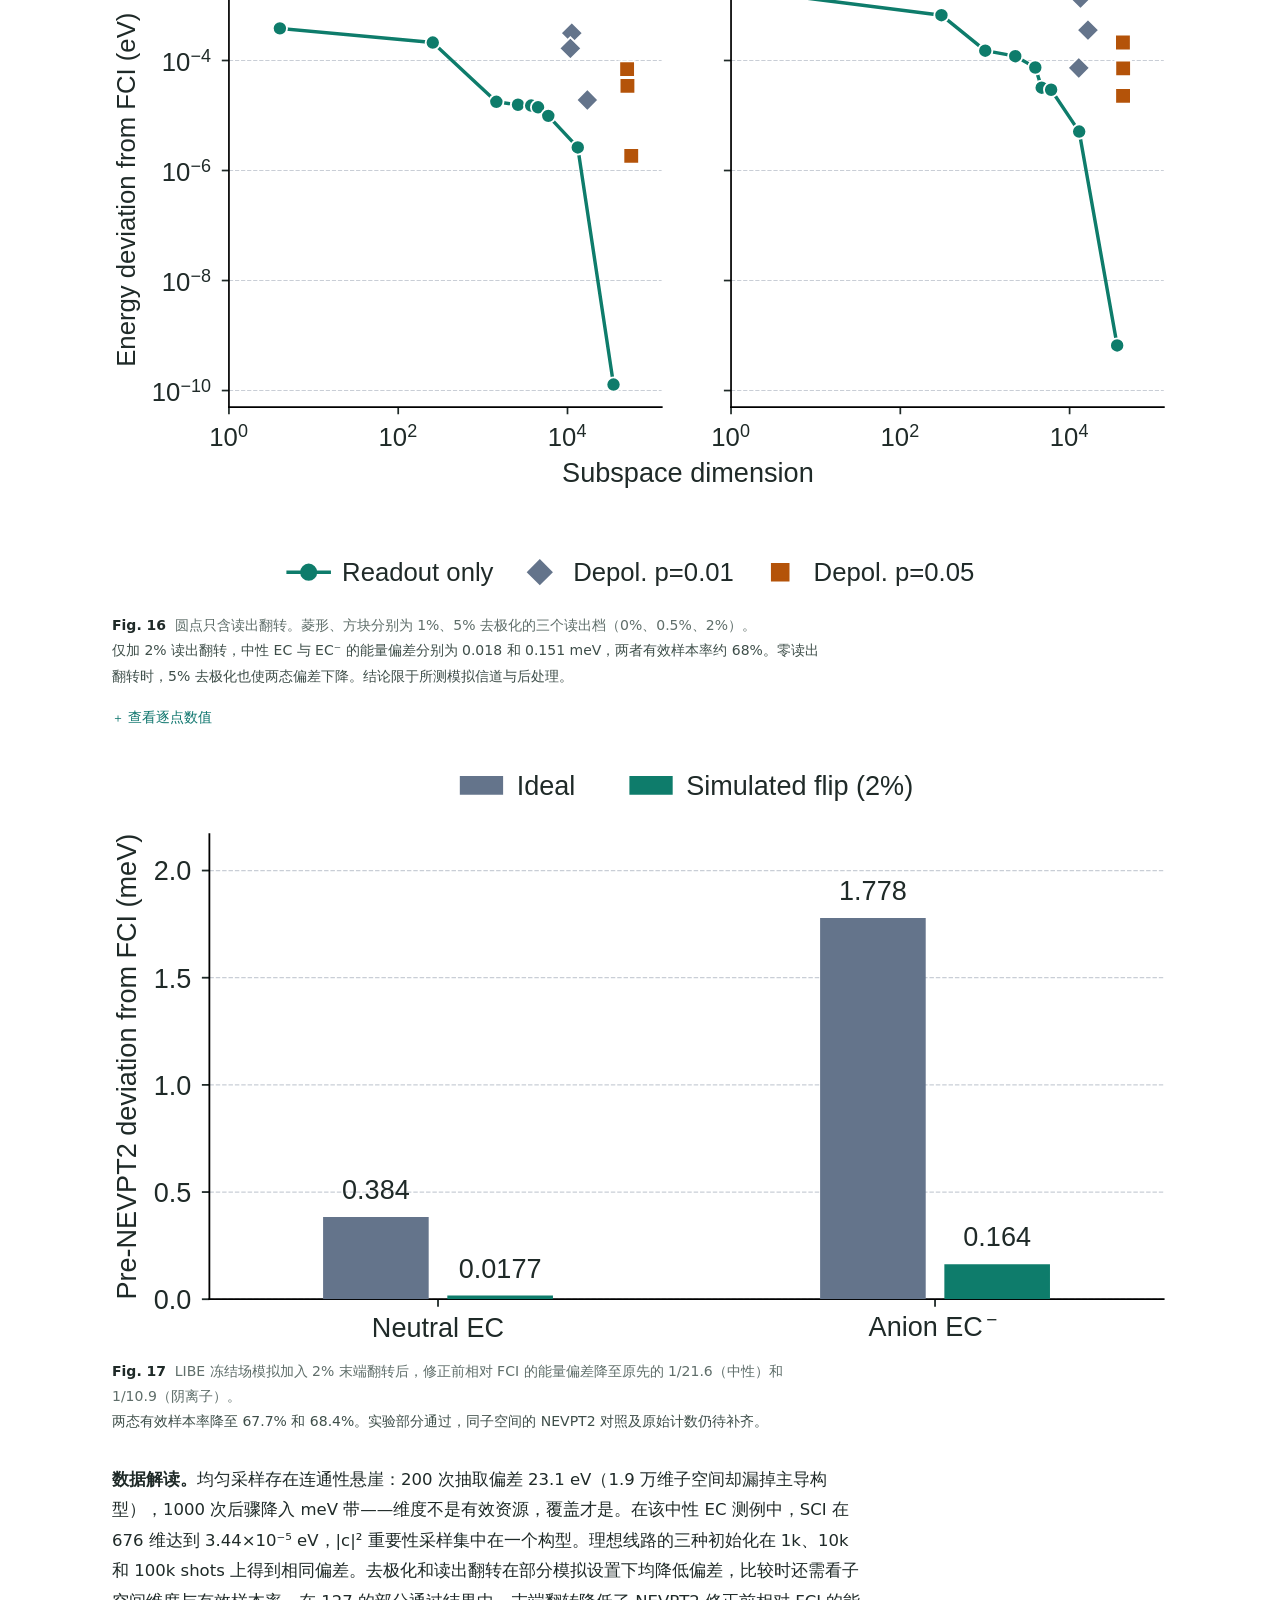
<file: docs/results.html>
<!doctype html>
<html lang="zh-CN"><head>
<meta charset="utf-8">
<meta name="release-version" content="research-results-20261126-r3">
<meta name="saddle-renderer" content="canvas-inline">
<meta name="viewport" content="width=device-width, initial-scale=1">
<title>实验成果 · 电解液量子化学研究</title>



<script id="saddle-inline-renderer">
document.addEventListener("DOMContentLoaded", () => {
(() => {
  const details = document.querySelector(".interactive-saddle");
  const plot = document.getElementById("saddle3d");
  if (!details || !plot) return;

  details.addEventListener("toggle", () => {
    if (!details.open || plot.dataset.ready) return;
    const canvas = plot.querySelector("canvas");
    const ctx = canvas.getContext("2d");
    if (!ctx) {
      plot.querySelector(".saddle-unavailable").hidden = false;
      return;
    }

    // Same finite-difference Hessian and normalization as the static sectional plot.
    const unstableSquared = Number(plot.dataset.unstableFrequency) ** 2;
    const stableSquared = Number(plot.dataset.stableFrequency) ** 2;
    const normalizer = Math.max(unstableSquared, stableSquared);
    const energy = (qMinus, qPlus) => (stableSquared * qPlus ** 2 - unstableSquared * qMinus ** 2) / normalizer;
    const steps = 40;
    const grid = [];
    const cells = [];
    const coordinate = index => -1 + 2 * index / steps;
    const gridIndex = (row, col) => row * (steps + 1) + col;
    const amber = [180, 83, 9];
    const zero = [247, 249, 248];
    const teal = [15, 118, 110];

    function color(value) {
      const endpoint = value < 0 ? amber : teal;
      const amount = Math.min(1, Math.abs(value));
      return `rgb(${zero.map((channel, i) => Math.round(channel + amount * (endpoint[i] - channel))).join(",")})`;
    }

    for (let row = 0; row <= steps; row++) {
      for (let col = 0; col <= steps; col++) {
        const x = coordinate(col);
        const y = coordinate(row);
        grid.push([x, y, energy(x, y)]);
      }
    }
    for (let row = 0; row < steps; row++) {
      for (let col = 0; col < steps; col++) {
        const indices = [gridIndex(row, col), gridIndex(row, col + 1),
          gridIndex(row + 1, col + 1), gridIndex(row + 1, col)];
        const center = indices.reduce((sum, index) => sum + grid[index][2], 0) / 4;
        cells.push({ indices, color: color(center) });
      }
    }

    const initialView = { azimuth: -0.72, elevation: 0.48, zoom: 1 };
    const view = { ...initialView };
    const clamp = (x, low, high) => Math.min(high, Math.max(low, x));
    const readout = document.getElementById("saddle-readout");
    const touches = new Map();
    let screenPoints = [];
    let visibleTiles = [];
    let selected = -1;
    let tap = null;
    let frame = 0;

    function draw() {
      frame = 0;
      const width = canvas.clientWidth;
      const height = canvas.clientHeight;
      if (!width || !height) return;
      const dpr = Math.min(window.devicePixelRatio || 1, 2);
      const bitmapWidth = Math.round(width * dpr);
      const bitmapHeight = Math.round(height * dpr);
      if (canvas.width !== bitmapWidth || canvas.height !== bitmapHeight) {
        canvas.width = bitmapWidth;
        canvas.height = bitmapHeight;
      }
      ctx.setTransform(dpr, 0, 0, dpr, 0, 0);
      ctx.clearRect(0, 0, width, height);
      ctx.fillStyle = "#fff";
      ctx.fillRect(0, 0, width, height);

      const sinA = Math.sin(view.azimuth);
      const cosA = Math.cos(view.azimuth);
      const sinE = Math.sin(view.elevation);
      const cosE = Math.cos(view.elevation);
      const scale = Math.min(width, height) * 0.285 * view.zoom;

      function project([x, y, z]) {
        const forward = x * cosA + y * sinA;
        const right = -x * sinA + y * cosA;
        return {
          x: width / 2 + scale * right,
          y: height * 0.51 + scale * (sinE * forward - cosE * z),
          depth: cosE * forward + sinE * z,
        };
      }

      function line(a, b) {
        ctx.beginPath();
        ctx.moveTo(a.x, a.y);
        ctx.lineTo(b.x, b.y);
        ctx.stroke();
      }

      ctx.strokeStyle = "#dbe3e0";
      ctx.lineWidth = 1;
      for (const mark of [-1, -0.5, 0, 0.5, 1]) {
        line(project([-1, mark, -1]), project([1, mark, -1]));
        line(project([mark, -1, -1]), project([mark, 1, -1]));
      }
      const frontX = cosA >= 0 ? 1 : -1;
      const frontY = sinA >= 0 ? 1 : -1;
      const leftX = frontY;
      const leftY = -frontX;
      const corner = project([frontX, frontY, -1]);
      const axes = [
        { start: corner, end: project([-frontX, frontY, -1]), label: "q₋" },
        { start: corner, end: project([frontX, -frontY, -1]), label: "q₊" },
        { start: project([leftX, leftY, -1]), end: project([leftX, leftY, 1]), label: "E (norm.)" },
      ];
      ctx.strokeStyle = "#647770";
      axes.forEach(({ start, end }) => line(start, end));

      screenPoints = grid.map(project);
      visibleTiles = cells.map(cell => {
        const points = cell.indices.map(index => screenPoints[index]);
        const depth = points.reduce((sum, point) => sum + point.depth, 0) / 4;
        return { points, indices: cell.indices, color: cell.color, depth };
      }).sort((a, b) => a.depth - b.depth);
      ctx.lineWidth = 0.7;
      for (const tile of visibleTiles) {
        const [first, ...rest] = tile.points;
        ctx.beginPath();
        ctx.moveTo(first.x, first.y);
        rest.forEach(point => ctx.lineTo(point.x, point.y));
        ctx.closePath();
        ctx.fillStyle = tile.color;
        ctx.strokeStyle = tile.color;
        ctx.fill();
        ctx.stroke();
      }

      ctx.font = "600 13px system-ui, sans-serif";
      ctx.textBaseline = "middle";
      ctx.lineJoin = "round";
      for (const { start, end, label } of axes) {
        if (end.x < 2 || end.x > width - 2 || end.y < 2 || end.y > height - 2) continue;
        const x = clamp(end.x + (end.x > start.x ? 7 : -21), 5, width - ctx.measureText(label).width - 5);
        const y = clamp(end.y - 8, 9, height - 9);
        ctx.strokeStyle = "#fff";
        ctx.lineWidth = 3;
        ctx.strokeText(label, x, y);
        ctx.fillStyle = "#1a342c";
        ctx.fillText(label, x, y);
      }
      if (selected >= 0) {
        const point = screenPoints[selected];
        ctx.beginPath();
        ctx.arc(point.x, point.y, 4, 0, Math.PI * 2);
        ctx.fillStyle = "#17372e";
        ctx.fill();
        ctx.strokeStyle = "#fff";
        ctx.lineWidth = 1.5;
        ctx.stroke();
      }

      canvas.dataset.azimuth = view.azimuth.toFixed(4);
      canvas.dataset.elevation = view.elevation.toFixed(4);
      canvas.dataset.zoom = view.zoom.toFixed(4);
    }

    function schedule() {
      if (!frame) frame = requestAnimationFrame(draw);
    }

    function setView(azimuth, elevation, zoom) {
      view.azimuth = azimuth % (Math.PI * 2);
      view.elevation = clamp(elevation, -1.05, 1.28);
      view.zoom = clamp(zoom, 0.65, 2.8);
      schedule();
    }

    function selectPoint(event) {
      const box = canvas.getBoundingClientRect();
      const tapPoint = { x: event.clientX - box.left - canvas.clientLeft,
        y: event.clientY - box.top - canvas.clientTop };
      const side = (a, b, p) => (b.x - a.x) * (p.y - a.y) - (b.y - a.y) * (p.x - a.x);
      function covers(a, b, c) {
        const area = side(a, b, c);
        if (Math.abs(area) < 0.01) return false;
        const direction = Math.sign(area);
        return [side(a, b, tapPoint), side(b, c, tapPoint), side(c, a, tapPoint)]
          .every(edge => direction * edge >= -0.01);
      }

      // The last painted face covering the tap is the visible side of the saddle.
      const distance = index => (screenPoints[index].x - tapPoint.x) ** 2 + (screenPoints[index].y - tapPoint.y) ** 2;
      let hit = -1;
      for (let i = visibleTiles.length - 1; i >= 0; i--) {
        const { points: [a, b, c, d], indices } = visibleTiles[i];
        if (!covers(a, b, c) && !covers(a, c, d)) continue;
        hit = indices.reduce((best, index) => distance(index) < distance(best) ? index : best);
        break;
      }
      if (hit < 0) return;
      selected = hit;
      const [qMinus, qPlus, value] = grid[selected];
      readout.textContent = `q₋ = ${qMinus.toFixed(2)}，q₊ = ${qPlus.toFixed(2)}，E (norm.) = ${value.toFixed(4)}`;
      schedule();
    }

    function touchGap() {
      if (touches.size < 2) return 0;
      const [first, second] = touches.values();
      return Math.hypot(first.x - second.x, first.y - second.y);
    }

    canvas.addEventListener("pointerdown", event => {
      if (event.button !== 0) return;
      touches.set(event.pointerId, { x: event.clientX, y: event.clientY });
      canvas.setPointerCapture(event.pointerId);
      tap = touches.size === 1 ? { id: event.pointerId, distance: 0 } : null;
    });
    canvas.addEventListener("pointermove", event => {
      const before = touches.get(event.pointerId);
      if (!before) return;
      const gap = touchGap();
      touches.set(event.pointerId, { x: event.clientX, y: event.clientY });
      if (gap > 0) {
        setView(view.azimuth, view.elevation, view.zoom * touchGap() / gap);
      } else {
        const dx = event.clientX - before.x;
        const dy = event.clientY - before.y;
        if (tap) {
          tap.distance += Math.hypot(dx, dy);
          if (tap.distance < 5) return;
        }
        setView(view.azimuth - dx * 0.012, view.elevation + dy * 0.012, view.zoom);
      }
    });
    function finishPointer(event) {
      if (tap?.id === event.pointerId) {
        if (event.type === "pointerup" && tap.distance < 5) selectPoint(event);
        tap = null;
      }
      touches.delete(event.pointerId);
    }
    for (const name of ["pointerup", "pointercancel", "lostpointercapture"]) canvas.addEventListener(name, finishPointer);

    const actions = {
      left: () => setView(view.azimuth + 0.24, view.elevation, view.zoom),
      right: () => setView(view.azimuth - 0.24, view.elevation, view.zoom),
      up: () => setView(view.azimuth, view.elevation + 0.18, view.zoom),
      down: () => setView(view.azimuth, view.elevation - 0.18, view.zoom),
      zoomIn: () => setView(view.azimuth, view.elevation, view.zoom * 1.2),
      zoomOut: () => setView(view.azimuth, view.elevation, view.zoom / 1.2),
      reset: () => setView(initialView.azimuth, initialView.elevation, initialView.zoom),
    };
    for (const button of plot.querySelectorAll("button[data-view-action]")) {
      button.addEventListener("click", actions[button.dataset.viewAction]);
    }
    const keys = { ArrowLeft: "left", ArrowRight: "right", ArrowUp: "up", ArrowDown: "down",
      "+": "zoomIn", "=": "zoomIn", "-": "zoomOut", Home: "reset" };
    canvas.addEventListener("keydown", event => {
      if (!Object.hasOwn(keys, event.key)) return;
      event.preventDefault();
      actions[keys[event.key]]();
    });

    plot.dataset.ready = "true";
    for (const element of plot.querySelectorAll("[data-canvas-ui]")) element.hidden = false;
    if (typeof ResizeObserver === "function") new ResizeObserver(schedule).observe(canvas);
    else window.addEventListener("resize", schedule);
    details.addEventListener("toggle", schedule);
    schedule();
  });
})();

(() => {
  const dialog = document.createElement("dialog");
  if (typeof dialog.showModal !== "function") return;
  dialog.id = "lightbox";
  dialog.setAttribute("aria-label", "图表放大视图");
  dialog.innerHTML = '<button class="lightbox-close" type="button" autofocus>关闭</button>'
    + '<img alt=""><p class="cap"><strong class="lightbox-number"></strong><span class="lightbox-caption"></span></p>';
  document.body.append(dialog);
  let trigger = null;
  const enlarged = dialog.querySelector("img");
  dialog.querySelector("button").addEventListener("click", () => dialog.close());
  dialog.addEventListener("click", event => {
    if (event.target === dialog || event.target === enlarged) dialog.close();
  });
  dialog.addEventListener("close", () => {
    dialog.classList.remove("on");
    if (trigger) trigger.focus({ preventScroll: true });
  });
  document.addEventListener("click", event => {
    const link = event.target.closest(".figure-zoom");
    if (!link || event.metaKey || event.ctrlKey || event.shiftKey || event.altKey) return;
    const img = link.querySelector("img");
    const fig = link.closest("figure");
    trigger = link;
    event.preventDefault();
    enlarged.src = (img.currentSrc || img.src).replace("/svg/", "/png/").replace(/\.svg$/, ".png");
    enlarged.alt = img.alt;
    dialog.querySelector(".lightbox-number").textContent = fig.querySelector(".figure-number").textContent;
    dialog.querySelector(".lightbox-caption").innerText = fig.querySelector(".figure-caption-text").innerText;
    dialog.showModal();
    dialog.classList.add("on");
  });

})();
});
</script>
<style>/* site.css — 电解液量子化学科研网站 · 方向 A「刊」
   设计系统唯一实现（DESIGN.md v2）。青绿主色 / 白底 / 期刊式层级。 */

:root {
  --ink: #1F2A28;
  --teal: #0F766E;
  --teal-deep: #134E4A;
  --teal-tint: #D5EBE7;
  --paper: #FFFFFF;
  --canvas: #F4F6F5;
  --muted: #5F6E6A;
  --hairline: #E3E8E6;
  --amber: #B45309;
  --amber-tint: #FBEEDC;
  --serif: "Noto Serif SC", "Songti SC", serif;
  --sans: "Noto Sans SC", "Microsoft YaHei", sans-serif;
  --w-wide: 1120px;
  --w-read: 860px;
}

* { box-sizing: border-box; margin: 0; padding: 0; }
html { scroll-behavior: smooth; }
body {
  background: var(--paper); color: var(--ink);
  font-family: var(--sans); font-size: 16.5px; line-height: 1.85;
  font-variant-numeric: tabular-nums;
  -webkit-font-smoothing: antialiased;
}
a { color: var(--teal); text-decoration: none; }
a:hover { text-decoration: underline; text-underline-offset: 3px; }
:focus-visible { outline: 2px solid var(--teal); outline-offset: 2px; }
img, svg { max-width: 100%; }

.wrap { max-width: var(--w-wide); margin: 0 auto; padding: 0 32px; }
.measure { max-width: 72ch; }

/* ---------- 顶栏 ---------- */
header.top { position: sticky; top: 0; background: rgba(255,255,255,.95); backdrop-filter: blur(8px);
  border-bottom: 1px solid var(--hairline); z-index: 60; }
.nav { display: flex; align-items: baseline; gap: 34px; height: 62px; }
.brand { font-family: var(--serif); font-weight: 600; font-size: 19px; color: var(--ink); }
.brand small { color: var(--muted); font-family: var(--sans); font-weight: 400; font-size: 12.5px; margin-left: 10px; }
.nav nav { margin-left: auto; display: flex; gap: 26px; font-size: 14.5px; }
.nav nav a { color: var(--muted); padding-bottom: 4px; }
.nav nav a.on { color: var(--teal-deep); font-weight: 500; border-bottom: 2px solid var(--teal); }
.nav .internal { font-size: 13px; color: var(--muted); border-left: 1px solid var(--hairline); padding-left: 22px; }

/* ---------- 首屏 ---------- */
.hero { padding: 88px 0 84px; border-bottom: 1px solid var(--hairline); }
.hero-grid { display: grid; grid-template-columns: minmax(0,7fr) minmax(0,5fr); gap: 60px; align-items: start; }
.kicker { font-size: 14px; color: var(--muted); margin-bottom: 16px; }
h1 { font-family: var(--serif); font-weight: 600; font-size: clamp(30px, 3.8vw, 44px); line-height: 1.35; margin-bottom: 20px; }
.lede { font-size: 17.5px; max-width: 60ch; margin-bottom: 24px; }
.lede b { font-weight: 500; }
.coreline { border-left: 3px solid var(--teal); padding: 6px 0 6px 18px; margin: 24px 0 32px; max-width: 62ch; }
.coreline p { font-size: 16px; color: var(--teal-deep); }
.coreline small { display: block; color: var(--muted); font-size: 13px; margin-top: 4px; }
.statrow { display: flex; gap: 52px; flex-wrap: wrap; }
.stat .n { font-size: 42px; font-weight: 500; color: var(--teal-deep); line-height: 1.15; }
.stat .n em { font-style: normal; font-size: 16px; color: var(--muted); font-weight: 400; margin-left: 3px; }
.stat .l { font-size: 13.5px; color: var(--muted); margin-top: 2px; max-width: 20ch; }
.hero-fig img { width: 100%; display: block; }
.hero-fig figcaption, .figcap { font-size: 13px; color: var(--muted); margin-top: 10px; line-height: 1.75;
  border-top: 1px solid var(--hairline); padding-top: 10px; }

/* ---------- 章节 ---------- */
section.chapter { padding: 84px 0; border-bottom: 1px solid var(--hairline); }
section.chapter.tint { background: var(--canvas); }
.ch-head { margin-bottom: 36px; }
.ch-head h2 { font-family: var(--serif); font-weight: 600; font-size: clamp(24px, 2.6vw, 32px); line-height: 1.4; }
.ch-head .sub { color: var(--muted); font-size: 15.5px; margin-top: 8px; max-width: 68ch; }

/* ---------- 成果模块（文章式） ---------- */
.result { padding: 40px 0; border-top: 1px solid var(--hairline); }
.result:first-of-type { border-top: none; padding-top: 8px; }
.result-head { display: flex; align-items: baseline; gap: 14px; flex-wrap: wrap; margin-bottom: 8px; }
.result-head h3 { font-family: var(--serif); font-weight: 600; font-size: 24px; line-height: 1.45; }
.badge { display: inline-block; font-size: 12.5px; padding: 1px 10px; border-radius: 3px; font-weight: 500; vertical-align: 2px; white-space: nowrap; }
.badge.ok { background: var(--teal-tint); color: var(--teal-deep); }
.badge.partial { background: var(--amber-tint); color: var(--amber); }
.badge.plain { background: var(--canvas); color: var(--muted); }
.result .q { font-size: 15.5px; color: var(--teal-deep); margin-bottom: 14px; }
.reading { display: flex; flex-wrap: wrap; gap: 4px 26px; font-size: 13px; color: var(--muted);
  border-top: 1px solid var(--hairline); border-bottom: 1px solid var(--hairline); padding: 9px 0; margin: 22px 0; }
.interp { max-width: 72ch; }
.interp p { margin-bottom: 12px; }
.interp .concl { color: var(--teal-deep); font-weight: 500; }
.limits { font-size: 14.5px; color: var(--muted); border-left: 3px solid var(--hairline); padding-left: 16px; margin-top: 20px; }

/* 图容器 */
figure.fig { margin: 30px 0; }
figure.fig img { width: 100%; display: block; background: #fff; }
figure.fig figcaption { font-size: 14px; color: var(--muted); margin-top: 12px; line-height: 1.8; max-width: 80ch; }
figure.fig figcaption b { color: var(--ink); font-weight: 500; }
.figure-number, #lightbox .lightbox-number { color: inherit; font-weight: 700; white-space: nowrap; }
.figure-number { color: var(--ink); margin-right: 0.3em; }
#lightbox .lightbox-number { display: block; }
#lightbox .lightbox-number:empty { display: none; }
figure.fig .figure-zoom { display: block; width: 100%; margin: 0; padding: 0; border: 0; background: none; cursor: zoom-in; }

/* 灯箱 */
#lightbox { width: min(96vw, 1280px); max-height: 92vh; margin: auto; padding: 10px;
  overflow: auto; border: 0; border-radius: 5px; background: #17211e; color: #E7EFED; }
#lightbox::backdrop { background: rgba(20,28,26,.82); }
#lightbox img { display: block; max-width: 100%; height: auto; margin-inline: auto; background: #fff; cursor: zoom-out; }
#lightbox .cap { margin: 10px auto 2px; max-width: 85ch; white-space: pre-line; font-size: 13.5px; }
#lightbox .lightbox-close { display: block; margin: 0 0 8px auto; padding: 7px 12px; min-height: 36px;
  border: 1px solid #9FB6AB; background: #17211e; color: #fff; cursor: pointer; }
#lightbox .lightbox-close:focus-visible { outline-color: #fff; }

/* 追溯面板 */
details.trace { margin-top: 16px; font-size: 14px; }
details.trace summary { cursor: pointer; color: var(--teal); list-style: none; font-weight: 400; }
details.trace summary::-webkit-details-marker { display: none; }
details.trace summary::before { content: "＋ "; font-size: 12px; }
details.trace[open] summary::before { content: "－ "; }
details.trace table { width: 100%; border-collapse: collapse; margin-top: 10px; font-size: 13.5px; }
details.trace th { text-align: left; font-weight: 500; color: var(--muted); padding: 6px 14px 6px 0; border-bottom: 1px solid var(--hairline); white-space: nowrap; }
details.trace td { padding: 6px 14px 6px 0; border-bottom: 1px solid var(--hairline); }
.figure-source-links { display: flex; flex-wrap: wrap; gap: 8px 16px; list-style: none; padding: 0; }
.point-system { display: flex; flex-wrap: wrap; align-items: center; gap: 8px; margin-top: 12px; }
.point-system select { font: inherit; color: var(--ink); background: #fff; border: 1px solid var(--muted);
  padding: 5px 8px; min-height: 36px; }
.figure-points .point-table { font-variant-numeric: tabular-nums; color: var(--ink); }
.figure-points .point-table thead th { white-space: normal; }
.figure-points .point-table[hidden], .figure-points .point-label { display: none; }
@media (max-width: 620px) {
  .figure-points .point-table thead { position: absolute; height: 1px; width: 1px; margin: -1px;
    overflow: hidden; clip-path: inset(50%); }
  .figure-points .point-table, .figure-points .point-table tbody, .figure-points .point-table tr { display: block; }
  .figure-points .point-table tr { padding: 6px 0; border-bottom: 1px solid var(--hairline); }
  .figure-points .point-table td { display: grid; grid-template-columns: minmax(0, 2fr) minmax(0, 3fr);
    gap: 8px; padding: 2px 0; border: 0; overflow-wrap: anywhere; }
  .figure-points .point-label { display: inline; color: var(--muted); }
}

/* 数据表 */
table.data { width: 100%; border-collapse: collapse; font-size: 14.5px; }
table.data th { text-align: left; font-weight: 500; color: var(--muted); padding: 8px 16px 8px 0; border-bottom: 2px solid var(--hairline); }
table.data td { padding: 8px 16px 8px 0; border-bottom: 1px solid var(--hairline); }
table.data td.num { text-align: right; font-variant-numeric: tabular-nums; }

/* 分类学表（计算来源） */
table.taxonomy td.src { white-space: nowrap; font-weight: 500; color: var(--teal-deep); }

/* 3D / 交互容器 */
.mol3d { width: 100%; height: 420px; background: #fff; position: relative; border: 1px solid var(--hairline); }
.mol3d .hint { position: absolute; right: 14px; bottom: 12px; font-size: 12px; color: var(--muted); pointer-events: none; }
.mol-legend { display: flex; gap: 16px; flex-wrap: wrap; font-size: 12.5px; color: var(--muted); margin: 8px 0 2px; }
.mol-legend .dot { display: inline-block; width: 11px; height: 11px; border-radius: 50%; margin-right: 5px; vertical-align: -1px; }
.mol-tabs { display: flex; flex-wrap: wrap; gap: 8px; margin: 14px 0; }
.mol-tabs button { font-family: var(--sans); font-size: 13.5px; padding: 4px 14px; background: #fff;
  border: 1px solid var(--hairline); border-radius: 3px; color: var(--muted); cursor: pointer; }
.mol-tabs button.on { border-color: var(--teal); color: var(--teal-deep); font-weight: 500; }


/* 方法流程（示意图占位容器） */
.pipeline { margin: 28px 0; }
.pipeline svg { width: 100%; height: auto; }

/* 结论列表 */
ul.props { list-style: none; max-width: 76ch; }
ul.props li { padding: 14px 0 14px 30px; position: relative; border-bottom: 1px solid var(--hairline); }
ul.props li::before { content: ""; position: absolute; left: 2px; top: 24px; width: 14px; height: 3px; background: var(--teal); }
ul.props li .ev { display: block; font-size: 13px; color: var(--muted); margin-top: 2px; }

/* 页脚 */
footer { padding: 52px 0 64px; font-size: 13.5px; color: var(--muted); }
footer .cols { display: flex; gap: 80px; flex-wrap: wrap; }

/* 内部管理区（ops） */
body.ops { background: #ECEFF0; }
body.ops .panel { background: #fff; border: 1px solid #D5DAD8; border-left: 3px solid #9AA5A0; border-radius: 2px; padding: 18px 20px; margin-bottom: 16px; }
body.ops .panel h2 { font-family: var(--sans); font-size: 16px; font-weight: 700; margin-bottom: 10px; color: #3E4E49; }
body.ops .brand { color: #3E4E49; }
body.ops .brand small { color: #7A8581; }
body.ops header.top { background: #ECEFF0; border-bottom: 1px solid #D5DAD8; }
body.ops .nav a { color: #5F6E6A; }
body.ops .tag { background: #ECEFF0; color: #5F6E6A; }
body.ops .badge.ok { background: #E2E7E5; color: #3E4E49; }
body.ops .badge.partial { background: #F0E9DE; color: #8A6D3B; }
body.ops .cols2 { display: grid; grid-template-columns: 1fr 1fr; gap: 18px; }
body.ops .tag { font-size: 12px; padding: 1px 8px; border-radius: 3px; background: var(--canvas); color: var(--muted); }
body.ops .grid-tasks .task { display: flex; justify-content: space-between; gap: 12px; padding: 8px 0; border-bottom: 1px solid var(--hairline); font-size: 14px; }

/* 兼容提示条 */
.compat-note { background: var(--amber-tint); color: var(--amber); font-size: 13.5px; padding: 8px 16px; text-align: center; }

/* 响应式 */
@media (max-width: 900px) {
  .hero-grid { grid-template-columns: 1fr; gap: 36px; }
  .nav nav { display: none; }
  .nav .internal { display: none; }
  .statrow { gap: 30px; }
  body.ops .cols2 { grid-template-columns: 1fr; }
  .reading { gap: 4px 18px; }
}
@media (max-width: 480px) {
  .wrap { padding: 0 20px; }
  .stat .n { font-size: 34px; }
  .mol3d { height: 320px; }
  details.trace table, details.trace tbody, details.trace tr, details.trace th, details.trace td { display: block; }
  details.trace th { border-bottom: none; padding-bottom: 0; }
  details.trace td { padding: 2px 0 10px 0; border-bottom: 1px solid var(--hairline); }
  table.data { font-size: 13px; }
}
@media (prefers-reduced-motion: reduce) {
  html { scroll-behavior: auto; }
  * { transition: none !important; animation: none !important; }
}

:root{--sans:system-ui,"Microsoft YaHei",sans-serif;--serif:system-ui,"Microsoft YaHei",sans-serif}

.point-system-label{margin:12px 0 2px;font-size:14px;color:var(--teal-deep)}
a.figure-zoom{display:block} .interactive-saddle p{margin:8px 0}
#saddle3d { margin-top: 10px; }
#saddle3d p { margin: 0 0 6px; }
#saddle3d canvas:not([hidden]) { display: block; width: 100%; height: clamp(270px, 49vw, 410px); border: 1px solid var(--hairline); border-radius: 6px; background: #fff; touch-action: none; cursor: grab; }
#saddle3d canvas:active { cursor: grabbing; }
#saddle3d :focus-visible { outline: 2px solid #08786b; outline-offset: 2px; }
.saddle-legend:not([hidden]) { display: flex; align-items: center; justify-content: center; gap: 7px; margin-top: 6px; color: #405950; font-size: 12px; }
.saddle-gradient { width: min(120px, 45%); height: 7px; border: 1px solid #dbe3e0; border-radius: 3px; background: linear-gradient(90deg, #b45309, #f7f9f8, #0f766e); }
.saddle-controls:not([hidden]) { display: flex; gap: 5px; flex-wrap: wrap; margin-top: 7px; }
.saddle-controls button { min-height: 42px; padding: 0 9px; font: inherit; border: 1px solid #c8d8d1; border-radius: 5px; background: #f5f9f7; color: #1b4f41; cursor: pointer; }
.saddle-controls button:hover { background: #e3f1eb; }
#saddle-help, #saddle-readout { color: #405950; font-size: 13px; }
#saddle-readout:not([hidden]) { display: block; margin-top: 5px; font-variant-numeric: tabular-nums; }
</style></head>
<body>
<header class="top"><div class="wrap nav">
  <div class="brand">电解液量子化学研究<small>实验成果</small></div>
  
  
</div></header>

<section class="chapter" style="border-bottom:none;padding-bottom:30px"><div class="wrap">
  <div class="ch-head">
    <h2>实验成果</h2>
    <p class="sub">按科学问题组织（不按任务编号）。每个模块遵循统一阅读结构：研究目的 → 计算方法 → 核心图表 → 数据解读 → 科学结论 → 局限性；技术口径与审核回执折叠在追溯面板中。</p>
  </div>
  <div class="reading" id="topic-nav"><a href="#ea">电子亲和能与电子关联</a><a href="#stability">分子稳定性与开环机理</a><a href="#sqd-solver">SQD 算法求解验证</a><a href="#sqd-nevpt2">SQD + NEVPT2 动态关联</a><a href="#sqd-pcm">溶剂环境（SQD-PCM）</a><a href="#sampling">采样策略与经典对照</a><a href="#mr">多参考体系延伸</a><a href="#literature-context">公开文献对照</a></div>
</div></section>

<div class="wrap"><div id="results-body"><section class="chapter" id="ea"><div><div class="result-head"><h2>电子亲和能与电子关联</h2><span class="badge ok">已审核</span></div><p class="q" style="font-size:16px">碳酸乙烯酯（EC）得一个电子放多少能量？哪些理论成分决定这个数？</p><div class="interp"><p><b>研究目的。</b>电子亲和能（EA）是电解液抗氧化还原分解的核心量化指标。要在理论上给出有意义的数字，必须分清：活性空间内精确求解的部分、活性空间外动态关联的部分、以及溶剂环境的部分。</p><p><b>计算方法。</b>当前主口径采用 own-opt 自优化几何和 C-PCM(40)。方法阶梯并列显示两套几何，三基组敏感性来自历史 LIBE v1 几何。</p></div><figure class="fig"><a class="figure-zoom" href="figures/png/fig2_ea_precision.png" aria-label="放大图表 Fig. 1。 在 own-opt v2、C-PCM(40) 下，推荐 EA 为 1.22 eV，情景区间为 [1.14, 1.31] eV。"><img class="zoom" src="figures/svg/fig2_ea_precision.svg" alt="在 own-opt v2、C-PCM(40) 下，推荐 EA 为 1.22 eV，情景区间为 [1.14, 1.31] eV。" loading="lazy"></a><figcaption><strong class="figure-number">Fig. 1</strong> <span class="figure-caption-text">在 own-opt v2、C-PCM(40) 下，推荐 EA 为 1.22 eV，情景区间为 [1.14, 1.31] eV。<br><span style="color:#3E4E49">区间宽 0.17 eV，高于 0.10 eV 目标。NEVPT2、CCSD 和 CCSD(T) 的极差 0.038 eV，反映方法间散布。</span></span></figcaption></figure><figure class="fig"><a class="figure-zoom" href="figures/png/fig9_ea_evolution.png" aria-label="放大图表 Fig. 2。 点为推荐电子亲和能，横线为情景区间。11 月 23 日为早期情景汇总，后两版均固定 C-PCM(40)。"><img class="zoom" src="figures/svg/fig9_ea_evolution.svg" alt="点为推荐电子亲和能，横线为情景区间。11 月 23 日为早期情景汇总，后两版均固定 C-PCM(40)。" loading="lazy"></a><figcaption><strong class="figure-number">Fig. 2</strong> <span class="figure-caption-text">点为推荐电子亲和能，横线为情景区间。11 月 23 日为早期情景汇总，后两版均固定 C-PCM(40)。<br><span style="color:#3E4E49">从 LIBE v1 切换至 own-opt v2，推荐值由 1.15 移至 1.22 eV，两版区间宽度均约 0.17 eV。</span></span></figcaption></figure><figure class="fig"><a class="figure-zoom" href="figures/png/fig10_basis.png" aria-label="放大图表 Fig. 3。 LIBE v1 几何、C-PCM(40) 冻结场的三基组对照。MP2 缺同口径 def2 值。"><img class="zoom" src="figures/svg/fig10_basis.svg" alt="LIBE v1 几何、C-PCM(40) 冻结场的三基组对照。MP2 缺同口径 def2 值。" loading="lazy"></a><figcaption><strong class="figure-number">Fig. 3</strong> <span class="figure-caption-text">LIBE v1 几何、C-PCM(40) 冻结场的三基组对照。MP2 缺同口径 def2 值。<br><span style="color:#3E4E49">NEVPT2 在 Pople 族内相差 0.0035 eV，三组极差 0.0205 eV。def2 的虚轨道组成不同。由小到大基组的增量分别为 MP2 +0.0965、NEVPT2 -0.0035 eV。</span></span></figcaption></figure><figure class="fig"><a class="figure-zoom" href="figures/png/fig1_methods.png" aria-label="放大图表 Fig. 4。 实心圆为当前 own-opt v2，空心圆为历史 LIBE v1。每行对应一种方法，短线连接同一方法的两种几何口径。"><img class="zoom" src="figures/svg/fig1_methods.svg" alt="实心圆为当前 own-opt v2，空心圆为历史 LIBE v1。每行对应一种方法，短线连接同一方法的两种几何口径。" loading="lazy"></a><figcaption><strong class="figure-number">Fig. 4</strong> <span class="figure-caption-text">实心圆为当前 own-opt v2，空心圆为历史 LIBE v1。每行对应一种方法，短线连接同一方法的两种几何口径。<br><span style="color:#3E4E49">在 own-opt v2 下，CASCI 的 EA 为 0.538 eV，加入 NEVPT2 动态关联修正后为 1.185 eV，两者相差 0.647 eV。这是所比较方法中活性空间外动态关联对 EA 的影响量级。</span></span></figcaption></figure><div class="interp"><p><b>数据解读。</b>方法阶梯显示，EA 对电子关联处理敏感。LIBE v1 与 own-opt v2 的区间同宽（0.17 eV），中心随计算口径改变。当前区间仍宽于 0.10 eV 目标，跨溶剂模型族的敏感性另行对照。 作为对照锚点：CCSD(T) 1.2234 eV、CASCI+NEVPT2 1.1850 eV。</p><p class="concl">科学结论：电子能 EA = 1.22 eV [1.14, 1.31]（own-opt 主口径）。区间收敛取决于更大活性空间与溶剂口径——而非更好的求解器；零点能是独立振动物理量（ΔZPE = 0.096 eV，EA_ZPE = 1.3469 eV 为独立口径），不直接缩小电子能区间。</p></div><p class="limits"><b>局限性。</b>绝对 EA 依赖活性空间/基组/溶剂模型选择；LIBE v1 口径（1.15 eV）与 v2 分列，不可混用。</p></div></section><section class="chapter" id="stability"><div><div class="result-head"><h2>分子稳定性与开环机理</h2><span class="badge ok">已审核</span></div><p class="q" style="font-size:16px">EC⁻ 环会不会开？开环要走多高的能垒、经过什么过渡态？</p><div class="interp"><p><b>研究目的。</b>比较 EC⁻ 异构体的相对能量，并定位与 C–O 键断裂相关的候选过渡态。</p><p><b>计算方法。</b>先比较环状和开环构型，再用 C–O 键长弛豫扫描、无约束过渡态优化和有限差分 Hessian 检查过渡态。</p></div><figure class="fig"><a class="figure-zoom" href="figures/png/fig3_isomers.png" aria-label="放大图表 Fig. 5。 四种阴离子构型用 A–D 与能量图对应。柱和数字为 MP2，菱形为 ωB97X-V，环状 EC⁻ 作为零点。"><picture><source media="(max-width: 620px)" srcset="figures/svg/fig3_isomers_mobile.svg"><img class="zoom" src="figures/svg/fig3_isomers.svg" alt="四种阴离子构型用 A–D 与能量图对应。柱和数字为 MP2，菱形为 ωB97X-V，环状 EC⁻ 作为零点。" loading="lazy"></picture></a><figcaption><strong class="figure-number">Fig. 5</strong> <span class="figure-caption-text">四种阴离子构型用 A–D 与能量图对应。柱和数字为 MP2，菱形为 ωB97X-V，环状 EC⁻ 作为零点。<br><span style="color:#3E4E49">在所比较的四种构型中，开环并伴随氢迁移的 A 能量最低，MP2 下比环状构型低 1.40 eV。两种方法给出相同排序。</span></span></figcaption></figure><figure class="fig"><a class="figure-zoom" href="figures/png/fig11_scan.png" aria-label="放大图表 Fig. 6。 弛豫扫描的最高采样点是 2.10 Å、0.682 eV。能量以环状 EC⁻ 极小点为零点，青色和灰色圆点分别表示 C–O 键保留和断开。浅色连线只用于导读。"><img class="zoom" src="figures/svg/fig11_scan.svg" alt="弛豫扫描的最高采样点是 2.10 Å、0.682 eV。能量以环状 EC⁻ 极小点为零点，青色和灰色圆点分别表示 C–O 键保留和断开。浅色连线只用于导读。" loading="lazy"></a><figcaption><strong class="figure-number">Fig. 6</strong> <span class="figure-caption-text">弛豫扫描的最高采样点是 2.10 Å、0.682 eV。能量以环状 EC⁻ 极小点为零点，青色和灰色圆点分别表示 C–O 键保留和断开。浅色连线只用于导读。<br><span style="color:#3E4E49">独立无约束优化得到的过渡态位于 2.141 Å、0.683 eV。有限差分 Hessian 的一个显著虚频支持一阶鞍点判断，严格 IRC 端点连通性尚未确立。</span></span></figcaption></figure><div class="interp"><p><b>数据解读。</b>受测开环构型中有能量低于环状参考的结构。扫描最高点和独立优化的过渡态接近，过渡态的显著虚频对应包含 C–O 伸缩的方向。</p><p class="concl">科学结论：弛豫扫描、过渡态优化和 Hessian 给出了 C–O 断裂方向的局部证据。过渡态两侧的严格 IRC 端点连通性尚未确立。</p></div><p class="limits"><b>局限性。</b>过渡态采用 UHF/6-31++G**/C-PCM(40)。能垒随方法和基组而变。</p></div><figure class="fig"><a class="figure-zoom" href="figures/png/fig12_saddle.png" aria-label="放大马鞍面静态截面"><img src="figures/svg/fig12_saddle.svg" alt="过渡态附近局部马鞍面的静态截面，能量与坐标均已归一化" loading="lazy"></a><figcaption><strong class="figure-number">Fig. 7</strong> <span class="figure-caption-text">有限差分 Hessian 的局部二次模型。沿不稳定方向 q₋ 能量下降，沿稳定方向 q₊ 能量上升。坐标和能量均为归一化数值，严格 IRC 端点连通性另行验证。</span></figcaption><details class="trace interactive-saddle"><summary>查看交互马鞍面</summary>
  <div id="saddle3d" data-unstable-frequency="-257.2" data-stable-frequency="228.8">
    <noscript><p>启用 JavaScript 后可在此旋转曲面，上方静态截面可直接查看。</p></noscript>
    <p class="saddle-unavailable" hidden>当前浏览器无法绘制交互曲面。上方可查看静态截面。</p>
    <p id="saddle-help" data-canvas-ui hidden>拖动旋转，双指缩放，点按读取附近的网格点。键盘可用方向键和 + / −。</p>
    <canvas tabindex="0" aria-label="过渡态附近的三维马鞍面，q₋ 为不稳定方向，q₊ 为稳定方向" aria-describedby="saddle-help" data-canvas-ui hidden></canvas>
    <div class="saddle-legend" data-canvas-ui hidden><span>−1</span><span class="saddle-gradient" aria-hidden="true"></span><span>+1</span></div>
    <div class="saddle-controls" role="group" aria-label="调整马鞍面视角" data-canvas-ui hidden>
      <button type="button" data-view-action="left">左转</button>
      <button type="button" data-view-action="right">右转</button>
      <button type="button" data-view-action="zoomIn">放大</button>
      <button type="button" data-view-action="zoomOut">缩小</button>
      <button type="button" data-view-action="reset">复位</button>
    </div>
    <output id="saddle-readout" data-canvas-ui hidden>点按曲面读取归一化坐标与能量。</output>
  </div>
</details></figure></section><section class="chapter" id="sqd-solver"><div><div class="result-head"><h2>SQD 算法求解验证</h2><span class="badge ok">已审核</span></div><p class="q" style="font-size:16px">量子采样 + 子空间对角化（SQD）解出的波函数，与精确解差多少？</p><div class="interp"><p><b>研究目的。</b>把 SQD 当作严肃的量子化学工具之前，先证明它在受控条件下与精确解一致——实现层面没有坑。</p><p><b>计算方法。</b>两层验证：2e/2o 玩具体系上与 FCI 恒等式对闸（L0）；生产 10o 窗口上与 CASCI 一致性锚点互证（跨环境、跨实现）；另做 5o/6o/10o 阶段计时剖析。</p></div><figure class="fig"><a class="figure-zoom" href="figures/png/fig7_errors.png" aria-label="放大图表 Fig. 8。 历史 8 轨道测试中，固定 Hamiltonian 下的 SQD–SCI 能量偏差在环状和开环结构中分别为 0.0008 和 0.0001 eV。图中以较大值的量级表示。"><img class="zoom" src="figures/svg/fig7_errors.svg" alt="历史 8 轨道测试中，固定 Hamiltonian 下的 SQD–SCI 能量偏差在环状和开环结构中分别为 0.0008 和 0.0001 eV。图中以较大值的量级表示。" loading="lazy"></a><figcaption><strong class="figure-number">Fig. 8</strong> <span class="figure-caption-text">历史 8 轨道测试中，固定 Hamiltonian 下的 SQD–SCI 能量偏差在环状和开环结构中分别为 0.0008 和 0.0001 eV。图中以较大值的量级表示。<br><span style="color:#3E4E49">另一组 EC 电子亲和能（EA）分析测得 NEVPT2 相对 CASCI 的 EA 变化为 +0.603 eV。两个点来自不同的计算设置，用于比较量级。</span></span></figcaption></figure><figure class="fig"><a class="figure-zoom" href="figures/png/fig22_bottleneck.png" aria-label="放大图表 Fig. 9。 10 轨道 EC 中，交叉构造及对角化耗时 20.06 s，占四项计算阶段的 59.5%。NEVPT2 四阶收缩热路径耗时 11.30 s。"><img class="zoom" src="figures/svg/fig22_bottleneck.svg" alt="10 轨道 EC 中，交叉构造及对角化耗时 20.06 s，占四项计算阶段的 59.5%。NEVPT2 四阶收缩热路径耗时 11.30 s。" loading="lazy"></a><figcaption><strong class="figure-number">Fig. 9</strong> <span class="figure-caption-text">10 轨道 EC 中，交叉构造及对角化耗时 20.06 s，占四项计算阶段的 59.5%。NEVPT2 四阶收缩热路径耗时 11.30 s。<br><span style="color:#3E4E49">四项合计包含选态用 FCI 求解。独立 FCI、SCI 基准另计，Dice/HCI 仅调研。</span></span></figcaption></figure><div class="interp"><p><b>数据解读。</b>L0 恒等式 5.45×10⁻⁷ Ha 通过；生产窗口锚点复现至 10⁻¹² Ha 量级——求解器偏差全程被压在 1.5×10⁻⁵ eV 以下。 性能剖析（部分通过）：10o 子空间构造与对角化用时 20.1 s，占四个计算阶段墙钟时间的 59.5%。Dice 未实测。</p><p class="concl">科学结论：SQD 实现正确性建立：与精确解的偏差比模型误差低七个数量级，可安全作为下游修正的参考态。</p></div><p class="limits"><b>局限性。</b>验证在经典代理层完成；性能剖析（126）为部分通过，阶段计时不作规模律保证。</p></div></section><section class="chapter" id="sqd-nevpt2"><div><div class="result-head"><h2>SQD + NEVPT2 动态关联</h2><span class="badge ok">已审核</span></div><p class="q" style="font-size:16px">以 SQD 波函数为参考态做 NEVPT2 修正，能否复现精确关联修正？</p><div class="interp"><p><b>研究目的。</b>检验用少量电子构型求得的 SQD 波函数，能否为 NEVPT2 提供足够准确的参考态。</p><p><b>计算方法。</b>先对照五种计算得到的电子亲和能，再比较 C-PCM(40) 冻结场下两种体系的活性空间能量偏差与 NEVPT2 修正偏差。</p></div><figure class="fig"><a class="figure-zoom" href="figures/png/fig13_five_way.png" aria-label="放大图表 Fig. 10。 五组电子亲和能（EA）。CCSD(T) 为 1.2234 eV，CASCI+NEVPT2 参考为 1.1850 eV。"><img class="zoom" src="figures/svg/fig13_five_way.svg" alt="五组电子亲和能（EA）。CCSD(T) 为 1.2234 eV，CASCI+NEVPT2 参考为 1.1850 eV。" loading="lazy"></a><figcaption><strong class="figure-number">Fig. 10</strong> <span class="figure-caption-text">五组电子亲和能（EA）。CCSD(T) 为 1.2234 eV，CASCI+NEVPT2 参考为 1.1850 eV。<br><span style="color:#3E4E49">经典 SQD 代理三档的 EA 与该参考值最多相差约 3.0 meV。完整档约 0.5 meV 差异与轨道 canonicalization 有关。</span></span></figcaption></figure><figure class="fig"><a class="figure-zoom" href="figures/png/fig14_convergence.png" aria-label="放大图表 Fig. 11。 中性 EC 与阴离子 EC⁻ 在 Top 1、Top 10、Top 100 下的活性空间能量偏差和 NEVPT2 修正偏差（meV）"><picture><source media="(max-width: 620px)" srcset="figures/svg/fig14_convergence_mobile.svg"><img class="zoom" src="figures/svg/fig14_convergence.svg" alt="中性 EC 与阴离子 EC⁻ 在 Top 1、Top 10、Top 100 下的活性空间能量偏差和 NEVPT2 修正偏差（meV）" loading="lazy"></picture></a><figcaption><strong class="figure-number">Fig. 11</strong> <span class="figure-caption-text">蓝灰为活性空间能量偏差，绿为 NEVPT2 修正偏差。星号标记在同一计算口径下另行补算的阴离子 Top 10。<br><span style="color: rgb(62, 78, 73);">经典代理中，活性空间能量偏差逐档减小，阴离子修正偏差先升后降（0.706 → 1.006 → 0.502 meV）。Top 100 中性修正偏差为 0.090 meV。</span></span><details class="trace"><summary>查看图中数值、完整空间基准与随机代理结果</summary><table><tbody><tr><th>中性 EC · Top 1</th><td>1 个构型，能量偏差 0.3591 meV，修正偏差 0.6390 meV（原对照批次）</td></tr><tr><th>中性 EC · Top 10</th><td>10 个构型，能量偏差 0.2104 meV，修正偏差 0.3756 meV（原对照批次）</td></tr><tr><th>中性 EC · Top 100</th><td>100 个构型，能量偏差 0.0328 meV，修正偏差 0.0897 meV（原对照批次）</td></tr><tr><th>阴离子 EC⁻ · Top 1</th><td>1 个构型，能量偏差 2.7522 meV，修正偏差 0.7062 meV（原对照批次）</td></tr><tr><th>阴离子 EC⁻ · Top 10</th><td>10 个构型，能量偏差 1.6183 meV，修正偏差 1.0063 meV（补算档位）</td></tr><tr><th>阴离子 EC⁻ · Top 100</th><td>100 个构型，能量偏差 0.3646 meV，修正偏差 0.5021 meV（原对照批次）</td></tr><tr><th>中性 EC · 完整空间基准</th><td>63,504 个构型，能量偏差 0 meV，修正偏差 0.0002523 meV（原对照批次）</td></tr><tr><th>中性 EC · 随机代理（500 次抽样）</th><td>1 个构型，能量偏差 0.3591 meV，修正偏差 0.6390 meV（原对照批次）</td></tr><tr><th>中性 EC · 随机代理（8,000 次抽样）</th><td>1 个构型，能量偏差 0.3591 meV，修正偏差 0.6390 meV（原对照批次）</td></tr><tr><th>阴离子 EC⁻ · 完整空间基准</th><td>52,920 个构型，能量偏差 0 meV，修正偏差 0.0013199 meV（原对照批次）</td></tr><tr><th>阴离子 EC⁻ · 随机代理（8,000 次抽样）</th><td>1 个构型，能量偏差 2.7522 meV，修正偏差 0.7062 meV（原对照批次）</td></tr></tbody></table></details></figcaption></figure><div class="interp"><p><b>数据解读。</b>图 10 中，SQD 三档的电子亲和能（EA）与 CASCI+NEVPT2 基准最大相差约 3.0 meV。</p><p class="concl">科学结论：在这组测试中，增加构型使两个体系的活性空间能量偏差逐档减小。阴离子的 NEVPT2 修正偏差在 Top 10 升高，到 Top 100 再降低。</p></div><p class="limits"><b>局限性。</b>构型数对照采用经典参考指导的确定性 Top-K 选态，结果限于所测模型与计算设置。</p></div></section><section class="chapter" id="sqd-pcm"><div><div class="result-head"><h2>溶剂环境（SQD-PCM）</h2><span class="badge ok">已审核</span></div><p class="q" style="font-size:16px">把溶剂极化场引入 SQD 框架，自洽是否正确、冻结场够不够？</p><div class="interp"><p><b>研究目的。</b>EA 的溶剂口径要求 SQD 在极化场中工作。必须先回答两个正确性问题：溶剂化能有没有被重复计入（双计）？冻结场与自洽场差多少？</p><p><b>计算方法。</b>原生 PySCF 路径五步验证：冻结场构造一致性（h1 逐位）、双计代数推导与数值闭合、冻结 vs 自洽对比、开壳层（阴离子）适配。随后做组合闭环：冻结场哈密顿量经适配器进 NEVPT2，验证接口/判别/闭合/EA 四性质。</p></div><figure class="fig"><a class="figure-zoom" href="figures/png/fig17_sqd_pcm.png" aria-label="放大图表 Fig. 12。 左图两项溶剂能的幅值相差 0.8%。冻结场用常数校正 E_solv − Tr(vD) 避免重复计入反应场。"><img class="zoom" src="figures/svg/fig17_sqd_pcm.svg" alt="左图两项溶剂能的幅值相差 0.8%。冻结场用常数校正 E_solv − Tr(vD) 避免重复计入反应场。" loading="lazy"></a><figcaption><strong class="figure-number">Fig. 12</strong> <span class="figure-caption-text">左图两项溶剂能的幅值相差 0.8%。冻结场用常数校正 E_solv − Tr(vD) 避免重复计入反应场。<br><span style="color:#3E4E49">右图冻结场与自洽场最多相差约 3.99×10⁻⁷ eV。参照点是 ddCOSMO 与 C-PCM(40) 的 EA 差 0.066 eV。验证限于所测原生 PySCF 路径。</span></span></figcaption></figure><figure class="fig"><a class="figure-zoom" href="figures/png/fig18_combo.png" aria-label="放大图表 Fig. 13。 C-PCM(40) 相对真空使 EA 增加 2.6474 eV（CASCI）或 2.6472 eV（SQD Top 100）。"><img class="zoom" src="figures/svg/fig18_combo.svg" alt="C-PCM(40) 相对真空使 EA 增加 2.6474 eV（CASCI）或 2.6472 eV（SQD Top 100）。" loading="lazy"></a><figcaption><strong class="figure-number">Fig. 13</strong> <span class="figure-caption-text">C-PCM(40) 相对真空使 EA 增加 2.6474 eV（CASCI）或 2.6472 eV（SQD Top 100）。<br><span style="color:#3E4E49">将两态 NEVPT2 修正差加到 PCM 的 CASCI EA，得 1.18449 eV，与 115 同方法参考相差约 0.50 meV。CCSD(T) 为独立方法参照。</span></span></figcaption></figure><div class="interp"><p><b>数据解读。</b>在 SCF 账项中，常数项抵消了哈密顿量中已计入的溶剂势。独立的线性响应一致性检查约有 0.8% 的残余。溶剂化能 -0.694 eV（ε=40）。阴离子冻结场与自洽场相差 3.99×10×10⁻⁷ eV。计算得到的溶剂稳定化为 +2.647 eV。图 13 将 122 由两态修正量合成的 EA 与 115 参考对照。</p><p class="concl">科学结论：当前 C-PCM(40) 测例中，冻结场与自洽场的能量差很小，冻结场哈密顿量可接入已验证的 SQD→NEVPT2 流程。</p></div><p class="limits"><b>局限性。</b>结果限于所测几何、基组和溶剂设置。外部模板复用（HD-05）仍待裁决。组合验证图单独标明 CAS 层、NEVPT2 层和 CCSD(T) 参考。</p></div></section><section class="chapter" id="sampling"><div><div class="result-head"><h2>采样策略与经典对照</h2><span class="badge ok">已审核</span></div><p class="q" style="font-size:16px">与经典方法同台对比，量子采样路线的真实位置在哪里？</p><div class="interp"><p><b>研究目的。</b>比较不同选态和采样策略的能量偏差，并观察理想线路在两类模拟噪声下的样本覆盖。</p><p><b>计算方法。</b>经典选态结果按子空间维度比较，以 FCI 为参考。理想线路按 shots 比较三种初始化，随后改变去极化概率和读出翻转率。</p></div><figure class="fig"><a class="figure-zoom" href="figures/png/fig15_solver_fair.png" aria-label="放大图表 Fig. 14。 中性 EC 均匀抽样 200 次漏掉主导构型，19,040 维仍偏差 23.08 eV。SCI 在 676 维达到 0.034 meV。"><picture><source media="(max-width: 620px)" srcset="figures/svg/fig15_solver_fair_mobile.svg"><img class="zoom" src="figures/svg/fig15_solver_fair.svg" alt="中性 EC 均匀抽样 200 次漏掉主导构型，19,040 维仍偏差 23.08 eV。SCI 在 676 维达到 0.034 meV。" loading="lazy"></picture></a><figcaption><strong class="figure-number">Fig. 14</strong> <span class="figure-caption-text">中性 EC 均匀抽样 200 次漏掉主导构型，19,040 维仍偏差 23.08 eV。SCI 在 676 维达到 0.034 meV。<br><span style="color:#3E4E49">四条路线均与 FCI 对照。Top-K 和重要性抽样使用精确 CI 先验，重要性抽样仅测中性 EC。维度只衡量子空间大小。</span></span><details class="trace figure-points"><summary>查看逐点数值</summary><h3 class="point-system-label">中性 EC</h3><table class="point-table" role="table" aria-label="中性 EC逐点数值"><thead role="rowgroup"><tr role="row"><th scope="col" role="columnheader">路线</th><th scope="col" role="columnheader">原实验设置</th><th scope="col" role="columnheader">子空间维度</th><th scope="col" role="columnheader">相对 FCI 绝对偏差（eV）</th><th scope="col" role="columnheader">达到的精度线</th></tr></thead><tbody role="rowgroup"><tr role="row"><td role="cell"><span class="point-label" aria-hidden="true">路线</span><span>Top-K（FCI 先验）</span></td><td role="cell"><span class="point-label" aria-hidden="true">原实验设置</span><span>K = 1</span></td><td role="cell"><span class="point-label" aria-hidden="true">子空间维度</span><span>1</span></td><td role="cell"><span class="point-label" aria-hidden="true">相对 FCI 绝对偏差（eV）</span><span>0.0003985931</span></td><td role="cell"><span class="point-label" aria-hidden="true">达到的精度线</span><span>≤ 1 meV</span></td></tr><tr role="row"><td role="cell"><span class="point-label" aria-hidden="true">路线</span><span>Top-K（FCI 先验）</span></td><td role="cell"><span class="point-label" aria-hidden="true">原实验设置</span><span>K = 10</span></td><td role="cell"><span class="point-label" aria-hidden="true">子空间维度</span><span>90</span></td><td role="cell"><span class="point-label" aria-hidden="true">相对 FCI 绝对偏差（eV）</span><span>0.0002118239</span></td><td role="cell"><span class="point-label" aria-hidden="true">达到的精度线</span><span>≤ 1 meV</span></td></tr><tr role="row"><td role="cell"><span class="point-label" aria-hidden="true">路线</span><span>Top-K（FCI 先验）</span></td><td role="cell"><span class="point-label" aria-hidden="true">原实验设置</span><span>K = 100</span></td><td role="cell"><span class="point-label" aria-hidden="true">子空间维度</span><span>961</span></td><td role="cell"><span class="point-label" aria-hidden="true">相对 FCI 绝对偏差（eV）</span><span>1.884769e-05</span></td><td role="cell"><span class="point-label" aria-hidden="true">达到的精度线</span><span>≤ 0.1 meV</span></td></tr><tr role="row"><td role="cell"><span class="point-label" aria-hidden="true">路线</span><span>Top-K（FCI 先验）</span></td><td role="cell"><span class="point-label" aria-hidden="true">原实验设置</span><span>K = 1,000</span></td><td role="cell"><span class="point-label" aria-hidden="true">子空间维度</span><span>16,129</span></td><td role="cell"><span class="point-label" aria-hidden="true">相对 FCI 绝对偏差（eV）</span><span>4.846088e-09</span></td><td role="cell"><span class="point-label" aria-hidden="true">达到的精度线</span><span>≤ 0.1 meV</span></td></tr><tr role="row"><td role="cell"><span class="point-label" aria-hidden="true">路线</span><span>Top-K（FCI 先验）</span></td><td role="cell"><span class="point-label" aria-hidden="true">原实验设置</span><span>K = 10,000</span></td><td role="cell"><span class="point-label" aria-hidden="true">子空间维度</span><span>57,121</span></td><td role="cell"><span class="point-label" aria-hidden="true">相对 FCI 绝对偏差（eV）</span><span>3.093576e-12</span></td><td role="cell"><span class="point-label" aria-hidden="true">达到的精度线</span><span>≤ 0.1 meV</span></td></tr><tr role="row"><td role="cell"><span class="point-label" aria-hidden="true">路线</span><span>均匀抽样</span></td><td role="cell"><span class="point-label" aria-hidden="true">原实验设置</span><span>200 次抽样</span></td><td role="cell"><span class="point-label" aria-hidden="true">子空间维度</span><span>19,040</span></td><td role="cell"><span class="point-label" aria-hidden="true">相对 FCI 绝对偏差（eV）</span><span>23.0812</span></td><td role="cell"><span class="point-label" aria-hidden="true">达到的精度线</span><span>未达 1 meV</span></td></tr><tr role="row"><td role="cell"><span class="point-label" aria-hidden="true">路线</span><span>均匀抽样</span></td><td role="cell"><span class="point-label" aria-hidden="true">原实验设置</span><span>1,000 次抽样</span></td><td role="cell"><span class="point-label" aria-hidden="true">子空间维度</span><span>62,250</span></td><td role="cell"><span class="point-label" aria-hidden="true">相对 FCI 绝对偏差（eV）</span><span>1.329205e-05</span></td><td role="cell"><span class="point-label" aria-hidden="true">达到的精度线</span><span>≤ 0.1 meV</span></td></tr><tr role="row"><td role="cell"><span class="point-label" aria-hidden="true">路线</span><span>均匀抽样</span></td><td role="cell"><span class="point-label" aria-hidden="true">原实验设置</span><span>5,000 / 20,000 次抽样</span></td><td role="cell"><span class="point-label" aria-hidden="true">子空间维度</span><span>63,504</span></td><td role="cell"><span class="point-label" aria-hidden="true">相对 FCI 绝对偏差（eV）</span><span>3.093576e-12</span></td><td role="cell"><span class="point-label" aria-hidden="true">达到的精度线</span><span>≤ 0.1 meV</span></td></tr><tr role="row"><td role="cell"><span class="point-label" aria-hidden="true">路线</span><span>重要性抽样（FCI 先验）</span></td><td role="cell"><span class="point-label" aria-hidden="true">原实验设置</span><span>500 / 8,000 次抽样</span></td><td role="cell"><span class="point-label" aria-hidden="true">子空间维度</span><span>1</span></td><td role="cell"><span class="point-label" aria-hidden="true">相对 FCI 绝对偏差（eV）</span><span>0.0003985931</span></td><td role="cell"><span class="point-label" aria-hidden="true">达到的精度线</span><span>≤ 1 meV</span></td></tr><tr role="row"><td role="cell"><span class="point-label" aria-hidden="true">路线</span><span>自适应 SCI</span></td><td role="cell"><span class="point-label" aria-hidden="true">原实验设置</span><span>筛选阈值 0.0003 / 0.0001</span></td><td role="cell"><span class="point-label" aria-hidden="true">子空间维度</span><span>676</span></td><td role="cell"><span class="point-label" aria-hidden="true">相对 FCI 绝对偏差（eV）</span><span>3.438718e-05</span></td><td role="cell"><span class="point-label" aria-hidden="true">达到的精度线</span><span>≤ 0.1 meV</span></td></tr><tr role="row"><td role="cell"><span class="point-label" aria-hidden="true">路线</span><span>自适应 SCI</span></td><td role="cell"><span class="point-label" aria-hidden="true">原实验设置</span><span>筛选阈值 3e-05</span></td><td role="cell"><span class="point-label" aria-hidden="true">子空间维度</span><span>2,116</span></td><td role="cell"><span class="point-label" aria-hidden="true">相对 FCI 绝对偏差（eV）</span><span>1.631853e-05</span></td><td role="cell"><span class="point-label" aria-hidden="true">达到的精度线</span><span>≤ 0.1 meV</span></td></tr><tr role="row"><td role="cell"><span class="point-label" aria-hidden="true">路线</span><span>自适应 SCI</span></td><td role="cell"><span class="point-label" aria-hidden="true">原实验设置</span><span>筛选阈值 1e-05</span></td><td role="cell"><span class="point-label" aria-hidden="true">子空间维度</span><span>4,761</span></td><td role="cell"><span class="point-label" aria-hidden="true">相对 FCI 绝对偏差（eV）</span><span>2.48524e-06</span></td><td role="cell"><span class="point-label" aria-hidden="true">达到的精度线</span><span>≤ 0.1 meV</span></td></tr><tr role="row"><td role="cell"><span class="point-label" aria-hidden="true">路线</span><span>自适应 SCI</span></td><td role="cell"><span class="point-label" aria-hidden="true">原实验设置</span><span>筛选阈值 3e-06</span></td><td role="cell"><span class="point-label" aria-hidden="true">子空间维度</span><span>7,056</span></td><td role="cell"><span class="point-label" aria-hidden="true">相对 FCI 绝对偏差（eV）</span><span>7.105017e-08</span></td><td role="cell"><span class="point-label" aria-hidden="true">达到的精度线</span><span>≤ 0.1 meV</span></td></tr><tr role="row"><td role="cell"><span class="point-label" aria-hidden="true">路线</span><span>自适应 SCI</span></td><td role="cell"><span class="point-label" aria-hidden="true">原实验设置</span><span>筛选阈值 1e-06</span></td><td role="cell"><span class="point-label" aria-hidden="true">子空间维度</span><span>13,456</span></td><td role="cell"><span class="point-label" aria-hidden="true">相对 FCI 绝对偏差（eV）</span><span>1.634955e-08</span></td><td role="cell"><span class="point-label" aria-hidden="true">达到的精度线</span><span>≤ 0.1 meV</span></td></tr></tbody></table><h3 class="point-system-label">阴离子 EC⁻</h3><table class="point-table" role="table" aria-label="阴离子 EC⁻逐点数值"><thead role="rowgroup"><tr role="row"><th scope="col" role="columnheader">路线</th><th scope="col" role="columnheader">原实验设置</th><th scope="col" role="columnheader">子空间维度</th><th scope="col" role="columnheader">相对 FCI 绝对偏差（eV）</th><th scope="col" role="columnheader">达到的精度线</th></tr></thead><tbody role="rowgroup"><tr role="row"><td role="cell"><span class="point-label" aria-hidden="true">路线</span><span>Top-K（FCI 先验）</span></td><td role="cell"><span class="point-label" aria-hidden="true">原实验设置</span><span>K = 100</span></td><td role="cell"><span class="point-label" aria-hidden="true">子空间维度</span><span>828</span></td><td role="cell"><span class="point-label" aria-hidden="true">相对 FCI 绝对偏差（eV）</span><span>0.0001682414</span></td><td role="cell"><span class="point-label" aria-hidden="true">达到的精度线</span><span>≤ 1 meV</span></td></tr><tr role="row"><td role="cell"><span class="point-label" aria-hidden="true">路线</span><span>Top-K（FCI 先验）</span></td><td role="cell"><span class="point-label" aria-hidden="true">原实验设置</span><span>K = 1,000</span></td><td role="cell"><span class="point-label" aria-hidden="true">子空间维度</span><span>13,640</span></td><td role="cell"><span class="point-label" aria-hidden="true">相对 FCI 绝对偏差（eV）</span><span>8.637884e-08</span></td><td role="cell"><span class="point-label" aria-hidden="true">达到的精度线</span><span>≤ 0.1 meV</span></td></tr><tr role="row"><td role="cell"><span class="point-label" aria-hidden="true">路线</span><span>均匀抽样</span></td><td role="cell"><span class="point-label" aria-hidden="true">原实验设置</span><span>1,000 次抽样</span></td><td role="cell"><span class="point-label" aria-hidden="true">子空间维度</span><span>51,543</span></td><td role="cell"><span class="point-label" aria-hidden="true">相对 FCI 绝对偏差（eV）</span><span>7.243706e-05</span></td><td role="cell"><span class="point-label" aria-hidden="true">达到的精度线</span><span>≤ 0.1 meV</span></td></tr><tr role="row"><td role="cell"><span class="point-label" aria-hidden="true">路线</span><span>均匀抽样</span></td><td role="cell"><span class="point-label" aria-hidden="true">原实验设置</span><span>20,000 次抽样</span></td><td role="cell"><span class="point-label" aria-hidden="true">子空间维度</span><span>52,920</span></td><td role="cell"><span class="point-label" aria-hidden="true">相对 FCI 绝对偏差（eV）</span><span>1.392109e-11</span></td><td role="cell"><span class="point-label" aria-hidden="true">达到的精度线</span><span>≤ 0.1 meV</span></td></tr><tr role="row"><td role="cell"><span class="point-label" aria-hidden="true">路线</span><span>自适应 SCI</span></td><td role="cell"><span class="point-label" aria-hidden="true">原实验设置</span><span>筛选阈值 0.0001</span></td><td role="cell"><span class="point-label" aria-hidden="true">子空间维度</span><span>1,736</span></td><td role="cell"><span class="point-label" aria-hidden="true">相对 FCI 绝对偏差（eV）</span><span>6.499084e-05</span></td><td role="cell"><span class="point-label" aria-hidden="true">达到的精度线</span><span>≤ 0.1 meV</span></td></tr><tr role="row"><td role="cell"><span class="point-label" aria-hidden="true">路线</span><span>自适应 SCI</span></td><td role="cell"><span class="point-label" aria-hidden="true">原实验设置</span><span>筛选阈值 1e-05</span></td><td role="cell"><span class="point-label" aria-hidden="true">子空间维度</span><span>11,155</span></td><td role="cell"><span class="point-label" aria-hidden="true">相对 FCI 绝对偏差（eV）</span><span>3.215015e-06</span></td><td role="cell"><span class="point-label" aria-hidden="true">达到的精度线</span><span>≤ 0.1 meV</span></td></tr></tbody></table></details></figcaption></figure><figure class="fig"><a class="figure-zoom" href="figures/png/fig19_circuit.png" aria-label="放大图表 Fig. 15。 理想线路模拟的三种初始化结果一致。1 千至 10 万 shots 内，中性偏差为 0.384 meV，阴离子为 1.778 meV。"><img class="zoom" src="figures/svg/fig19_circuit.svg" alt="理想线路模拟的三种初始化结果一致。1 千至 10 万 shots 内，中性偏差为 0.384 meV，阴离子为 1.778 meV。" loading="lazy"></a><figcaption><strong class="figure-number">Fig. 15</strong> <span class="figure-caption-text">理想线路模拟的三种初始化结果一致。1 千至 10 万 shots 内，中性偏差为 0.384 meV，阴离子为 1.778 meV。<br><span style="color:#3E4E49">本次增加 shots 未降低偏差。中性 SCI 的独立参照为 676 维、0.034 meV。子空间维度与 shots 衡量不同资源。</span></span></figcaption></figure><figure class="fig"><a class="figure-zoom" href="figures/png/fig21_noise.png" aria-label="放大图表 Fig. 16。 圆点只含读出翻转。菱形、方块分别为 1%、5% 去极化的三个读出档（0%、0.5%、2%）。"><picture><source media="(max-width: 620px)" srcset="figures/svg/fig21_noise_mobile.svg"><img class="zoom" src="figures/svg/fig21_noise.svg" alt="圆点只含读出翻转。菱形、方块分别为 1%、5% 去极化的三个读出档（0%、0.5%、2%）。" loading="lazy"></picture></a><figcaption><strong class="figure-number">Fig. 16</strong> <span class="figure-caption-text">圆点只含读出翻转。菱形、方块分别为 1%、5% 去极化的三个读出档（0%、0.5%、2%）。<br><span style="color:#3E4E49">仅加 2% 读出翻转，中性 EC 与 EC⁻ 的能量偏差分别为 0.018 和 0.151 meV，两者有效样本率约 68%。零读出翻转时，5% 去极化也使两态偏差下降。结论限于所测模拟信道与后处理。</span></span><details class="trace figure-points"><summary>查看逐点数值</summary><h3 class="point-system-label">中性 EC</h3><table class="point-table" role="table" aria-label="中性 EC逐点数值"><thead role="rowgroup"><tr role="row"><th scope="col" role="columnheader">噪声条件</th><th scope="col" role="columnheader">子空间维度</th><th scope="col" role="columnheader">相对 FCI 绝对偏差（eV）</th><th scope="col" role="columnheader">有效样本率</th></tr></thead><tbody role="rowgroup"><tr role="row"><td role="cell"><span class="point-label" aria-hidden="true">噪声条件</span><span>无噪声（p = 0，r = 0）</span></td><td role="cell"><span class="point-label" aria-hidden="true">子空间维度</span><span>4</span></td><td role="cell"><span class="point-label" aria-hidden="true">相对 FCI 绝对偏差（eV）</span><span>0.0003837556</span></td><td role="cell"><span class="point-label" aria-hidden="true">有效样本率</span><span>99.04%</span></td></tr><tr role="row"><td role="cell"><span class="point-label" aria-hidden="true">噪声条件</span><span>仅读出翻转 0.5%</span></td><td role="cell"><span class="point-label" aria-hidden="true">子空间维度</span><span>256</span></td><td role="cell"><span class="point-label" aria-hidden="true">相对 FCI 绝对偏差（eV）</span><span>0.0002120613</span></td><td role="cell"><span class="point-label" aria-hidden="true">有效样本率</span><span>89.43%</span></td></tr><tr role="row"><td role="cell"><span class="point-label" aria-hidden="true">噪声条件</span><span>仅读出翻转 2%</span></td><td role="cell"><span class="point-label" aria-hidden="true">子空间维度</span><span>1,444</span></td><td role="cell"><span class="point-label" aria-hidden="true">相对 FCI 绝对偏差（eV）</span><span>1.773185e-05</span></td><td role="cell"><span class="point-label" aria-hidden="true">有效样本率</span><span>67.66%</span></td></tr><tr role="row"><td role="cell"><span class="point-label" aria-hidden="true">噪声条件</span><span>仅读出翻转 3.75%（校准档）</span></td><td role="cell"><span class="point-label" aria-hidden="true">子空间维度</span><span>2,601</span></td><td role="cell"><span class="point-label" aria-hidden="true">相对 FCI 绝对偏差（eV）</span><span>1.56944e-05</span></td><td role="cell"><span class="point-label" aria-hidden="true">有效样本率</span><span>50.20%</span></td></tr><tr role="row"><td role="cell"><span class="point-label" aria-hidden="true">噪声条件</span><span>仅读出翻转 4.62%（校准档）</span></td><td role="cell"><span class="point-label" aria-hidden="true">子空间维度</span><span>3,721</span></td><td role="cell"><span class="point-label" aria-hidden="true">相对 FCI 绝对偏差（eV）</span><span>1.518553e-05</span></td><td role="cell"><span class="point-label" aria-hidden="true">有效样本率</span><span>43.43%</span></td></tr><tr role="row"><td role="cell"><span class="point-label" aria-hidden="true">噪声条件</span><span>仅读出翻转 5.06%（校准档）</span></td><td role="cell"><span class="point-label" aria-hidden="true">子空间维度</span><span>4,489</span></td><td role="cell"><span class="point-label" aria-hidden="true">相对 FCI 绝对偏差（eV）</span><span>1.408332e-05</span></td><td role="cell"><span class="point-label" aria-hidden="true">有效样本率</span><span>41.16%</span></td></tr><tr role="row"><td role="cell"><span class="point-label" aria-hidden="true">噪声条件</span><span>仅读出翻转 5.5%（校准档）</span></td><td role="cell"><span class="point-label" aria-hidden="true">子空间维度</span><span>5,929</span></td><td role="cell"><span class="point-label" aria-hidden="true">相对 FCI 绝对偏差（eV）</span><span>9.861442e-06</span></td><td role="cell"><span class="point-label" aria-hidden="true">有效样本率</span><span>38.63%</span></td></tr><tr role="row"><td role="cell"><span class="point-label" aria-hidden="true">噪声条件</span><span>仅读出翻转 9%（校准档）</span></td><td role="cell"><span class="point-label" aria-hidden="true">子空间维度</span><span>13,225</span></td><td role="cell"><span class="point-label" aria-hidden="true">相对 FCI 绝对偏差（eV）</span><span>2.626972e-06</span></td><td role="cell"><span class="point-label" aria-hidden="true">有效样本率</span><span>23.96%</span></td></tr><tr role="row"><td role="cell"><span class="point-label" aria-hidden="true">噪声条件</span><span>仅读出翻转 16%（校准档）</span></td><td role="cell"><span class="point-label" aria-hidden="true">子空间维度</span><span>34,969</span></td><td role="cell"><span class="point-label" aria-hidden="true">相对 FCI 绝对偏差（eV）</span><span>1.283834e-10</span></td><td role="cell"><span class="point-label" aria-hidden="true">有效样本率</span><span>12.72%</span></td></tr><tr role="row"><td role="cell"><span class="point-label" aria-hidden="true">噪声条件</span><span>去极化 1%，读出翻转 0%</span></td><td role="cell"><span class="point-label" aria-hidden="true">子空间维度</span><span>11,236</span></td><td role="cell"><span class="point-label" aria-hidden="true">相对 FCI 绝对偏差（eV）</span><span>0.0003149444</span></td><td role="cell"><span class="point-label" aria-hidden="true">有效样本率</span><span>97.96%</span></td></tr><tr role="row"><td role="cell"><span class="point-label" aria-hidden="true">噪声条件</span><span>去极化 1%，读出翻转 0.5%</span></td><td role="cell"><span class="point-label" aria-hidden="true">子空间维度</span><span>10,816</span></td><td role="cell"><span class="point-label" aria-hidden="true">相对 FCI 绝对偏差（eV）</span><span>0.0001662328</span></td><td role="cell"><span class="point-label" aria-hidden="true">有效样本率</span><span>88.51%</span></td></tr><tr role="row"><td role="cell"><span class="point-label" aria-hidden="true">噪声条件</span><span>去极化 1%，读出翻转 2%</span></td><td role="cell"><span class="point-label" aria-hidden="true">子空间维度</span><span>17,161</span></td><td role="cell"><span class="point-label" aria-hidden="true">相对 FCI 绝对偏差（eV）</span><span>1.915379e-05</span></td><td role="cell"><span class="point-label" aria-hidden="true">有效样本率</span><span>67.09%</span></td></tr><tr role="row"><td role="cell"><span class="point-label" aria-hidden="true">噪声条件</span><span>去极化 5%，读出翻转 0%</span></td><td role="cell"><span class="point-label" aria-hidden="true">子空间维度</span><span>50,625</span></td><td role="cell"><span class="point-label" aria-hidden="true">相对 FCI 绝对偏差（eV）</span><span>6.953597e-05</span></td><td role="cell"><span class="point-label" aria-hidden="true">有效样本率</span><span>94.52%</span></td></tr><tr role="row"><td role="cell"><span class="point-label" aria-hidden="true">噪声条件</span><span>去极化 5%，读出翻转 0.5%</span></td><td role="cell"><span class="point-label" aria-hidden="true">子空间维度</span><span>51,076</span></td><td role="cell"><span class="point-label" aria-hidden="true">相对 FCI 绝对偏差（eV）</span><span>3.459036e-05</span></td><td role="cell"><span class="point-label" aria-hidden="true">有效样本率</span><span>85.44%</span></td></tr><tr role="row"><td role="cell"><span class="point-label" aria-hidden="true">噪声条件</span><span>去极化 5%，读出翻转 2%</span></td><td role="cell"><span class="point-label" aria-hidden="true">子空间维度</span><span>56,644</span></td><td role="cell"><span class="point-label" aria-hidden="true">相对 FCI 绝对偏差（eV）</span><span>1.843153e-06</span></td><td role="cell"><span class="point-label" aria-hidden="true">有效样本率</span><span>65.02%</span></td></tr></tbody></table><h3 class="point-system-label">阴离子 EC⁻</h3><table class="point-table" role="table" aria-label="阴离子 EC⁻逐点数值"><thead role="rowgroup"><tr role="row"><th scope="col" role="columnheader">噪声条件</th><th scope="col" role="columnheader">子空间维度</th><th scope="col" role="columnheader">相对 FCI 绝对偏差（eV）</th><th scope="col" role="columnheader">有效样本率</th></tr></thead><tbody role="rowgroup"><tr role="row"><td role="cell"><span class="point-label" aria-hidden="true">噪声条件</span><span>无噪声（p = 0，r = 0）</span></td><td role="cell"><span class="point-label" aria-hidden="true">子空间维度</span><span>2</span></td><td role="cell"><span class="point-label" aria-hidden="true">相对 FCI 绝对偏差（eV）</span><span>0.00177847</span></td><td role="cell"><span class="point-label" aria-hidden="true">有效样本率</span><span>99.79%</span></td></tr><tr role="row"><td role="cell"><span class="point-label" aria-hidden="true">噪声条件</span><span>仅读出翻转 0.5%</span></td><td role="cell"><span class="point-label" aria-hidden="true">子空间维度</span><span>306</span></td><td role="cell"><span class="point-label" aria-hidden="true">相对 FCI 绝对偏差（eV）</span><span>0.0006664062</span></td><td role="cell"><span class="point-label" aria-hidden="true">有效样本率</span><span>90.08%</span></td></tr><tr role="row"><td role="cell"><span class="point-label" aria-hidden="true">噪声条件</span><span>仅读出翻转 2%</span></td><td role="cell"><span class="point-label" aria-hidden="true">子空间维度</span><span>1,008</span></td><td role="cell"><span class="point-label" aria-hidden="true">相对 FCI 绝对偏差（eV）</span><span>0.0001508381</span></td><td role="cell"><span class="point-label" aria-hidden="true">有效样本率</span><span>68.14%</span></td></tr><tr role="row"><td role="cell"><span class="point-label" aria-hidden="true">噪声条件</span><span>仅读出翻转 3.75%（校准档）</span></td><td role="cell"><span class="point-label" aria-hidden="true">子空间维度</span><span>2,279</span></td><td role="cell"><span class="point-label" aria-hidden="true">相对 FCI 绝对偏差（eV）</span><span>0.0001197814</span></td><td role="cell"><span class="point-label" aria-hidden="true">有效样本率</span><span>50.52%</span></td></tr><tr role="row"><td role="cell"><span class="point-label" aria-hidden="true">噪声条件</span><span>仅读出翻转 4.62%（校准档）</span></td><td role="cell"><span class="point-label" aria-hidden="true">子空间维度</span><span>3,933</span></td><td role="cell"><span class="point-label" aria-hidden="true">相对 FCI 绝对偏差（eV）</span><span>7.454263e-05</span></td><td role="cell"><span class="point-label" aria-hidden="true">有效样本率</span><span>43.66%</span></td></tr><tr role="row"><td role="cell"><span class="point-label" aria-hidden="true">噪声条件</span><span>仅读出翻转 5.06%（校准档）</span></td><td role="cell"><span class="point-label" aria-hidden="true">子空间维度</span><span>4,680</span></td><td role="cell"><span class="point-label" aria-hidden="true">相对 FCI 绝对偏差（eV）</span><span>3.199167e-05</span></td><td role="cell"><span class="point-label" aria-hidden="true">有效样本率</span><span>41.31%</span></td></tr><tr role="row"><td role="cell"><span class="point-label" aria-hidden="true">噪声条件</span><span>仅读出翻转 5.5%（校准档）</span></td><td role="cell"><span class="point-label" aria-hidden="true">子空间维度</span><span>6,048</span></td><td role="cell"><span class="point-label" aria-hidden="true">相对 FCI 绝对偏差（eV）</span><span>2.93807e-05</span></td><td role="cell"><span class="point-label" aria-hidden="true">有效样本率</span><span>38.64%</span></td></tr><tr role="row"><td role="cell"><span class="point-label" aria-hidden="true">噪声条件</span><span>仅读出翻转 9%（校准档）</span></td><td role="cell"><span class="point-label" aria-hidden="true">子空间维度</span><span>12,980</span></td><td role="cell"><span class="point-label" aria-hidden="true">相对 FCI 绝对偏差（eV）</span><span>5.101617e-06</span></td><td role="cell"><span class="point-label" aria-hidden="true">有效样本率</span><span>23.89%</span></td></tr><tr role="row"><td role="cell"><span class="point-label" aria-hidden="true">噪声条件</span><span>仅读出翻转 16%（校准档）</span></td><td role="cell"><span class="point-label" aria-hidden="true">子空间维度</span><span>36,462</span></td><td role="cell"><span class="point-label" aria-hidden="true">相对 FCI 绝对偏差（eV）</span><span>6.604786e-10</span></td><td role="cell"><span class="point-label" aria-hidden="true">有效样本率</span><span>12.32%</span></td></tr><tr role="row"><td role="cell"><span class="point-label" aria-hidden="true">噪声条件</span><span>去极化 1%，读出翻转 0%</span></td><td role="cell"><span class="point-label" aria-hidden="true">子空间维度</span><span>13,440</span></td><td role="cell"><span class="point-label" aria-hidden="true">相对 FCI 绝对偏差（eV）</span><span>0.001362303</span></td><td role="cell"><span class="point-label" aria-hidden="true">有效样本率</span><span>98.74%</span></td></tr><tr role="row"><td role="cell"><span class="point-label" aria-hidden="true">噪声条件</span><span>去极化 1%，读出翻转 0.5%</span></td><td role="cell"><span class="point-label" aria-hidden="true">子空间维度</span><span>16,482</span></td><td role="cell"><span class="point-label" aria-hidden="true">相对 FCI 绝对偏差（eV）</span><span>0.0003569514</span></td><td role="cell"><span class="point-label" aria-hidden="true">有效样本率</span><span>89.22%</span></td></tr><tr role="row"><td role="cell"><span class="point-label" aria-hidden="true">噪声条件</span><span>去极化 1%，读出翻转 2%</span></td><td role="cell"><span class="point-label" aria-hidden="true">子空间维度</span><span>12,840</span></td><td role="cell"><span class="point-label" aria-hidden="true">相对 FCI 绝对偏差（eV）</span><span>7.320184e-05</span></td><td role="cell"><span class="point-label" aria-hidden="true">有效样本率</span><span>67.60%</span></td></tr><tr role="row"><td role="cell"><span class="point-label" aria-hidden="true">噪声条件</span><span>去极化 5%，读出翻转 0%</span></td><td role="cell"><span class="point-label" aria-hidden="true">子空间维度</span><span>42,680</span></td><td role="cell"><span class="point-label" aria-hidden="true">相对 FCI 绝对偏差（eV）</span><span>0.0002120703</span></td><td role="cell"><span class="point-label" aria-hidden="true">有效样本率</span><span>95.30%</span></td></tr><tr role="row"><td role="cell"><span class="point-label" aria-hidden="true">噪声条件</span><span>去极化 5%，读出翻转 0.5%</span></td><td role="cell"><span class="point-label" aria-hidden="true">子空间维度</span><span>42,924</span></td><td role="cell"><span class="point-label" aria-hidden="true">相对 FCI 绝对偏差（eV）</span><span>7.188756e-05</span></td><td role="cell"><span class="point-label" aria-hidden="true">有效样本率</span><span>86.11%</span></td></tr><tr role="row"><td role="cell"><span class="point-label" aria-hidden="true">噪声条件</span><span>去极化 5%，读出翻转 2%</span></td><td role="cell"><span class="point-label" aria-hidden="true">子空间维度</span><span>42,816</span></td><td role="cell"><span class="point-label" aria-hidden="true">相对 FCI 绝对偏差（eV）</span><span>2.27447e-05</span></td><td role="cell"><span class="point-label" aria-hidden="true">有效样本率</span><span>65.45%</span></td></tr></tbody></table></details></figcaption></figure><figure class="fig"><a class="figure-zoom" href="figures/png/fig23_flip.png" aria-label="放大图表 Fig. 17。 LIBE 冻结场模拟加入 2% 末端翻转后，修正前相对 FCI 的能量偏差降至原先的 1/21.6（中性）和 1/10.9（阴离子）。"><img class="zoom" src="figures/svg/fig23_flip.svg" alt="LIBE 冻结场模拟加入 2% 末端翻转后，修正前相对 FCI 的能量偏差降至原先的 1/21.6（中性）和 1/10.9（阴离子）。" loading="lazy"></a><figcaption><strong class="figure-number">Fig. 17</strong> <span class="figure-caption-text">LIBE 冻结场模拟加入 2% 末端翻转后，修正前相对 FCI 的能量偏差降至原先的 1/21.6（中性）和 1/10.9（阴离子）。<br><span style="color:#3E4E49">两态有效样本率降至 67.7% 和 68.4%。实验部分通过，同子空间的 NEVPT2 对照及原始计数仍待补齐。</span></span></figcaption></figure><div class="interp"><p><b>数据解读。</b>均匀采样存在连通性悬崖：200 次抽取偏差 23.1 eV（1.9 万维子空间却漏掉主导构型），1000 次后骤降入 meV 带——维度不是有效资源，覆盖才是。在该中性 EC 测例中，SCI 在 676 维达到 3.44×10⁻⁵ eV，|c|² 重要性采样集中在一个构型。理想线路的三种初始化在 1k、10k 和 100k shots 上得到相同偏差。去极化和读出翻转在部分模拟设置下均降低偏差，比较时还需看子空间维度与有效样本率。在 127 的部分通过结果中，末端翻转降低了 NEVPT2 修正前相对 FCI 的能量偏差，同时降低有效样本率。</p><p class="concl">科学结论：在已测设置中，主导构型覆盖影响 SQD 的能量偏差。模拟噪声可改变覆盖和精度，也会改变有效样本率。</p></div><p class="limits"><b>局限性。</b>116 为经典代理层；123/124 为理想线路模拟（layer ii）+ 信道噪声模拟，真机层（iii）未跑；127 部分通过，仅限所测模型/种子/后处理；先验知情路线端到端含 FCI 先验分账。</p></div></section><section class="chapter" id="mr"><div><div class="result-head"><h2>多参考体系延伸</h2><span class="badge ok">已审核</span></div><p class="q" style="font-size:16px">EC 的近单参考结论，在真正的多参考体系上还成立吗？采样路线的最优性会如何重排？</p><div class="interp"><p><b>研究目的。</b>EC 是近单参考体系（top-1 构型即达 4×10⁻⁴ eV），这限制了结论的普适性。真正的多参考体系（键断裂）需要多少构型？哪条采样路线更强？</p><p><b>计算方法。</b>先筛选候选体系，再用 N₂-CAS(6e,6o) 比较四个键长点上的确定性选态、均匀采样、重要性采样和 SCI。</p></div><figure class="fig"><a class="figure-zoom" href="figures/png/fig20_mr.png" aria-label="放大图表 Fig. 18。 N₂ 经典代理中，键长从 1.1 增至 2.5 Å，Top 1 偏差从 1.85 升至 16.72 eV。低于 10⁻⁸ eV 的点列于图下。"><picture><source media="(max-width: 620px)" srcset="figures/svg/fig20_mr_mobile.svg"><img class="zoom" src="figures/svg/fig20_mr.svg" alt="N₂ 经典代理中，键长从 1.1 增至 2.5 Å，Top 1 偏差从 1.85 升至 16.72 eV。低于 10⁻⁸ eV 的点列于图下。" loading="lazy"></picture></a><figcaption><strong class="figure-number">Fig. 18</strong> <span class="figure-caption-text">N₂ 经典代理中，键长从 1.1 增至 2.5 Å，Top 1 偏差从 1.85 升至 16.72 eV。低于 10⁻⁸ eV 的点列于图下。<br><span style="color:#3E4E49">均匀 50 次抽样在四个键长下均比 Top 1 和 Top 10 偏差小，最长键长时为 0.0341 eV。各路线预算不同。</span></span></figcaption></figure><div class="interp"><p><b>数据解读。</b>筛选出主候选 N2-CAS(6e,6o)（N2/CAS66/R2.0，mr_index 3.294）。。随键长增加（w₁ 从 0.95 降至 0.13），Top 1 偏差从 1.85 eV 升至 16.72 eV。四个测点中，均匀 50 次抽样的能量偏差都低于 Top 1 和 Top 10；SCI 的偏差均低于 10⁻⁸ eV。</p><p class="concl">科学结论：这组 N₂ 测试显示，伸键过程中单构型近似误差增大。路线比较需同时说明选态和抽样预算。</p></div><p class="limits"><b>局限性。</b>N2/H2/H4 解离体系为类比，非 EC 直算；经典代理口径；结果须标注类比关系。</p></div></section></div></div><section class="chapter" id="literature-context"><div><div class="result-head"><h2>公开文献中的 EC–PC 对照</h2><span class="badge">文献上下文</span></div><p class="q" style="font-size:16px">不同模型与计算口径下，EC 相对 PC 的差值如何变化？</p><div class="interp"><p><b>口径说明。</b>下图分别列出 Vollmer 等报告的裸态 EC–PC +61 mV、单 Li⁺ 闭环 EC–PC −90 mV，以及 Lee 等含锂模型 EC–PC +50 mV。它们来自不同研究，配位模型、计算方法和参比口径不同，仅供文献上下文比较，不代表本项目结果，也不可视为同一系列可直接比较的数据。</p></div><figure class="fig"><img class="zoom" src="figures/svg/fig-literature-context.svg" alt="公开文献中裸态和含锂 EC-PC 差值；零线区分差值符号，方法和配位模型各异" loading="lazy"><figcaption><strong class="figure-number">文献对照</strong> <span class="figure-caption-text">Vollmer, DOI: 10.1149/1.1633765；Lee et al., DOI: 10.1155/2023/6346995。差值符号按各文献的 EC–PC 定义标示。</span></figcaption></figure><p class="limits"><b>局限性。</b>跨论文的差值不能替代统一计算条件下的比较；本图不提供误差棒或项目数据。</p></div></section>










<svg id="js-plotly-tester" xmlns="http://www.w3.org/2000/svg" xmlns:xlink="http://www.w3.org/1999/xlink" style="position: absolute; left: -10000px; top: -10000px; width: 9000px; height: 9000px; z-index: 1;"><path class="js-reference-point" d="M0,0H1V1H0Z" style="stroke-width: 0; fill: black;"></path></svg></body></html>
</file>
